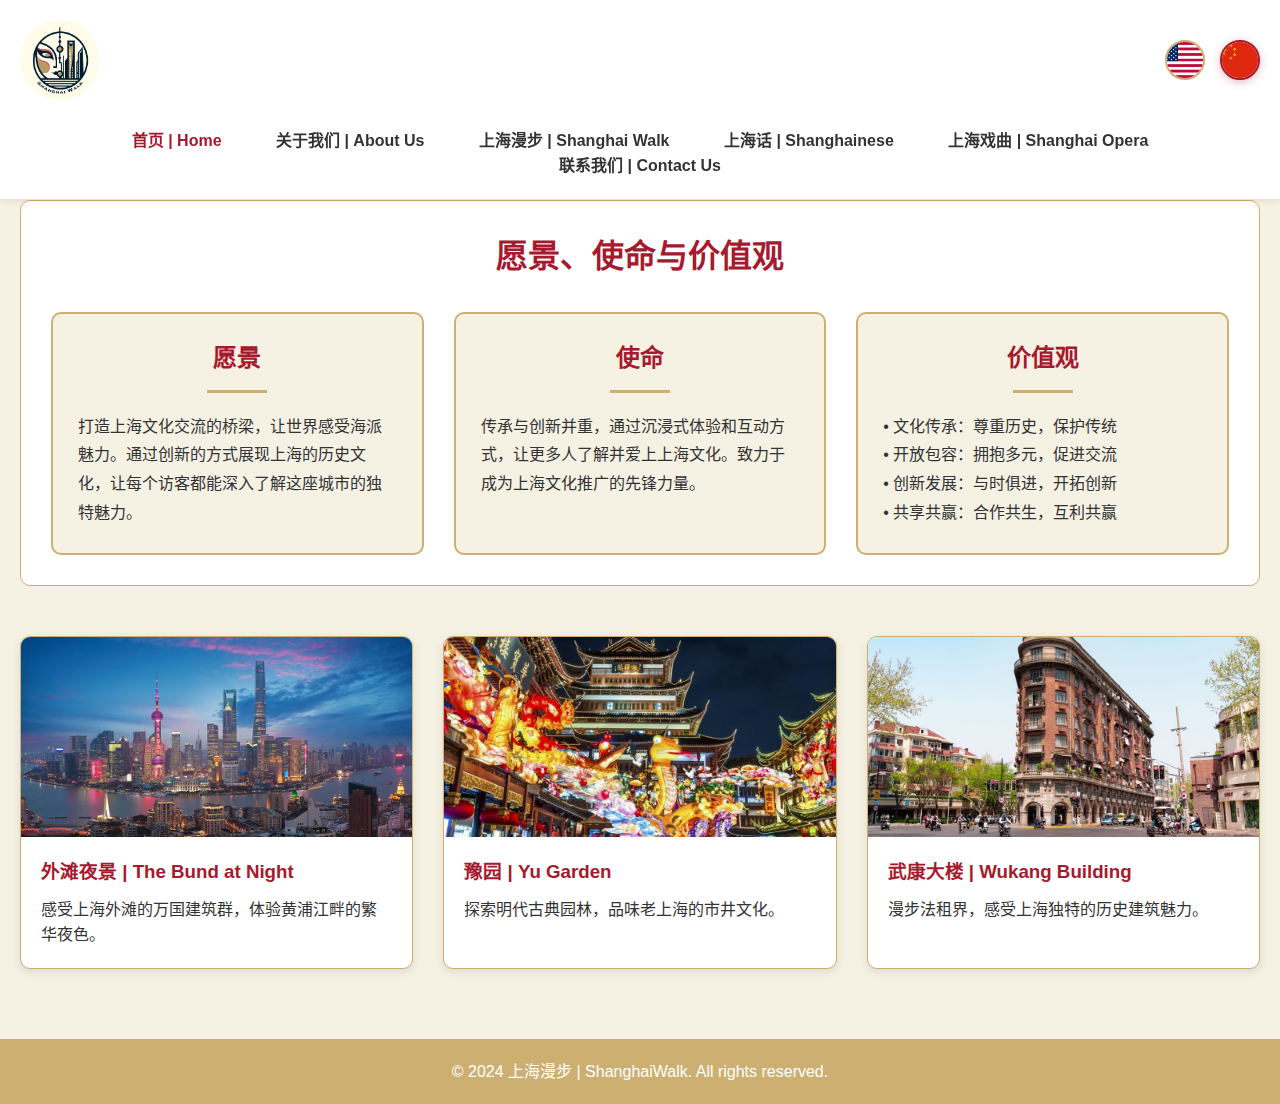
<file: ShanghaiWalk Website/html/index.html>
<!DOCTYPE html>
<html lang="zh-CN">
<head>
    <meta charset="UTF-8">
    <meta name="viewport" content="width=device-width, initial-scale=1.0">
    <title>上海漫步 | ShanghaiWalk</title>
    <link rel="stylesheet" href="../css/style.css">
</head>
<body>
    <header>
        <div class="logo">
            <img src="../images/shanghaiwalk-logo.png" alt="Logo" class="logo-img">
        </div>
        
        <div class="language-toggle">
            <button id="en-btn" class="lang-btn"><img src="../images/US-flag.png" alt="English"></button>
            <button id="zh-btn" class="lang-btn"><img src="../images/China-flag.png" alt="中文"></button>
        </div>

        <nav>
            <ul>
                <li><a href="index.html" class="active">首页 | Home</a></li>
                <li><a href="about.html">关于我们 | About Us</a></li>
                <li><a href="shanghai-walk.html">上海漫步 | Shanghai Walk</a></li>
                <li><a href="shanghainese.html">上海话 | Shanghainese</a></li>
                <li><a href="shanghai-opera.html">上海戏曲 | Shanghai Opera</a></li>
                <li><a href="contact.html">联系我们 | Contact Us</a></li>
            </ul>
        </nav>
    </header>

    <div class="floating-nav">
        <div class="float-left">
            <img src="../images/shanghaiwalk-logo.png" alt="Mini Logo" class="mini-logo">
        </div>
        <div class="float-center">
            <button class="more-actions">
                <span class="zh">更多选项</span>
                <span class="en">More Actions</span>
                <i class="arrow-down"></i>
            </button>
            <div class="dropdown-menu">
                <a href="index.html" class="active"><span class="zh">首页</span><span class="en">Home</span></a>
                <a href="about.html"><span class="zh">关于我们</span><span class="en">About Us</span></a>
                <a href="shanghai-walk.html"><span class="zh">上海漫步</span><span class="en">Shanghai Walk</span></a>
                <a href="shanghainese.html"><span class="zh">上海话</span><span class="en">Shanghainese</span></a>
                <a href="shanghai-opera.html"><span class="zh">上海戏曲</span><span class="en">Shanghai Opera</span></a>
                <a href="contact.html"><span class="zh">联系我们</span><span class="en">Contact Us</span></a>
            </div>
        </div>
        <div class="float-right">
            <div class="float-language-toggle">
                <button id="float-en-btn" class="lang-btn"><img src="../images/US-flag.png" alt="English"></button>
                <button id="float-zh-btn" class="lang-btn"><img src="../images/China-flag.png" alt="中文"></button>
            </div>
        </div>
    </div>

    <main>
        <section class="vision-mission">
            <h2><span class="zh">愿景、使命与价值观</span><span class="en">Vision, Mission & Values</span></h2>
            <div class="values-container">
                <div class="value-box vision">
                    <h3><span class="zh">愿景</span><span class="en">Vision</span></h3>
                    <div class="content">
                        <p class="zh">打造上海文化交流的桥梁，让世界感受海派魅力。通过创新的方式展现上海的历史文化，让每个访客都能深入了解这座城市的独特魅力。</p>
                        <p class="en">Building cultural bridges for Shanghai, connecting its charm with the world. Showcasing Shanghai's history and culture through innovative approaches, enabling every visitor to deeply understand the city's unique appeal.</p>
                    </div>
                </div>

                <div class="value-box mission">
                    <h3><span class="zh">使命</span><span class="en">Mission</span></h3>
                    <div class="content">
                        <p class="zh">传承与创新并重，通过沉浸式体验和互动方式，让更多人了解并爱上上海文化。致力于成为上海文化推广的先锋力量。</p>
                        <p class="en">Balancing tradition with innovation, promoting Shanghai's culture through immersive experiences and interactive approaches. Committed to being a pioneering force in promoting Shanghai's cultural heritage.</p>
                    </div>
                </div>

                <div class="value-box values">
                    <h3><span class="zh">价值观</span><span class="en">Values</span></h3>
                    <div class="content">
                        <p class="zh">• 文化传承：尊重历史，保护传统<br>• 开放包容：拥抱多元，促进交流<br>• 创新发展：与时俱进，开拓创新<br>• 共享共赢：合作共生，互利共赢</p>
                        <p class="en">• Cultural Heritage: Respect history, preserve traditions<br>• Inclusiveness: Embrace diversity, promote exchange<br>• Innovation: Keep pace with times, pioneer new approaches<br>• Shared Success: Collaborate and grow together</p>
                    </div>
                </div>
            </div>
        </section>

        <section class="content-blocks">
            <div class="block">
                <div class="image-container">
                    <img src="../images/the-bund-night.jpg" alt="The Bund at Night" loading="lazy">
                </div>
                <div class="text-content">
                    <h3>外滩夜景 | The Bund at Night</h3>
                    <p class="zh">感受上海外滩的万国建筑群，体验黄浦江畔的繁华夜色。</p>
                    <p class="en">Experience the international architecture of the Bund and the vibrant night view along the Huangpu River.</p>
                </div>
            </div>

            <div class="block">
                <div class="image-container">
                    <img src="../images/yu-garden-night.jpg" alt="Yu Garden" loading="lazy">
                </div>
                <div class="text-content">
                    <h3>豫园 | Yu Garden</h3>
                    <p class="zh">探索明代古典园林，品味老上海的市井文化。</p>
                    <p class="en">Explore the Ming Dynasty classical garden and taste the local culture of old Shanghai.</p>
                </div>
            </div>

            <div class="block">
                <div class="image-container">
                    <img src="../images/wukang-building-morning.jpg" alt="Wukang Building" loading="lazy">
                </div>
                <div class="text-content">
                    <h3>武康大楼 | Wukang Building</h3>
                    <p class="zh">漫步法租界，感受上海独特的历史建筑魅力。</p>
                    <p class="en">Walk through the French Concession and experience Shanghai's unique architectural charm.</p>
                </div>
            </div>
        </section>
    </main>

    <footer>
        <p>&copy; 2024 上海漫步 | ShanghaiWalk. All rights reserved.</p>
    </footer>

    <script src="../js/main.js"></script>
    <script src="../js/timeline.js"></script>
</body>
</html>
</file>
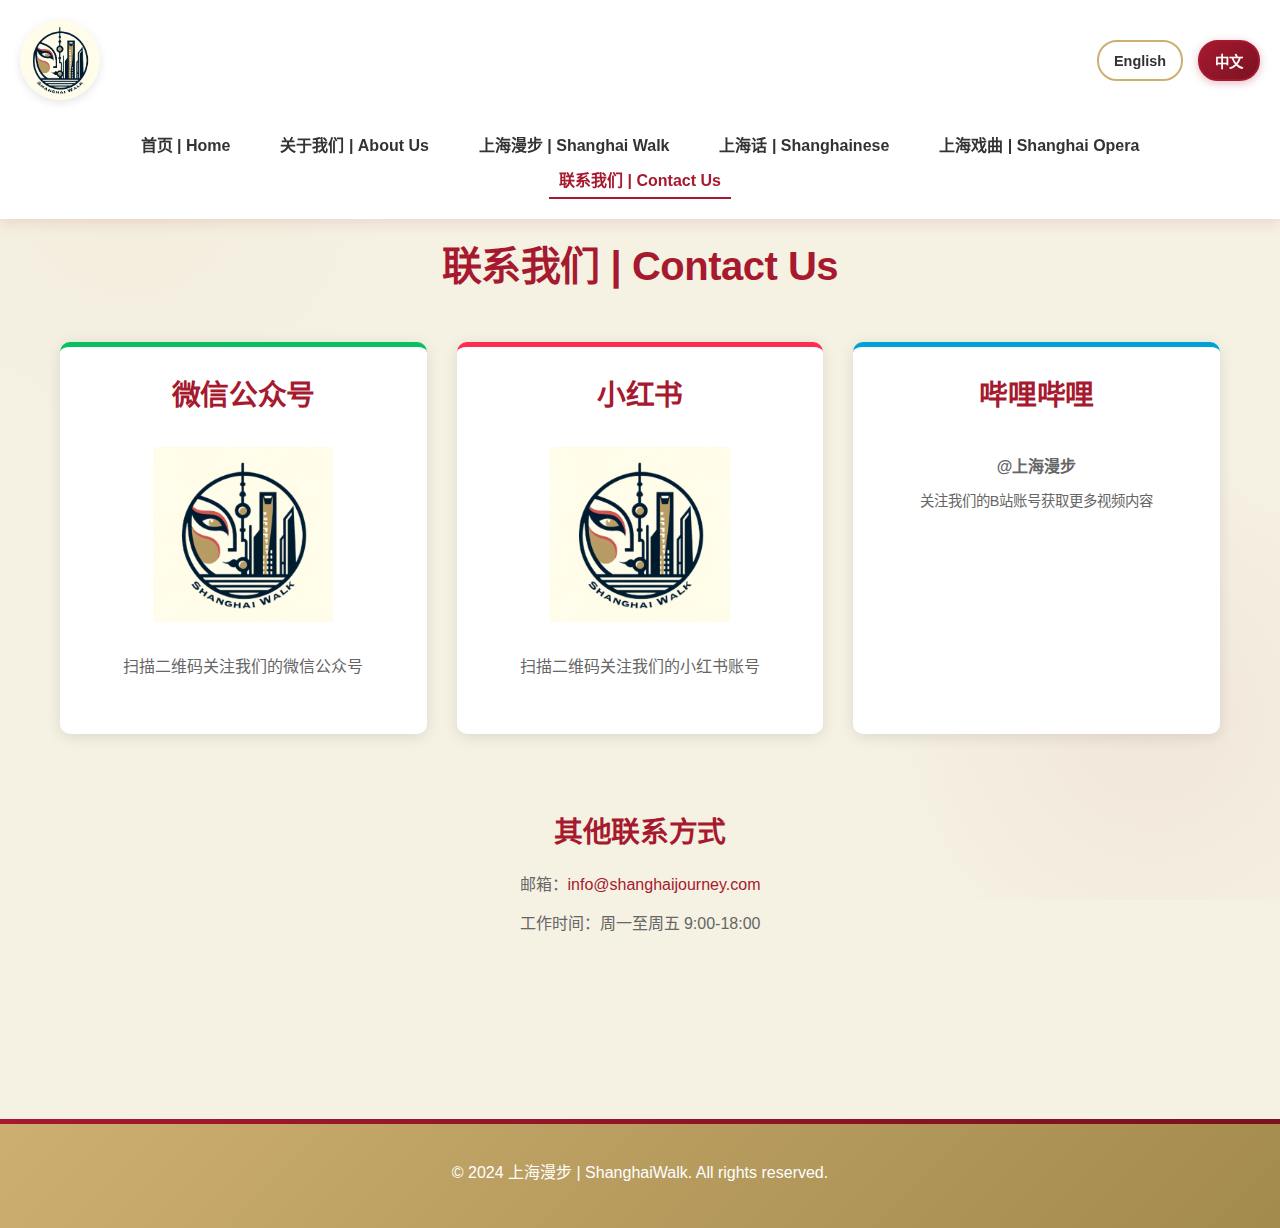
<file: contact.html>
<!DOCTYPE html>
<html lang="zh-CN">
<head>
    <meta charset="UTF-8">
    <meta name="viewport" content="width=device-width, initial-scale=1.0">
    <meta name="description" content="Contact ShanghaiWalk for inquiries about Shanghai cultural tours and experiences">
    <meta name="keywords" content="Shanghai, contact, WeChat, Xiaohongshu, Bilibili, social media">
    <title>联系我们 | Contact Us - 上海漫步</title>
    <link rel="stylesheet" href="base.css">
    <link rel="stylesheet" href="components.css">
    <link rel="stylesheet" href="pages.css">
    <link rel="stylesheet" href="animations.css">
    <!-- Ensure proper rendering and touch zooming -->
    <meta http-equiv="X-UA-Compatible" content="IE=edge">
    <!-- Font Awesome for icons -->
    <link rel="stylesheet" href="https://cdnjs.cloudflare.com/ajax/libs/font-awesome/6.4.0/css/all.min.css">
</head>
<body>
    <!-- Header Section with Navigation -->
    <header role="banner">
        <div class="logo">
            <img src="./images/shanghaiwalk-logo.png" alt="ShanghaiWalk Logo" class="logo-img">
        </div>
        
        <div class="language-toggle" aria-label="Language Selection">
            <button id="en-btn" class="lang-btn" aria-label="Switch to English">English</button>
            <button id="zh-btn" class="lang-btn" aria-label="Switch to Chinese">中文</button>
        </div>

        <nav role="navigation" aria-label="Main Navigation">
            <ul>
                <li><a href="index.html">首页 | Home</a></li>
                <li><a href="about.html">关于我们 | About Us</a></li>
                <li><a href="shanghai-walk.html">上海漫步 | Shanghai Walk</a></li>
                <li><a href="shanghainese.html">上海话 | Shanghainese</a></li>
                <li><a href="shanghai-opera.html">上海戏曲 | Shanghai Opera</a></li>
                <li><a href="contact.html" class="active" aria-current="page">联系我们 | Contact Us</a></li>
            </ul>
        </nav>
    </header>

    <!-- Floating Navigation for Mobile and Scroll -->
    <div class="floating-nav" aria-label="Floating Navigation">
        <div class="float-left">
            <img src="./images/shanghaiwalk-logo.png" alt="Mini Logo" class="mini-logo">
        </div>
        <div class="float-center">
            <button class="more-actions" aria-expanded="false" aria-controls="dropdown-menu">
                <span class="zh">更多选项</span>
                <span class="en">More Actions</span>
                <i class="arrow-down" aria-hidden="true"></i>
            </button>
            <div class="dropdown-menu" id="dropdown-menu">
                <a href="index.html"><span class="zh">首页</span><span class="en">Home</span></a>
                <a href="about.html"><span class="zh">关于我们</span><span class="en">About Us</span></a>
                <a href="shanghai-walk.html"><span class="zh">上海漫步</span><span class="en">Shanghai Walk</span></a>
                <a href="shanghainese.html"><span class="zh">上海话</span><span class="en">Shanghainese</span></a>
                <a href="shanghai-opera.html"><span class="zh">上海戏曲</span><span class="en">Shanghai Opera</span></a>
                <a href="contact.html" class="active" aria-current="page"><span class="zh">联系我们</span><span class="en">Contact Us</span></a>
            </div>
        </div>
        <div class="float-right">
            <div class="float-language-toggle" aria-label="Language Selection">
                <button id="float-en-btn" class="lang-btn" aria-label="Switch to English">English</button>
                <button id="float-zh-btn" class="lang-btn" aria-label="Switch to Chinese">中文</button>
            </div>
        </div>
    </div>

    <!-- Main Content Area -->
    <main role="main">
        <section class="contact-section" aria-labelledby="contact-heading">
            <h1 id="contact-heading">联系我们 | Contact Us</h1>
            
            <!-- Social Media Grid -->
            <div class="social-media-grid">
                <!-- WeChat Card -->
                <article class="social-card wechat">
                    <div class="zh">
                        <h2>微信公众号</h2>
                        <div class="qr-code">
                            <img src="./images/shanghaiwalk-logo.png" alt="微信公众号二维码 - 扫描关注上海漫步" class="qr-image">
                        </div>
                        <p>扫描二维码关注我们的微信公众号</p>
                    </div>
                    <div class="en">
                        <h2>WeChat Official Account</h2>
                        <div class="qr-code">
                            <img src="./images/shanghaiwalk-logo.png" alt="WeChat QR Code - Scan to follow ShanghaiWalk" class="qr-image">
                        </div>
                        <p>Scan the QR code to follow our WeChat official account</p>
                    </div>
                </article>

                <!-- Xiaohongshu Card -->
                <article class="social-card xiaohongshu">
                    <div class="zh">
                        <h2>小红书</h2>
                        <div class="qr-code">
                            <img src="./images/shanghaiwalk-logo.png" alt="小红书二维码 - 扫描关注上海漫步" class="qr-image">
                        </div>
                        <p>扫描二维码关注我们的小红书账号</p>
                    </div>
                    <div class="en">
                        <h2>Xiaohongshu</h2>
                        <div class="qr-code">
                            <img src="./images/shanghaiwalk-logo.png" alt="Xiaohongshu QR Code - Scan to follow ShanghaiWalk" class="qr-image">
                        </div>
                        <p>Scan the QR code to follow us on Xiaohongshu</p>
                    </div>
                </article>

                <!-- Bilibili Card -->
                <article class="social-card bilibili">
                    <div class="zh">
                        <h2>哔哩哔哩</h2>
                        <div class="bilibili-info">
                            <p class="username">@上海漫步</p>
                            <p class="description">关注我们的B站账号获取更多视频内容</p>
                        </div>
                    </div>
                    <div class="en">
                        <h2>Bilibili</h2>
                        <div class="bilibili-info">
                            <p class="username">@ShanghaiWalk</p>
                            <p class="description">Follow us on Bilibili for more video content</p>
                        </div>
                    </div>
                </article>
            </div>

            <!-- Contact Information -->
            <div class="contact-info">
                <div class="zh">
                    <h2>其他联系方式</h2>
                    <p>邮箱：<a href="mailto:info@shanghaijourney.com">info@shanghaijourney.com</a></p>
                    <p>工作时间：周一至周五 9:00-18:00</p>
                </div>
                <div class="en">
                    <h2>Other Contact Information</h2>
                    <p>Email: <a href="mailto:info@shanghaijourney.com">info@shanghaijourney.com</a></p>
                    <p>Working Hours: Monday-Friday 9:00-18:00</p>
                </div>
            </div>
        </section>
    </main>

    <!-- Footer Section -->
    <footer role="contentinfo">
        <p>&copy; 2024 上海漫步 | ShanghaiWalk. All rights reserved.</p>
    </footer>

    <!-- JavaScript Files -->
    <script src="main.js"></script>
    <script src="scroll-effects.js"></script>
</body>
</html>
</file>
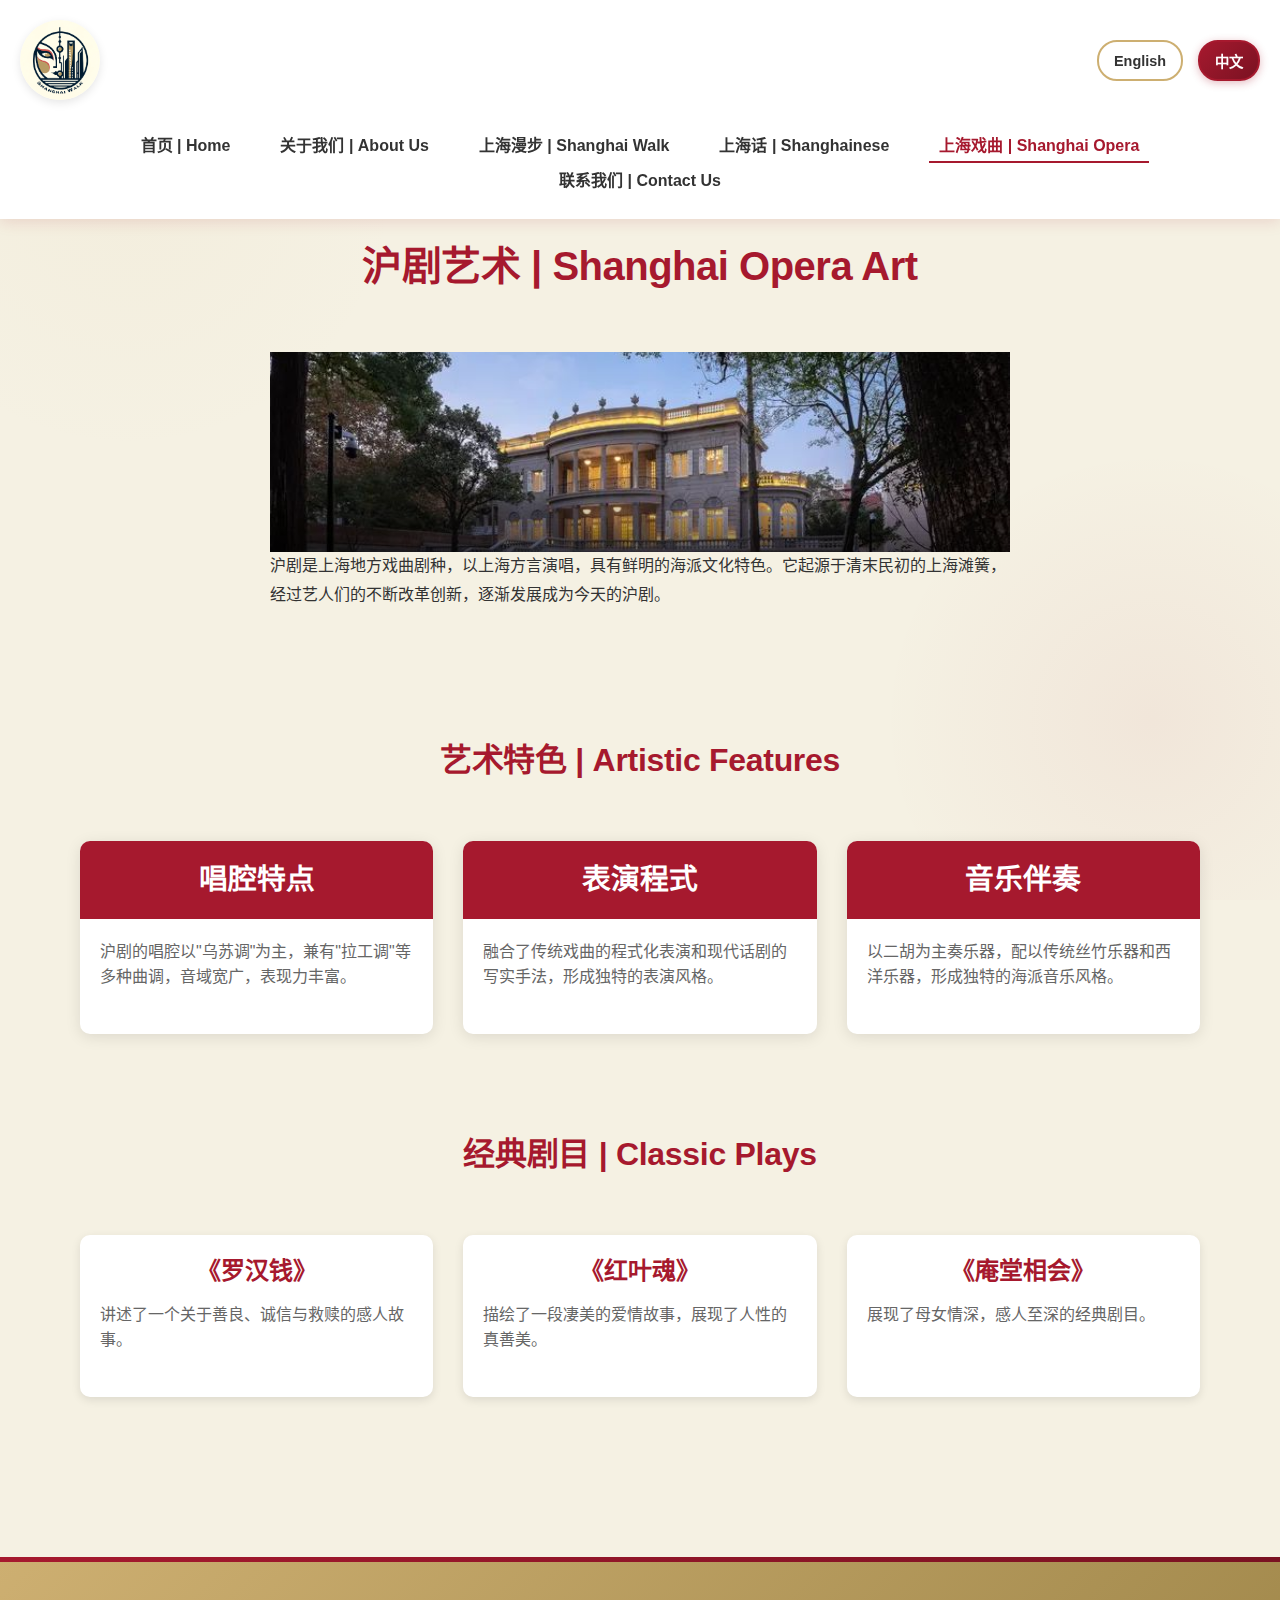
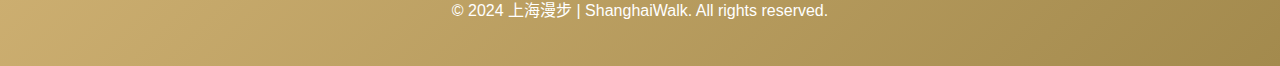
<file: shanghai-opera.html>
<!DOCTYPE html>
<html lang="zh-CN">
<head>
    <meta charset="UTF-8">
    <meta name="viewport" content="width=device-width, initial-scale=1.0">
    <meta name="description" content="Discover Shanghai Opera art, its features, and classic plays">
    <meta name="keywords" content="Shanghai, opera, art, culture, traditional, performance, plays">
    <title>上海戏曲 | Shanghai Opera - 上海漫步</title>
    <link rel="stylesheet" href="base.css">
    <link rel="stylesheet" href="components.css">
    <link rel="stylesheet" href="pages.css">
    <link rel="stylesheet" href="animations.css">
    <!-- Ensure proper rendering and touch zooming -->
    <meta http-equiv="X-UA-Compatible" content="IE=edge">
    <!-- Font Awesome for icons -->
    <link rel="stylesheet" href="https://cdnjs.cloudflare.com/ajax/libs/font-awesome/6.4.0/css/all.min.css">
</head>
<body>
    <!-- Header Section with Navigation -->
    <header role="banner">
        <div class="logo">
            <img src="./images/shanghaiwalk-logo.png" alt="ShanghaiWalk Logo" class="logo-img">
        </div>
        
        <div class="language-toggle" aria-label="Language Selection">
            <button id="en-btn" class="lang-btn" aria-label="Switch to English">English</button>
            <button id="zh-btn" class="lang-btn" aria-label="Switch to Chinese">中文</button>
        </div>

        <nav role="navigation" aria-label="Main Navigation">
            <ul>
                <li><a href="index.html">首页 | Home</a></li>
                <li><a href="about.html">关于我们 | About Us</a></li>
                <li><a href="shanghai-walk.html">上海漫步 | Shanghai Walk</a></li>
                <li><a href="shanghainese.html">上海话 | Shanghainese</a></li>
                <li><a href="shanghai-opera.html" class="active" aria-current="page">上海戏曲 | Shanghai Opera</a></li>
                <li><a href="contact.html">联系我们 | Contact Us</a></li>
            </ul>
        </nav>
    </header>

    <!-- Floating Navigation for Mobile and Scroll -->
    <div class="floating-nav" aria-label="Floating Navigation">
        <div class="float-left">
            <img src="./images/shanghaiwalk-logo.png" alt="Mini Logo" class="mini-logo">
        </div>
        <div class="float-center">
            <button class="more-actions" aria-expanded="false" aria-controls="dropdown-menu">
                <span class="zh">更多选项</span>
                <span class="en">More Actions</span>
                <i class="arrow-down" aria-hidden="true"></i>
            </button>
            <div class="dropdown-menu" id="dropdown-menu">
                <a href="index.html"><span class="zh">首页</span><span class="en">Home</span></a>
                <a href="about.html"><span class="zh">关于我们</span><span class="en">About Us</span></a>
                <a href="shanghai-walk.html"><span class="zh">上海漫步</span><span class="en">Shanghai Walk</span></a>
                <a href="shanghainese.html"><span class="zh">上海话</span><span class="en">Shanghainese</span></a>
                <a href="shanghai-opera.html" class="active" aria-current="page"><span class="zh">上海戏曲</span><span class="en">Shanghai Opera</span></a>
                <a href="contact.html"><span class="zh">联系我们</span><span class="en">Contact Us</span></a>
            </div>
        </div>
        <div class="float-right">
            <div class="float-language-toggle" aria-label="Language Selection">
                <button id="float-en-btn" class="lang-btn" aria-label="Switch to English">English</button>
                <button id="float-zh-btn" class="lang-btn" aria-label="Switch to Chinese">中文</button>
            </div>
        </div>
    </div>

    <!-- Main Content Area -->
    <main role="main">
        <!-- Opera Introduction Section -->
        <section class="opera-intro" aria-labelledby="opera-heading">
            <h1 id="opera-heading">沪剧艺术 | Shanghai Opera Art</h1>
            
            <div class="intro-content">
                <div class="image-container">
                    <img src="./images/shanghai-baigongguan.jpg" alt="Shanghai Opera House - Traditional performance venue" loading="lazy">
                </div>
                <div class="zh">
                    <p>沪剧是上海地方戏曲剧种，以上海方言演唱，具有鲜明的海派文化特色。它起源于清末民初的上海滩簧，经过艺人们的不断改革创新，逐渐发展成为今天的沪剧。</p>
                </div>
                <div class="en">
                    <p>Shanghai Opera is a local opera genre performed in Shanghai dialect, featuring distinctive Haipai cultural characteristics. It originated from Shanghai Tanhuang in the late Qing and early Republican period, and gradually evolved into today's form through continuous innovation by artists.</p>
                </div>
            </div>
        </section>

        <!-- Opera Features Section -->
        <section class="opera-features" aria-labelledby="features-heading">
            <h2 id="features-heading">艺术特色 | Artistic Features</h2>
            
            <div class="features-grid">
                <!-- Singing Style Feature -->
                <article class="feature-card">
                    <div class="zh">
                        <h3>唱腔特点</h3>
                        <p>沪剧的唱腔以"乌苏调"为主，兼有"拉工调"等多种曲调，音域宽广，表现力丰富。</p>
                    </div>
                    <div class="en">
                        <h3>Singing Style</h3>
                        <p>Shanghai Opera's singing is primarily based on "Wusu Tune" and includes various styles like "Lagong Tune", featuring a wide vocal range and rich expressiveness.</p>
                    </div>
                </article>

                <!-- Performance Style Feature -->
                <article class="feature-card">
                    <div class="zh">
                        <h3>表演程式</h3>
                        <p>融合了传统戏曲的程式化表演和现代话剧的写实手法，形成独特的表演风格。</p>
                    </div>
                    <div class="en">
                        <h3>Performance Style</h3>
                        <p>Combines traditional opera's stylized performance with modern drama's realism, creating a unique performance style.</p>
                    </div>
                </article>

                <!-- Musical Accompaniment Feature -->
                <article class="feature-card">
                    <div class="zh">
                        <h3>音乐伴奏</h3>
                        <p>以二胡为主奏乐器，配以传统丝竹乐器和西洋乐器，形成独特的海派音乐风格。</p>
                    </div>
                    <div class="en">
                        <h3>Musical Accompaniment</h3>
                        <p>Features Erhu as the main instrument, combined with traditional Chinese and Western instruments, creating a unique Haipai musical style.</p>
                    </div>
                </article>
            </div>
        </section>

        <!-- Classic Plays Section -->
        <section class="classic-plays" aria-labelledby="plays-heading">
            <h2 id="plays-heading">经典剧目 | Classic Plays</h2>
            
            <div class="plays-list">
                <!-- Luohan Coin Play -->
                <article class="play-item">
                    <div class="zh">
                        <h3>《罗汉钱》</h3>
                        <p>讲述了一个关于善良、诚信与救赎的感人故事。</p>
                    </div>
                    <div class="en">
                        <h3>"Luohan Coin"</h3>
                        <p>A touching story about kindness, honesty, and redemption.</p>
                    </div>
                </article>

                <!-- Soul of Red Leaves Play -->
                <article class="play-item">
                    <div class="zh">
                        <h3>《红叶魂》</h3>
                        <p>描绘了一段凄美的爱情故事，展现了人性的真善美。</p>
                    </div>
                    <div class="en">
                        <h3>"Soul of Red Leaves"</h3>
                        <p>A poignant love story that showcases the beauty of human nature.</p>
                    </div>
                </article>

                <!-- Meeting at the Temple Play -->
                <article class="play-item">
                    <div class="zh">
                        <h3>《庵堂相会》</h3>
                        <p>展现了母女情深，感人至深的经典剧目。</p>
                    </div>
                    <div class="en">
                        <h3>"Meeting at the Temple"</h3>
                        <p>A classic play depicting the deep bond between mother and daughter.</p>
                    </div>
                </article>
            </div>
        </section>
    </main>

    <!-- Footer Section -->
    <footer role="contentinfo">
        <p>&copy; 2024 上海漫步 | ShanghaiWalk. All rights reserved.</p>
    </footer>

    <!-- JavaScript Files -->
    <script src="main.js"></script>
    <script src="scroll-effects.js"></script>
</body>
</html>
</file>
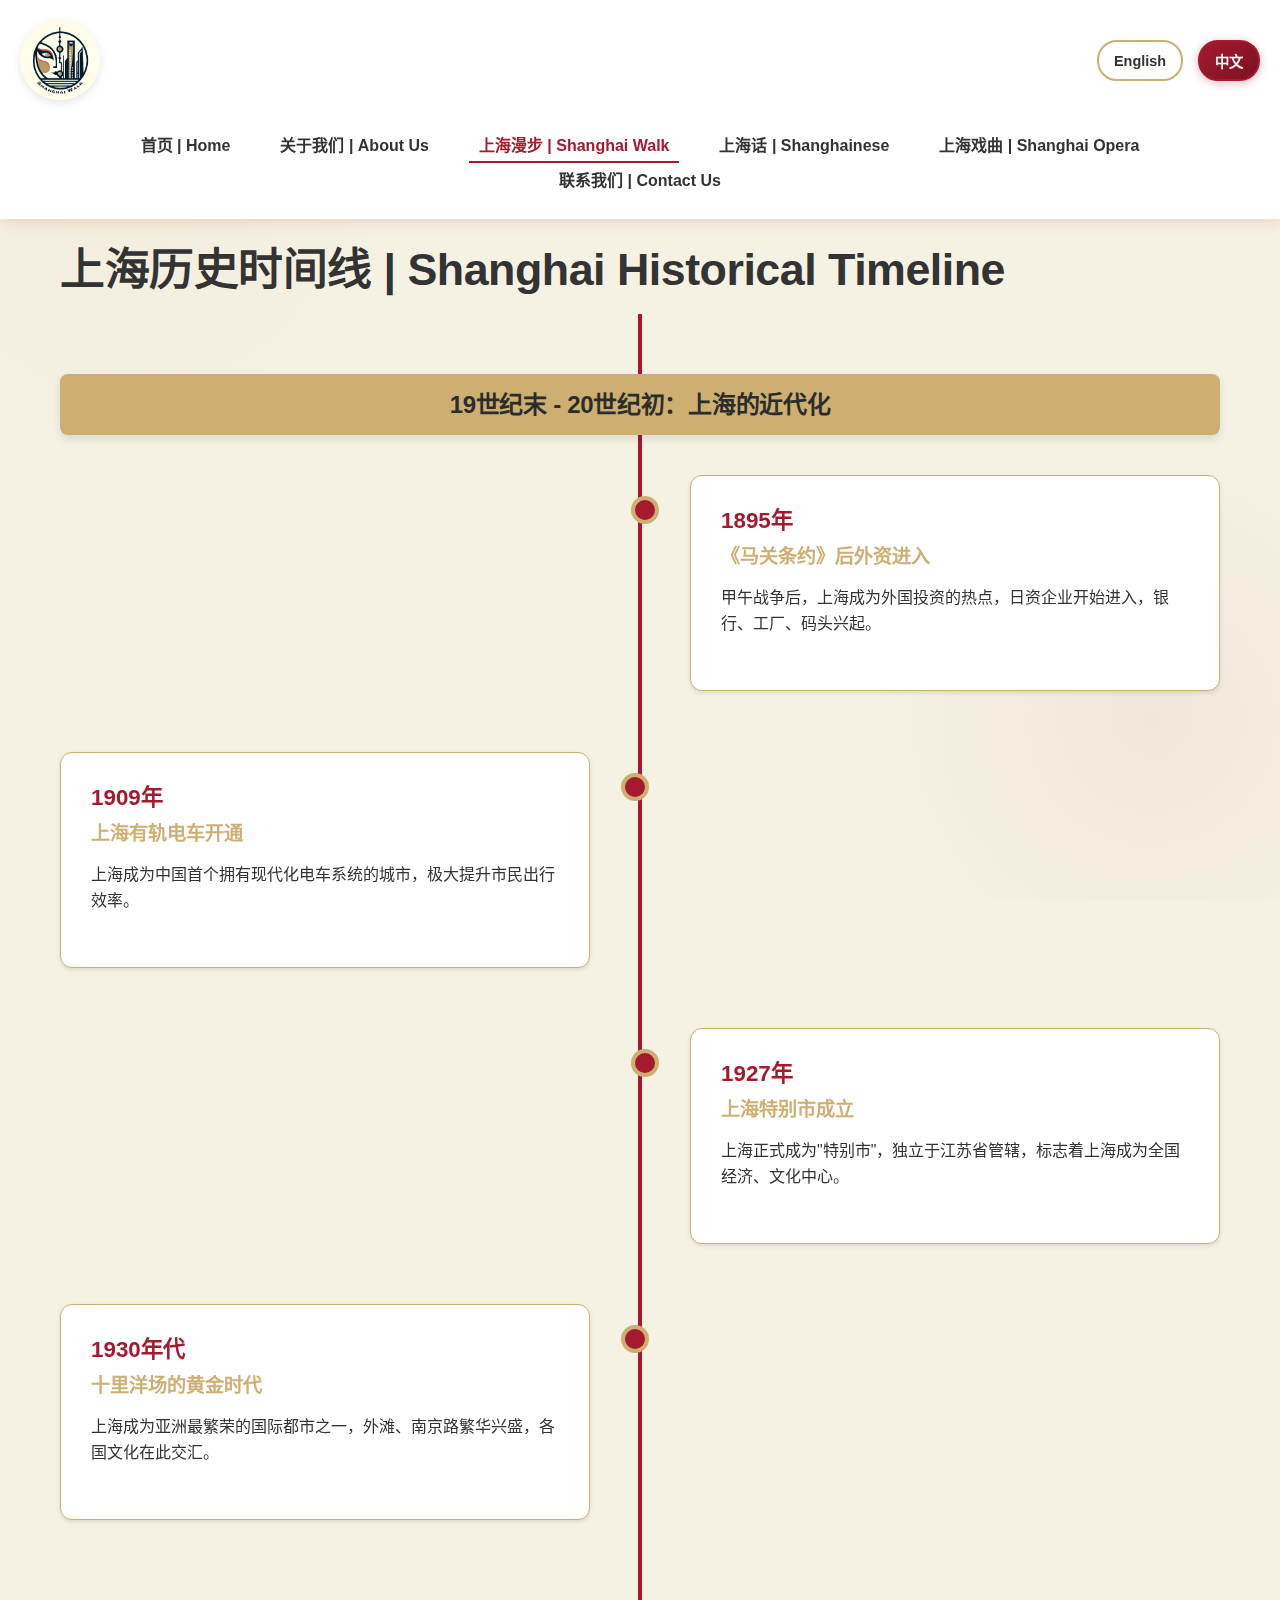
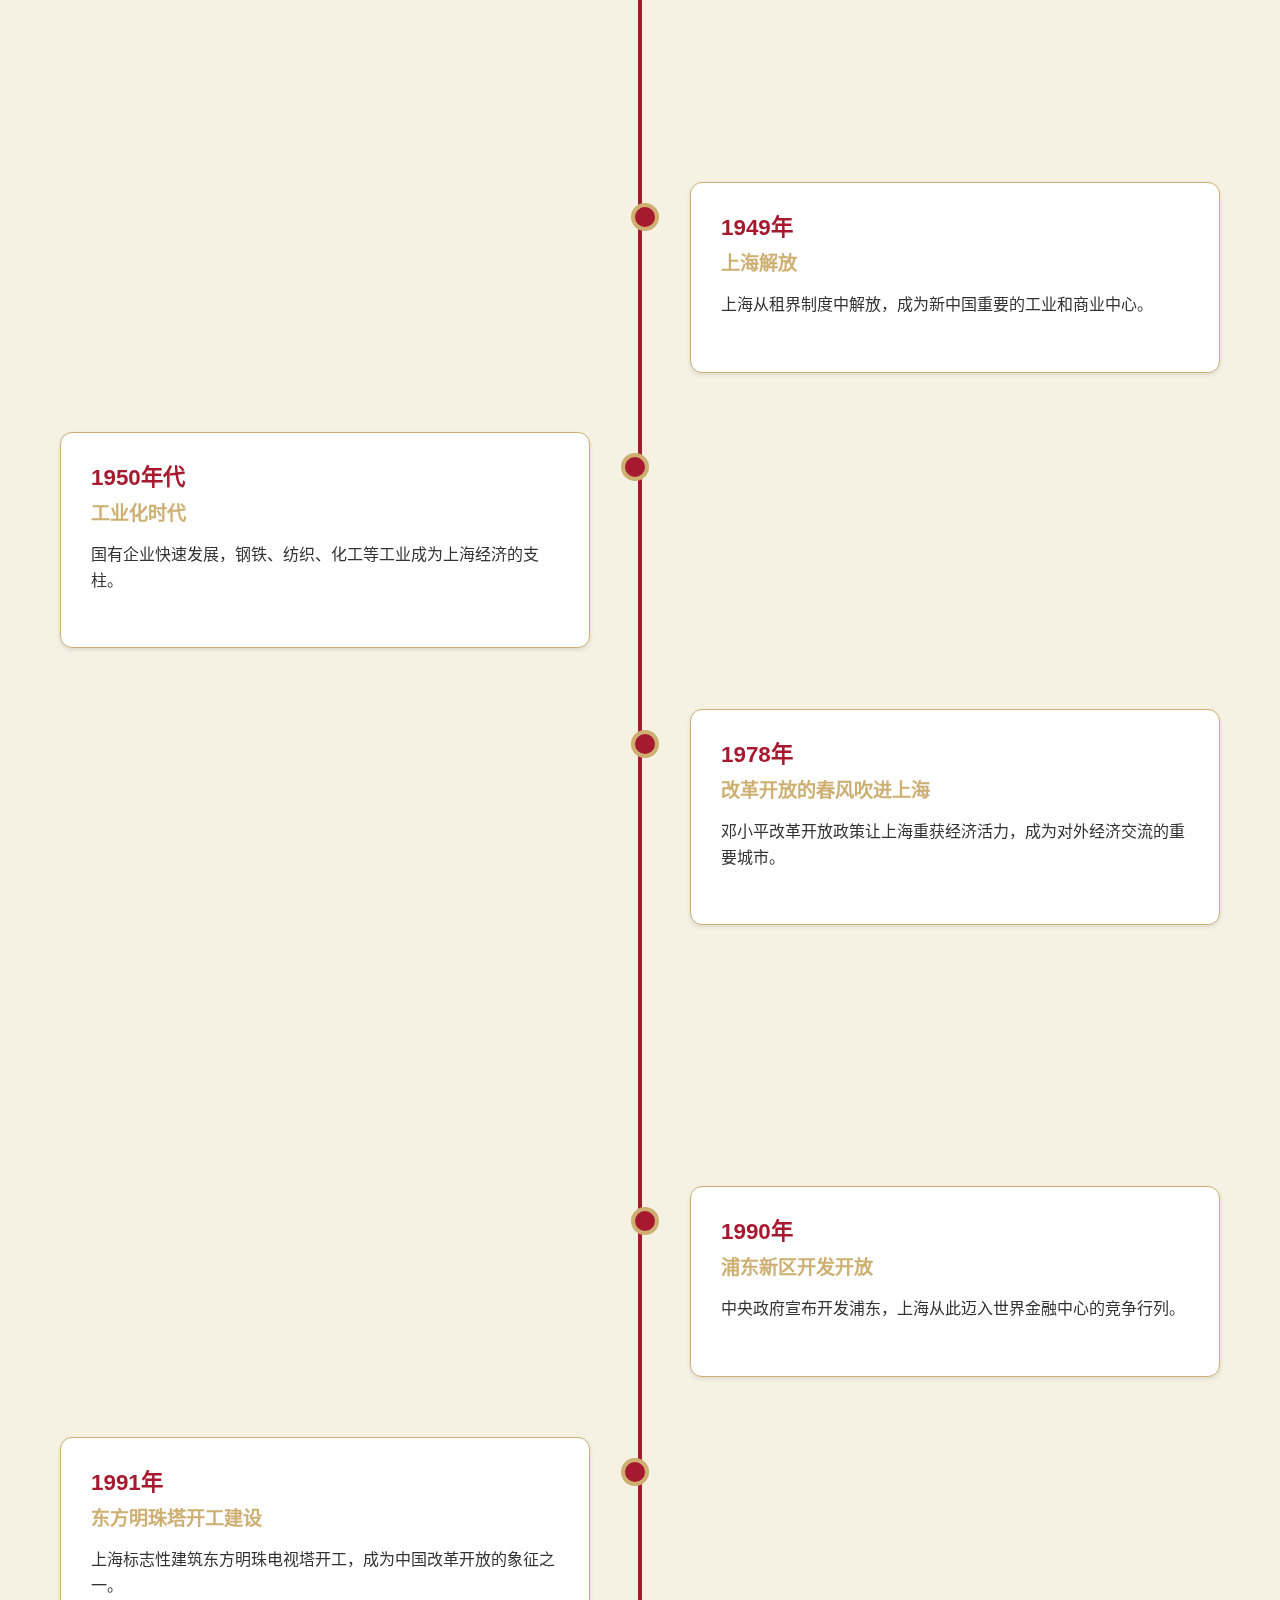
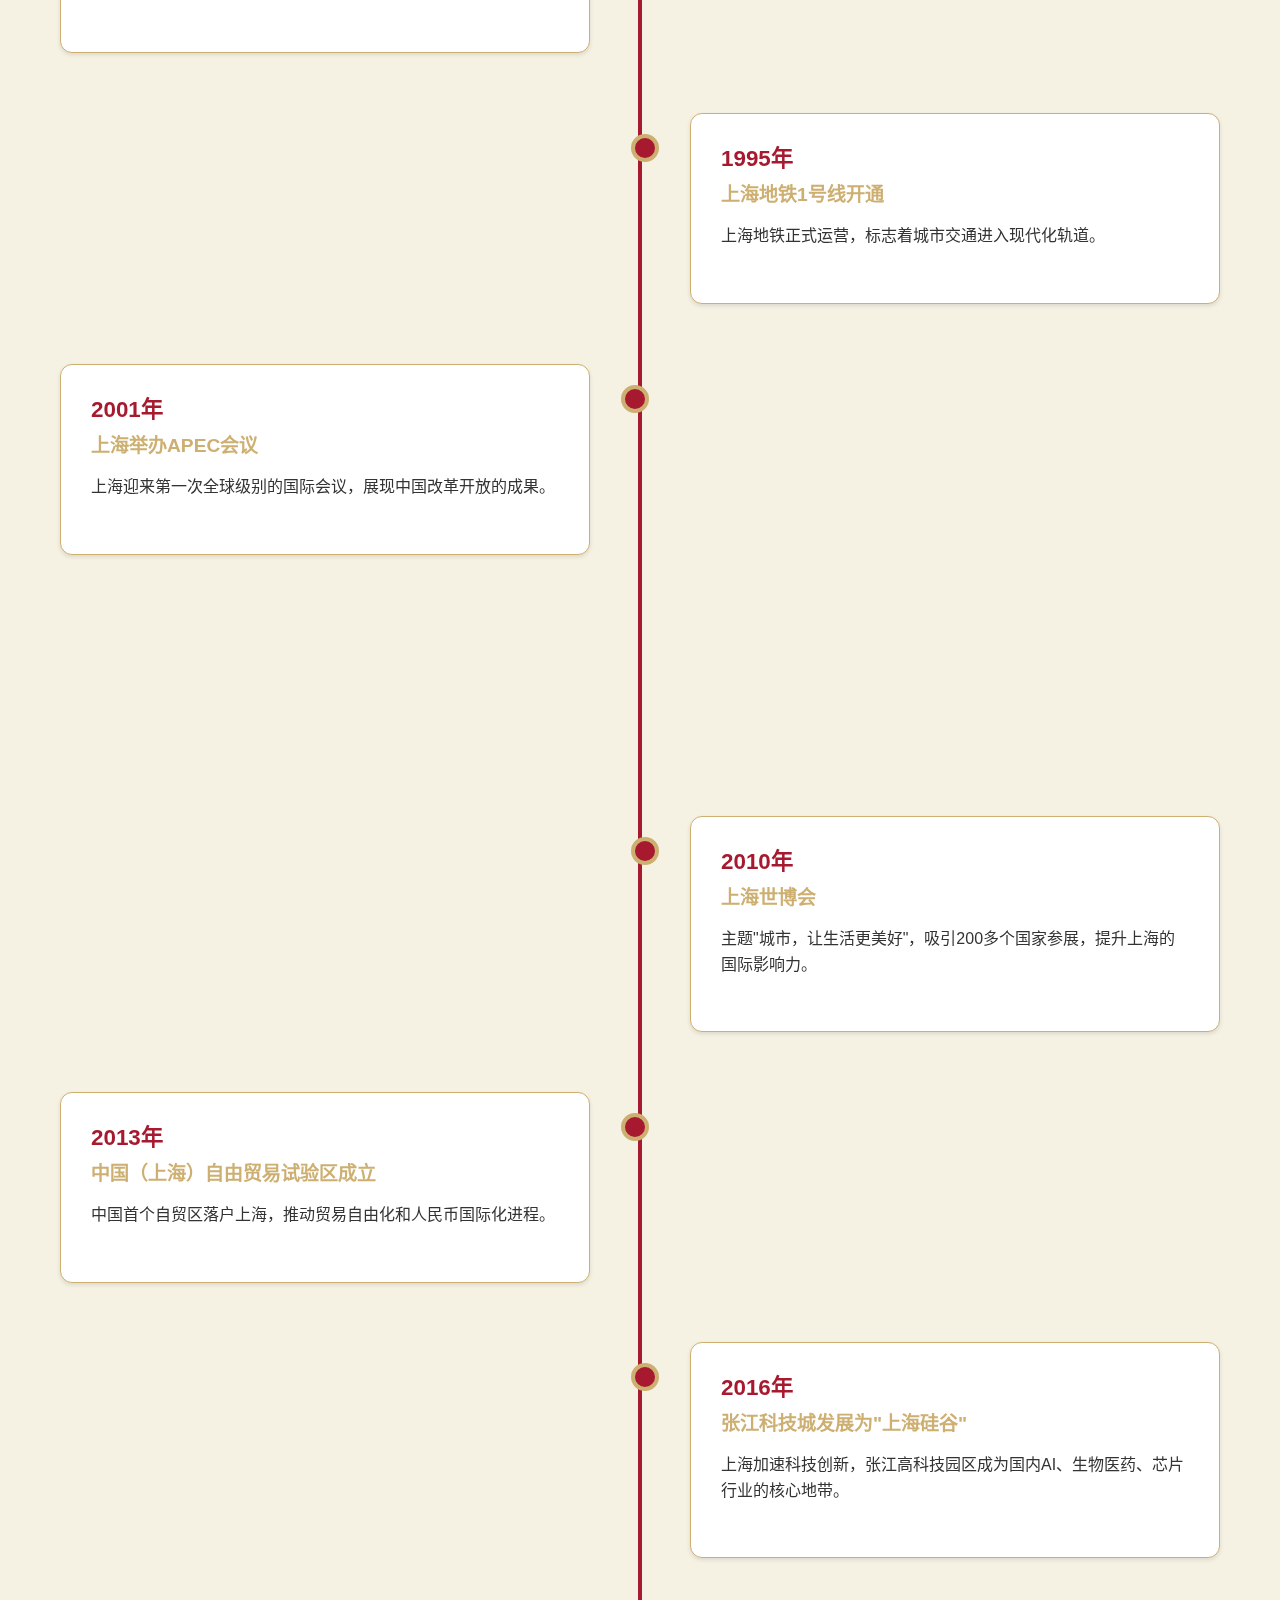
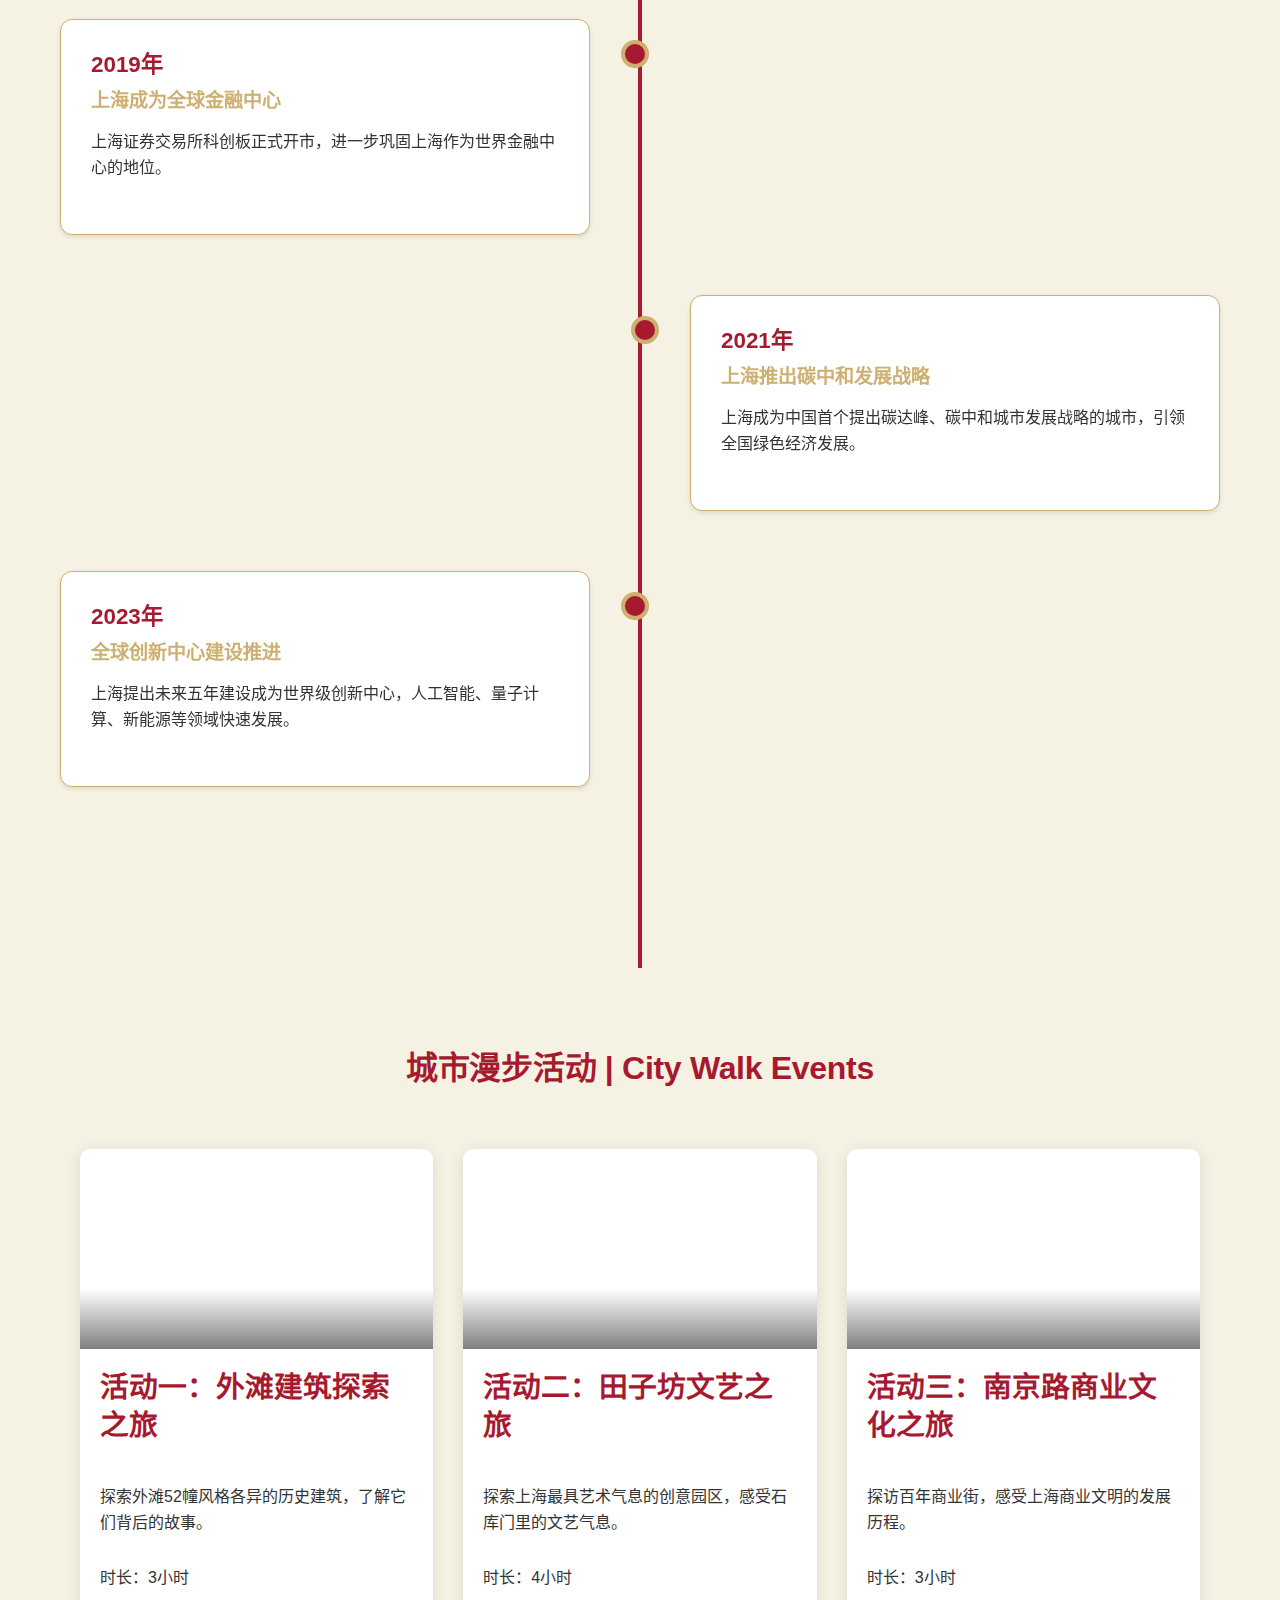
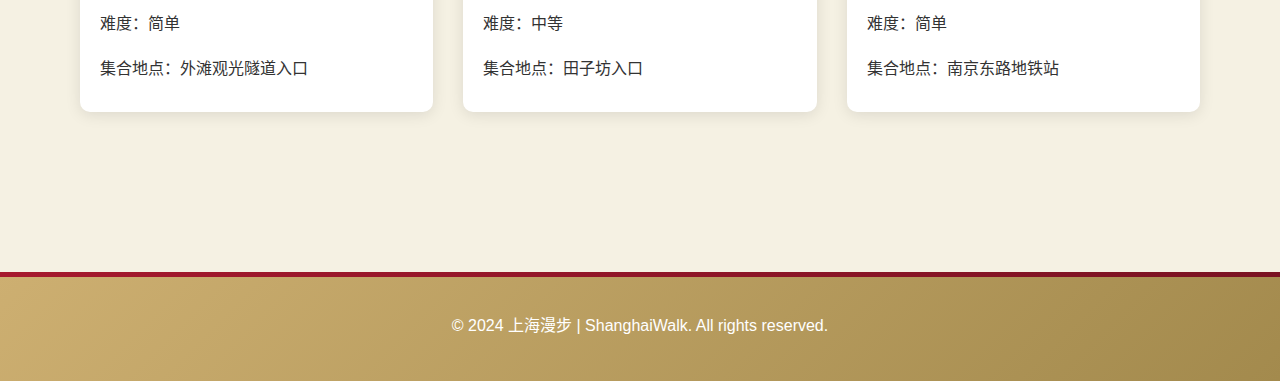
<file: shanghai-walk.html>
<!DOCTYPE html>
<html lang="zh-CN">
<head>
    <meta charset="UTF-8">
    <meta name="viewport" content="width=device-width, initial-scale=1.0">
    <meta name="description" content="Explore Shanghai's historical timeline and city walk events">
    <meta name="keywords" content="Shanghai, history, timeline, city walks, events, tours">
    <title>上海漫步 | Shanghai Walk - 上海漫步</title>
    <link rel="stylesheet" href="base.css">
    <link rel="stylesheet" href="components.css">
    <link rel="stylesheet" href="pages.css">
    <link rel="stylesheet" href="animations.css">
    <!-- Ensure proper rendering and touch zooming -->
    <meta http-equiv="X-UA-Compatible" content="IE=edge">
    <!-- Font Awesome for icons -->
    <link rel="stylesheet" href="https://cdnjs.cloudflare.com/ajax/libs/font-awesome/6.4.0/css/all.min.css">
</head>
<body>
    <!-- Header Section with Navigation -->
    <header role="banner">
        <div class="logo">
            <img src="./images/shanghaiwalk-logo.png" alt="ShanghaiWalk Logo" class="logo-img">
        </div>
        
        <div class="language-toggle" aria-label="Language Selection">
            <button id="en-btn" class="lang-btn" aria-label="Switch to English">English</button>
            <button id="zh-btn" class="lang-btn" aria-label="Switch to Chinese">中文</button>
        </div>

        <nav role="navigation" aria-label="Main Navigation">
            <ul>
                <li><a href="index.html">首页 | Home</a></li>
                <li><a href="about.html">关于我们 | About Us</a></li>
                <li><a href="shanghai-walk.html" class="active" aria-current="page">上海漫步 | Shanghai Walk</a></li>
                <li><a href="shanghainese.html">上海话 | Shanghainese</a></li>
                <li><a href="shanghai-opera.html">上海戏曲 | Shanghai Opera</a></li>
                <li><a href="contact.html">联系我们 | Contact Us</a></li>
            </ul>
        </nav>
    </header>

    <!-- Floating Navigation for Mobile and Scroll -->
    <div class="floating-nav" aria-label="Floating Navigation">
        <div class="float-left">
            <img src="./images/shanghaiwalk-logo.png" alt="Mini Logo" class="mini-logo">
        </div>
        <div class="float-center">
            <button class="more-actions" aria-expanded="false" aria-controls="dropdown-menu">
                <span class="zh">更多选项</span>
                <span class="en">More Actions</span>
                <i class="arrow-down" aria-hidden="true"></i>
            </button>
            <div class="dropdown-menu" id="dropdown-menu">
                <a href="index.html"><span class="zh">首页</span><span class="en">Home</span></a>
                <a href="about.html"><span class="zh">关于我们</span><span class="en">About Us</span></a>
                <a href="shanghai-walk.html" class="active" aria-current="page"><span class="zh">上海漫步</span><span class="en">Shanghai Walk</span></a>
                <a href="shanghainese.html"><span class="zh">上海话</span><span class="en">Shanghainese</span></a>
                <a href="shanghai-opera.html"><span class="zh">上海戏曲</span><span class="en">Shanghai Opera</span></a>
                <a href="contact.html"><span class="zh">联系我们</span><span class="en">Contact Us</span></a>
            </div>
        </div>
        <div class="float-right">
            <div class="float-language-toggle" aria-label="Language Selection">
                <button id="float-en-btn" class="lang-btn" aria-label="Switch to English">English</button>
                <button id="float-zh-btn" class="lang-btn" aria-label="Switch to Chinese">中文</button>
            </div>
        </div>
    </div>

    <!-- Main Content Area -->
    <main role="main">
        <!-- Timeline Section -->
        <section class="timeline-section" aria-labelledby="timeline-heading">
            <h1 id="timeline-heading">上海历史时间线 | Shanghai Historical Timeline</h1>
            
            <div class="timeline" role="list">
                <!-- Late 19th - Early 20th Century Era -->
                <div class="timeline-era">
                    <h2 class="era-title">
                        <span class="zh">19世纪末 - 20世纪初：上海的近代化</span>
                        <span class="en">Late 19th - Early 20th Century: Shanghai's Modernization</span>
                    </h2>

                    <!-- 1895 Timeline Item -->
                    <div class="timeline-item" role="listitem">
                        <div class="timeline-content zh">
                            <h3>1895年</h3>
                            <h4>《马关条约》后外资进入</h4>
                            <p>甲午战争后，上海成为外国投资的热点，日资企业开始进入，银行、工厂、码头兴起。</p>
                        </div>
                        <div class="timeline-content en">
                            <h3>1895</h3>
                            <h4>Foreign Investment After Treaty of Shimonoseki</h4>
                            <p>After the First Sino-Japanese War, Shanghai became a hotspot for foreign investment, with Japanese enterprises, banks, factories, and docks emerging.</p>
                        </div>
                        <div class="timeline-image"></div>
                    </div>

                    <!-- 1909 Timeline Item -->
                    <div class="timeline-item" role="listitem">
                        <div class="timeline-content zh">
                            <h3>1909年</h3>
                            <h4>上海有轨电车开通</h4>
                            <p>上海成为中国首个拥有现代化电车系统的城市，极大提升市民出行效率。</p>
                        </div>
                        <div class="timeline-content en">
                            <h3>1909</h3>
                            <h4>Shanghai Tram System Opens</h4>
                            <p>Shanghai became the first Chinese city with a modern tram system, greatly improving public transportation.</p>
                        </div>
                        <div class="timeline-image"></div>
                    </div>

                    <!-- 1927 Timeline Item -->
                    <div class="timeline-item" role="listitem">
                        <div class="timeline-content zh">
                            <h3>1927年</h3>
                            <h4>上海特别市成立</h4>
                            <p>上海正式成为"特别市"，独立于江苏省管辖，标志着上海成为全国经济、文化中心。</p>
                        </div>
                        <div class="timeline-content en">
                            <h3>1927</h3>
                            <h4>Establishment of Shanghai Special City</h4>
                            <p>Shanghai officially became a "Special City" independent from Jiangsu Province, marking its status as a national economic and cultural center.</p>
                        </div>
                        <div class="timeline-image"></div>
                    </div>

                    <!-- 1930s Timeline Item -->
                    <div class="timeline-item" role="listitem">
                        <div class="timeline-content zh">
                            <h3>1930年代</h3>
                            <h4>十里洋场的黄金时代</h4>
                            <p>上海成为亚洲最繁荣的国际都市之一，外滩、南京路繁华兴盛，各国文化在此交汇。</p>
                        </div>
                        <div class="timeline-content en">
                            <h3>1930s</h3>
                            <h4>The Golden Age of Shanghai</h4>
                            <p>Shanghai became one of Asia's most prosperous international cities, with the Bund and Nanjing Road flourishing as cultural melting pots.</p>
                        </div>
                        <div class="timeline-image"></div>
                    </div>
                </div>

                <!-- Mid-20th Century Era -->
                <div class="timeline-era">
                    <h2 class="era-title">
                        <span class="zh">20世纪中期 - 社会变革与新中国</span>
                        <span class="en">Mid-20th Century - Social Change and New China</span>
                    </h2>

                    <!-- 1949 Timeline Item -->
                    <div class="timeline-item" role="listitem">
                        <div class="timeline-content zh">
                            <h3>1949年</h3>
                            <h4>上海解放</h4>
                            <p>上海从租界制度中解放，成为新中国重要的工业和商业中心。</p>
                        </div>
                        <div class="timeline-content en">
                            <h3>1949</h3>
                            <h4>Liberation of Shanghai</h4>
                            <p>Shanghai was liberated from the concession system, becoming an important industrial and commercial center of New China.</p>
                        </div>
                        <div class="timeline-image"></div>
                    </div>

                    <!-- 1950s Timeline Item -->
                    <div class="timeline-item" role="listitem">
                        <div class="timeline-content zh">
                            <h3>1950年代</h3>
                            <h4>工业化时代</h4>
                            <p>国有企业快速发展，钢铁、纺织、化工等工业成为上海经济的支柱。</p>
                        </div>
                        <div class="timeline-content en">
                            <h3>1950s</h3>
                            <h4>Era of Industrialization</h4>
                            <p>State-owned enterprises rapidly developed, with steel, textile, and chemical industries becoming pillars of Shanghai's economy.</p>
                        </div>
                        <div class="timeline-image"></div>
                    </div>

                    <!-- 1978 Timeline Item -->
                    <div class="timeline-item" role="listitem">
                        <div class="timeline-content zh">
                            <h3>1978年</h3>
                            <h4>改革开放的春风吹进上海</h4>
                            <p>邓小平改革开放政策让上海重获经济活力，成为对外经济交流的重要城市。</p>
                        </div>
                        <div class="timeline-content en">
                            <h3>1978</h3>
                            <h4>Reform and Opening Up Reaches Shanghai</h4>
                            <p>Deng Xiaoping's Reform and Opening Up policy revitalized Shanghai's economy, making it a key city for international economic exchange.</p>
                        </div>
                        <div class="timeline-image"></div>
                    </div>
                </div>

                <!-- 1990s Era -->
                <div class="timeline-era">
                    <h2 class="era-title">
                        <span class="zh">1990年代 - 上海经济腾飞</span>
                        <span class="en">1990s - Shanghai's Economic Take-off</span>
                    </h2>

                    <!-- 1990 Timeline Item -->
                    <div class="timeline-item" role="listitem">
                        <div class="timeline-content zh">
                            <h3>1990年</h3>
                            <h4>浦东新区开发开放</h4>
                            <p>中央政府宣布开发浦东，上海从此迈入世界金融中心的竞争行列。</p>
                        </div>
                        <div class="timeline-content en">
                            <h3>1990</h3>
                            <h4>Development of Pudong New Area</h4>
                            <p>The central government announced the development of Pudong, marking Shanghai's entry into the competition of world financial centers.</p>
                        </div>
                        <div class="timeline-image"></div>
                    </div>

                    <!-- 1991 Timeline Item -->
                    <div class="timeline-item" role="listitem">
                        <div class="timeline-content zh">
                            <h3>1991年</h3>
                            <h4>东方明珠塔开工建设</h3>
                            <p>上海标志性建筑东方明珠电视塔开工，成为中国改革开放的象征之一。</p>
                        </div>
                        <div class="timeline-content en">
                            <h3>1991</h3>
                            <h4>Construction of Oriental Pearl Tower</h4>
                            <p>Construction began on Shanghai's iconic Oriental Pearl TV Tower, becoming a symbol of China's reform and opening up.</p>
                        </div>
                        <div class="timeline-image"></div>
                    </div>

                    <!-- 1995 Timeline Item -->
                    <div class="timeline-item" role="listitem">
                        <div class="timeline-content zh">
                            <h3>1995年</h3>
                            <h4>上海地铁1号线开通</h4>
                            <p>上海地铁正式运营，标志着城市交通进入现代化轨道。</p>
                        </div>
                        <div class="timeline-content en">
                            <h3>1995</h3>
                            <h4>Opening of Shanghai Metro Line 1</h4>
                            <p>Shanghai Metro began operations, marking the city's entry into modern rail transit.</p>
                        </div>
                        <div class="timeline-image"></div>
                    </div>

                    <!-- 2001 Timeline Item -->
                    <div class="timeline-item" role="listitem">
                        <div class="timeline-content zh">
                            <h3>2001年</h3>
                            <h4>上海举办APEC会议</h4>
                            <p>上海迎来第一次全球级别的国际会议，展现中国改革开放的成果。</p>
                        </div>
                        <div class="timeline-content en">
                            <h3>2001</h3>
                            <h4>Shanghai Hosts APEC Meeting</h4>
                            <p>Shanghai hosted its first global-level international conference, showcasing China's reform and opening up achievements.</p>
                        </div>
                        <div class="timeline-image"></div>
                    </div>
                </div>

                <!-- 21st Century Era -->
                <div class="timeline-era">
                    <h2 class="era-title">
                        <span class="zh">21世纪 - 全球化大都市</span>
                        <span class="en">21st Century - Global Metropolis</span>
                    </h2>

                    <!-- 2010 Timeline Item -->
                    <div class="timeline-item" role="listitem">
                        <div class="timeline-content zh">
                            <h3>2010年</h3>
                            <h4>上海世博会</h4>
                            <p>主题"城市，让生活更美好"，吸引200多个国家参展，提升上海的国际影响力。</p>
                        </div>
                        <div class="timeline-content en">
                            <h3>2010</h3>
                            <h4>Shanghai World Expo</h4>
                            <p>With the theme "Better City, Better Life," attracted over 200 participating countries, enhancing Shanghai's international influence.</p>
                        </div>
                        <div class="timeline-image"></div>
                    </div>

                    <!-- 2013 Timeline Item -->
                    <div class="timeline-item" role="listitem">
                        <div class="timeline-content zh">
                            <h3>2013年</h3>
                            <h4>中国（上海）自由贸易试验区成立</h4>
                            <p>中国首个自贸区落户上海，推动贸易自由化和人民币国际化进程。</p>
                        </div>
                        <div class="timeline-content en">
                            <h3>2013</h3>
                            <h4>Establishment of Shanghai Free Trade Zone</h4>
                            <p>China's first free trade zone was established in Shanghai, promoting trade liberalization and RMB internationalization.</p>
                        </div>
                        <div class="timeline-image"></div>
                    </div>

                    <!-- 2016 Timeline Item -->
                    <div class="timeline-item" role="listitem">
                        <div class="timeline-content zh">
                            <h3>2016年</h3>
                            <h4>张江科技城发展为"上海硅谷"</h4>
                            <p>上海加速科技创新，张江高科技园区成为国内AI、生物医药、芯片行业的核心地带。</p>
                        </div>
                        <div class="timeline-content en">
                            <h3>2016</h3>
                            <h4>Zhangjiang Hi-Tech Park Becomes "Shanghai's Silicon Valley"</h4>
                            <p>Shanghai accelerated technological innovation, with Zhangjiang becoming a core area for AI, biomedical, and semiconductor industries.</p>
                        </div>
                        <div class="timeline-image"></div>
                    </div>

                    <!-- 2019 Timeline Item -->
                    <div class="timeline-item" role="listitem">
                        <div class="timeline-content zh">
                            <h3>2019年</h3>
                            <h4>上海成为全球金融中心</h4>
                            <p>上海证券交易所科创板正式开市，进一步巩固上海作为世界金融中心的地位。</p>
                        </div>
                        <div class="timeline-content en">
                            <h3>2019</h3>
                            <h4>Shanghai as Global Financial Center</h4>
                            <p>The STAR Market launched on Shanghai Stock Exchange, further strengthening Shanghai's position as a global financial center.</p>
                        </div>
                        <div class="timeline-image"></div>
                    </div>

                    <!-- 2021 Timeline Item -->
                    <div class="timeline-item" role="listitem">
                        <div class="timeline-content zh">
                            <h3>2021年</h3>
                            <h4>上海推出碳中和发展战略</h4>
                            <p>上海成为中国首个提出碳达峰、碳中和城市发展战略的城市，引领全国绿色经济发展。</p>
                        </div>
                        <div class="timeline-content en">
                            <h3>2021</h3>
                            <h4>Shanghai's Carbon Neutrality Strategy</h4>
                            <p>Shanghai became China's first city to propose carbon peak and neutrality development strategies, leading national green economic development.</p>
                        </div>
                        <div class="timeline-image"></div>
                    </div>

                    <!-- 2023 Timeline Item -->
                    <div class="timeline-item" role="listitem">
                        <div class="timeline-content zh">
                            <h3>2023年</h3>
                            <h4>全球创新中心建设推进</h4>
                            <p>上海提出未来五年建设成为世界级创新中心，人工智能、量子计算、新能源等领域快速发展。</p>
                        </div>
                        <div class="timeline-content en">
                            <h3>2023</h3>
                            <h4>Global Innovation Center Development</h4>
                            <p>Shanghai proposed a five-year plan to become a world-class innovation center, with rapid development in AI, quantum computing, and new energy.</p>
                        </div>
                        <div class="timeline-image"></div>
                    </div>
                </div>
            </div>
        </section>

        <!-- City Walks Section -->
        <section class="city-walks" aria-labelledby="city-walks-heading">
            <h2 id="city-walks-heading">城市漫步活动 | City Walk Events</h2>
            
            <div class="events-list">
                <!-- The Bund Event -->
                <article class="event-item">
                    <div class="image-container">
                        <img src="./images/the-bund-night.jpg" alt="The Bund - Historic waterfront area of Shanghai at night" loading="lazy">
                    </div>
                    <div class="zh">
                        <h3>活动一：外滩建筑探索之旅</h3>
                        <p>探索外滩52幢风格各异的历史建筑，了解它们背后的故事。</p>
                        <ul class="event-details">
                            <li>时长：3小时</li>
                            <li>难度：简单</li>
                            <li>集合地点：外滩观光隧道入口</li>
                        </ul>
                    </div>
                    <div class="en">
                        <h3>Event 1: The Bund Architectural Discovery</h3>
                        <p>Explore 52 historic buildings along the Bund and learn their stories.</p>
                        <ul class="event-details">
                            <li>Duration: 3 hours</li>
                            <li>Difficulty: Easy</li>
                            <li>Meeting Point: Bund Sightseeing Tunnel Entrance</li>
                        </ul>
                    </div>
                </article>

                <!-- Tianzifang Event -->
                <article class="event-item">
                    <div class="image-container">
                        <img src="./images/tianzifang.jpg" alt="Tianzifang - Creative arts and crafts enclave in Shanghai" loading="lazy">
                    </div>
                    <div class="zh">
                        <h3>活动二：田子坊文艺之旅</h3>
                        <p>探索上海最具艺术气息的创意园区，感受石库门里的文艺气息。</p>
                        <ul class="event-details">
                            <li>时长：4小时</li>
                            <li>难度：中等</li>
                            <li>集合地点：田子坊入口</li>
                        </ul>
                    </div>
                    <div class="en">
                        <h3>Event 2: Tianzifang Art Journey</h3>
                        <p>Explore Shanghai's most artistic creative park and experience the artistic atmosphere in Shikumen.</p>
                        <ul class="event-details">
                            <li>Duration: 4 hours</li>
                            <li>Difficulty: Medium</li>
                            <li>Meeting Point: Tianzifang Entrance</li>
                        </ul>
                    </div>
                </article>

                <!-- Nanjing Road Event -->
                <article class="event-item">
                    <div class="image-container">
                        <img src="./images/nanjing-road.jpg" alt="Nanjing Road - Famous shopping street in Shanghai" loading="lazy">
                    </div>
                    <div class="zh">
                        <h3>活动三：南京路商业文化之旅</h3>
                        <p>探访百年商业街，感受上海商业文明的发展历程。</p>
                        <ul class="event-details">
                            <li>时长：3小时</li>
                            <li>难度：简单</li>
                            <li>集合地点：南京东路地铁站</li>
                        </ul>
                    </div>
                    <div class="en">
                        <h3>Event 3: Nanjing Road Commercial Culture Tour</h3>
                        <p>Visit the century-old commercial street and experience Shanghai's commercial development.</p>
                        <ul class="event-details">
                            <li>Duration: 3 hours</li>
                            <li>Difficulty: Easy</li>
                            <li>Meeting Point: Nanjing East Road Metro Station</li>
                        </ul>
                    </div>
                </article>
            </div>
        </section>
    </main>

    <!-- Footer Section -->
    <footer role="contentinfo">
        <p>&copy; 2024 上海漫步 | ShanghaiWalk. All rights reserved.</p>
    </footer>

    <!-- JavaScript Files -->
    <script src="main.js"></script>
    <script src="scroll-effects.js"></script>
    <script src="timeline.js"></script>
    <script src="timeline-animation.js"></script>
    
    <!-- Note: Using images from the "images/timeline picture" folder with naming format: YYYY-timeline.jpg -->
</body>
</html>
</file>
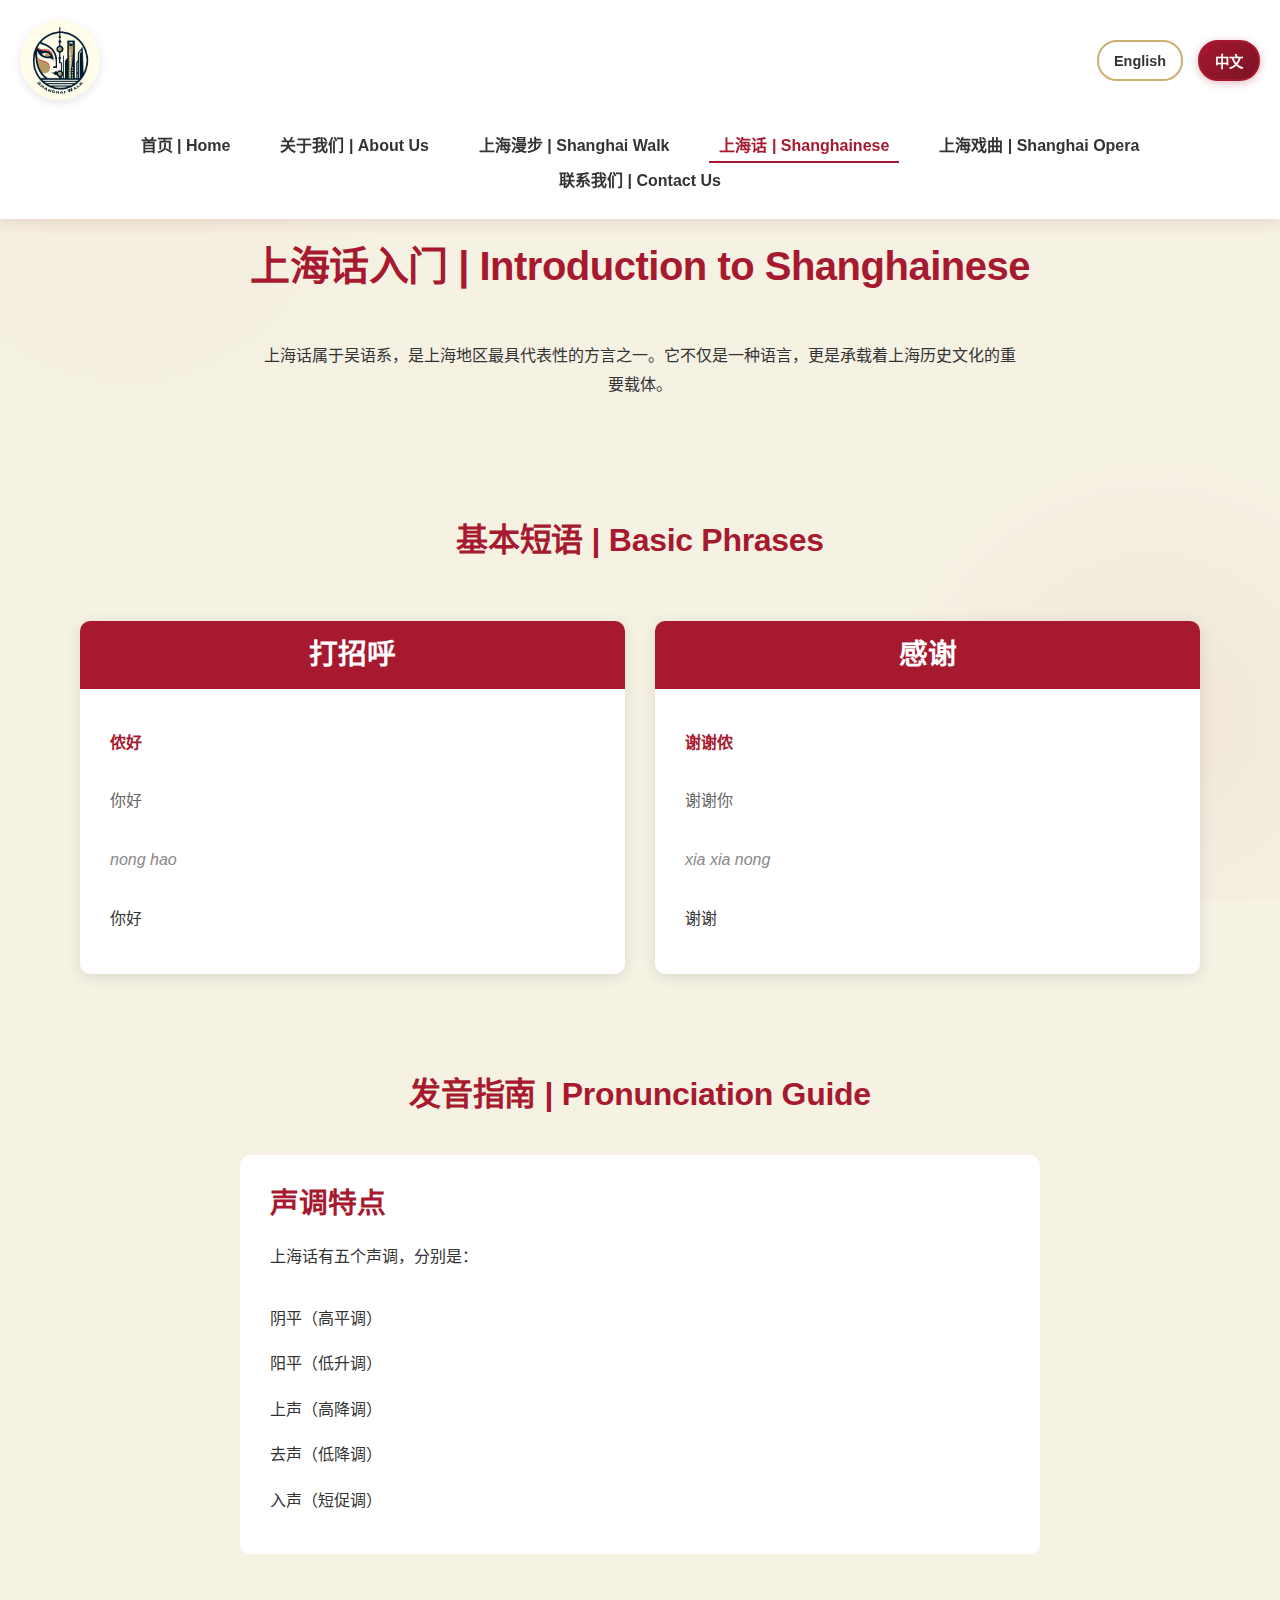
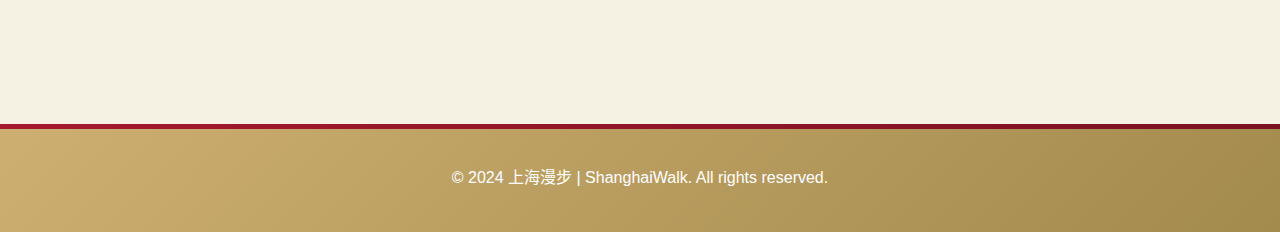
<file: shanghainese.html>
<!DOCTYPE html>
<html lang="zh-CN">
<head>
    <meta charset="UTF-8">
    <meta name="viewport" content="width=device-width, initial-scale=1.0">
    <meta name="description" content="Learn about Shanghainese dialect, basic phrases, and pronunciation guide">
    <meta name="keywords" content="Shanghai, Shanghainese, dialect, language, pronunciation, phrases">
    <title>上海话 | Shanghainese - 上海漫步</title>
    <link rel="stylesheet" href="base.css">
    <link rel="stylesheet" href="components.css">
    <link rel="stylesheet" href="pages.css">
    <link rel="stylesheet" href="animations.css">
    <!-- Ensure proper rendering and touch zooming -->
    <meta http-equiv="X-UA-Compatible" content="IE=edge">
    <!-- Font Awesome for icons -->
    <link rel="stylesheet" href="https://cdnjs.cloudflare.com/ajax/libs/font-awesome/6.4.0/css/all.min.css">
</head>
<body>
    <!-- Header Section with Navigation -->
    <header role="banner">
        <div class="logo">
            <img src="./images/shanghaiwalk-logo.png" alt="ShanghaiWalk Logo" class="logo-img">
        </div>
        
        <div class="language-toggle" aria-label="Language Selection">
            <button id="en-btn" class="lang-btn" aria-label="Switch to English">English</button>
            <button id="zh-btn" class="lang-btn" aria-label="Switch to Chinese">中文</button>
        </div>

        <nav role="navigation" aria-label="Main Navigation">
            <ul>
                <li><a href="index.html">首页 | Home</a></li>
                <li><a href="about.html">关于我们 | About Us</a></li>
                <li><a href="shanghai-walk.html">上海漫步 | Shanghai Walk</a></li>
                <li><a href="shanghainese.html" class="active" aria-current="page">上海话 | Shanghainese</a></li>
                <li><a href="shanghai-opera.html">上海戏曲 | Shanghai Opera</a></li>
                <li><a href="contact.html">联系我们 | Contact Us</a></li>
            </ul>
        </nav>
    </header>

    <!-- Floating Navigation for Mobile and Scroll -->
    <div class="floating-nav" aria-label="Floating Navigation">
        <div class="float-left">
            <img src="./images/shanghaiwalk-logo.png" alt="Mini Logo" class="mini-logo">
        </div>
        <div class="float-center">
            <button class="more-actions" aria-expanded="false" aria-controls="dropdown-menu">
                <span class="zh">更多选项</span>
                <span class="en">More Actions</span>
                <i class="arrow-down" aria-hidden="true"></i>
            </button>
            <div class="dropdown-menu" id="dropdown-menu">
                <a href="index.html"><span class="zh">首页</span><span class="en">Home</span></a>
                <a href="about.html"><span class="zh">关于我们</span><span class="en">About Us</span></a>
                <a href="shanghai-walk.html"><span class="zh">上海漫步</span><span class="en">Shanghai Walk</span></a>
                <a href="shanghainese.html" class="active" aria-current="page"><span class="zh">上海话</span><span class="en">Shanghainese</span></a>
                <a href="shanghai-opera.html"><span class="zh">上海戏曲</span><span class="en">Shanghai Opera</span></a>
                <a href="contact.html"><span class="zh">联系我们</span><span class="en">Contact Us</span></a>
            </div>
        </div>
        <div class="float-right">
            <div class="float-language-toggle" aria-label="Language Selection">
                <button id="float-en-btn" class="lang-btn" aria-label="Switch to English">English</button>
                <button id="float-zh-btn" class="lang-btn" aria-label="Switch to Chinese">中文</button>
            </div>
        </div>
    </div>

    <!-- Main Content Area -->
    <main role="main">
        <!-- Dialect Introduction Section -->
        <section class="dialect-intro" aria-labelledby="dialect-heading">
            <h1 id="dialect-heading">上海话入门 | Introduction to Shanghainese</h1>
            
            <div class="intro-content">
                <div class="zh">
                    <p>上海话属于吴语系，是上海地区最具代表性的方言之一。它不仅是一种语言，更是承载着上海历史文化的重要载体。</p>
                </div>
                <div class="en">
                    <p>Shanghainese belongs to the Wu language family and is one of the most representative dialects in Shanghai. It's not just a language, but also an important carrier of Shanghai's history and culture.</p>
                </div>
            </div>
        </section>

        <!-- Basic Phrases Section -->
        <section class="basic-phrases" aria-labelledby="phrases-heading">
            <h2 id="phrases-heading">基本短语 | Basic Phrases</h2>
            
            <div class="phrases-grid">
                <!-- Greeting Phrase Card -->
                <article class="phrase-card">
                    <div class="zh">
                        <h3>打招呼</h3>
                        <div class="phrase-item">
                            <p class="shanghainese">侬好</p>
                            <p class="mandarin">你好</p>
                            <p class="pinyin">nong hao</p>
                            <p class="meaning">你好</p>
                        </div>
                    </div>
                    <div class="en">
                        <h3>Greetings</h3>
                        <div class="phrase-item">
                            <p class="shanghainese">Nong Hao</p>
                            <p class="mandarin">Hello</p>
                            <p class="pinyin">nong hao</p>
                            <p class="meaning">Hello</p>
                        </div>
                    </div>
                </article>

                <!-- Thanks Phrase Card -->
                <article class="phrase-card">
                    <div class="zh">
                        <h3>感谢</h3>
                        <div class="phrase-item">
                            <p class="shanghainese">谢谢侬</p>
                            <p class="mandarin">谢谢你</p>
                            <p class="pinyin">xia xia nong</p>
                            <p class="meaning">谢谢</p>
                        </div>
                    </div>
                    <div class="en">
                        <h3>Thanks</h3>
                        <div class="phrase-item">
                            <p class="shanghainese">Xia Xia Nong</p>
                            <p class="mandarin">Thank you</p>
                            <p class="pinyin">xia xia nong</p>
                            <p class="meaning">Thank you</p>
                        </div>
                    </div>
                </article>
            </div>
        </section>

        <!-- Pronunciation Guide Section -->
        <section class="pronunciation-guide" aria-labelledby="pronunciation-heading">
            <h2 id="pronunciation-heading">发音指南 | Pronunciation Guide</h2>
            
            <div class="pronunciation-content">
                <div class="zh">
                    <div class="guide-item">
                        <h3>声调特点</h3>
                        <p>上海话有五个声调，分别是：</p>
                        <ul>
                            <li>阴平（高平调）</li>
                            <li>阳平（低升调）</li>
                            <li>上声（高降调）</li>
                            <li>去声（低降调）</li>
                            <li>入声（短促调）</li>
                        </ul>
                    </div>
                </div>
                <div class="en">
                    <div class="guide-item">
                        <h3>Tonal Features</h3>
                        <p>Shanghainese has five tones:</p>
                        <ul>
                            <li>Yin Ping (High Level)</li>
                            <li>Yang Ping (Low Rising)</li>
                            <li>Shang Sheng (High Falling)</li>
                            <li>Qu Sheng (Low Falling)</li>
                            <li>Ru Sheng (Short)</li>
                        </ul>
                    </div>
                </div>
            </div>
        </section>
    </main>

    <!-- Footer Section -->
    <footer role="contentinfo">
        <p>&copy; 2024 上海漫步 | ShanghaiWalk. All rights reserved.</p>
    </footer>

    <!-- JavaScript Files -->
    <script src="main.js"></script>
    <script src="scroll-effects.js"></script>
</body>
</html>
</file>
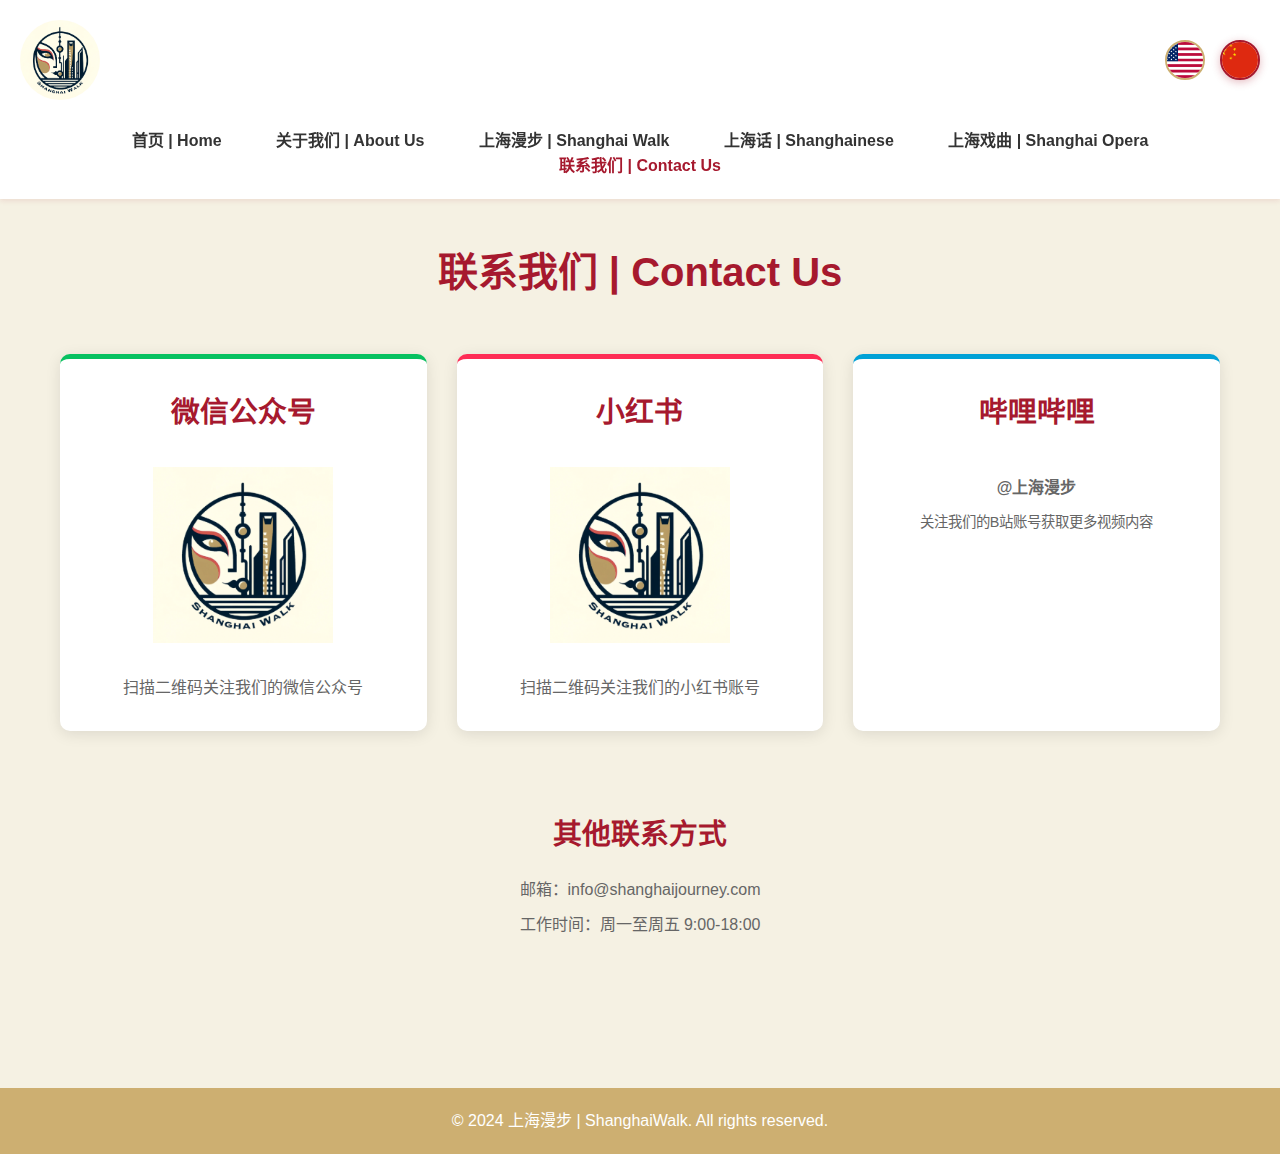
<file: ShanghaiWalk Website/html/contact.html>
<!DOCTYPE html>
<html lang="zh-CN">
<head>
    <meta charset="UTF-8">
    <meta name="viewport" content="width=device-width, initial-scale=1.0">
    <title>联系我们 | Contact Us - 上海漫步</title>
    <link rel="stylesheet" href="../css/style.css">
</head>
<body>
    <header>
        <div class="logo">
            <img src="../images/shanghaiwalk-logo.png" alt="Logo" class="logo-img">
        </div>
        
        <div class="language-toggle">
            <button id="en-btn" class="lang-btn"><img src="../images/US-flag.png" alt="English"></button>
            <button id="zh-btn" class="lang-btn"><img src="../images/China-flag.png" alt="中文"></button>
        </div>

        <nav>
            <ul>
                <li><a href="index.html">首页 | Home</a></li>
                <li><a href="about.html">关于我们 | About Us</a></li>
                <li><a href="shanghai-walk.html">上海漫步 | Shanghai Walk</a></li>
                <li><a href="shanghainese.html">上海话 | Shanghainese</a></li>
                <li><a href="shanghai-opera.html">上海戏曲 | Shanghai Opera</a></li>
                <li><a href="contact.html" class="active">联系我们 | Contact Us</a></li>
            </ul>
        </nav>
    </header>

    <div class="floating-nav">
        <div class="float-left">
            <img src="../images/shanghaiwalk-logo.png" alt="Mini Logo" class="mini-logo">
        </div>
        <div class="float-center">
            <button class="more-actions">
                <span class="zh">更多选项</span>
                <span class="en">More Actions</span>
                <i class="arrow-down"></i>
            </button>
            <div class="dropdown-menu">
                <a href="index.html"><span class="zh">首页</span><span class="en">Home</span></a>
                <a href="about.html"><span class="zh">关于我们</span><span class="en">About Us</span></a>
                <a href="shanghai-walk.html"><span class="zh">上海漫步</span><span class="en">Shanghai Walk</span></a>
                <a href="shanghainese.html"><span class="zh">上海话</span><span class="en">Shanghainese</span></a>
                <a href="shanghai-opera.html"><span class="zh">上海戏曲</span><span class="en">Shanghai Opera</span></a>
                <a href="contact.html" class="active"><span class="zh">联系我们</span><span class="en">Contact Us</span></a>
            </div>
        </div>
        <div class="float-right">
            <div class="float-language-toggle">
                <button id="float-en-btn" class="lang-btn"><img src="../images/US-flag.png" alt="English"></button>
                <button id="float-zh-btn" class="lang-btn"><img src="../images/China-flag.png" alt="中文"></button>
            </div>
        </div>
    </div>

    <main>
        <section class="contact-section">
            <h1>联系我们 | Contact Us</h1>
            
            <div class="social-media-grid">
                <div class="social-card wechat">
                    <div class="zh">
                        <h2>微信公众号</h2>
                        <div class="qr-code">
                            <img src="../images/shanghaiwalk-logo.png" alt="微信公众号二维码" class="qr-image">
                        </div>
                        <p>扫描二维码关注我们的微信公众号</p>
                    </div>
                    <div class="en">
                        <h2>WeChat Official Account</h2>
                        <div class="qr-code">
                            <img src="../images/shanghaiwalk-logo.png" alt="WeChat QR Code" class="qr-image">
                        </div>
                        <p>Scan the QR code to follow our WeChat official account</p>
                    </div>
                </div>

                <div class="social-card xiaohongshu">
                    <div class="zh">
                        <h2>小红书</h2>
                        <div class="qr-code">
                            <img src="../images/shanghaiwalk-logo.png" alt="小红书二维码" class="qr-image">
                        </div>
                        <p>扫描二维码关注我们的小红书账号</p>
                    </div>
                    <div class="en">
                        <h2>Xiaohongshu</h2>
                        <div class="qr-code">
                            <img src="../images/shanghaiwalk-logo.png" alt="Xiaohongshu QR Code" class="qr-image">
                        </div>
                        <p>Scan the QR code to follow us on Xiaohongshu</p>
                    </div>
                </div>

                <div class="social-card bilibili">
                    <div class="zh">
                        <h2>哔哩哔哩</h2>
                        <div class="bilibili-info">
                            <p class="username">@上海漫步</p>
                            <p class="description">关注我们的B站账号获取更多视频内容</p>
                        </div>
                    </div>
                    <div class="en">
                        <h2>Bilibili</h2>
                        <div class="bilibili-info">
                            <p class="username">@ShanghaiWalk</p>
                            <p class="description">Follow us on Bilibili for more video content</p>
                        </div>
                    </div>
                </div>
            </div>

            <div class="contact-info">
                <div class="zh">
                    <h2>其他联系方式</h2>
                    <p>邮箱：info@shanghaijourney.com</p>
                    <p>工作时间：周一至周五 9:00-18:00</p>
                </div>
                <div class="en">
                    <h2>Other Contact Information</h2>
                    <p>Email: info@shanghaijourney.com</p>
                    <p>Working Hours: Monday-Friday 9:00-18:00</p>
                </div>
            </div>
        </section>
    </main>

    <footer>
        <p>&copy; 2024 上海漫步 | ShanghaiWalk. All rights reserved.</p>
    </footer>

    <script src="../js/main.js"></script>
</body>
</html>
</file>
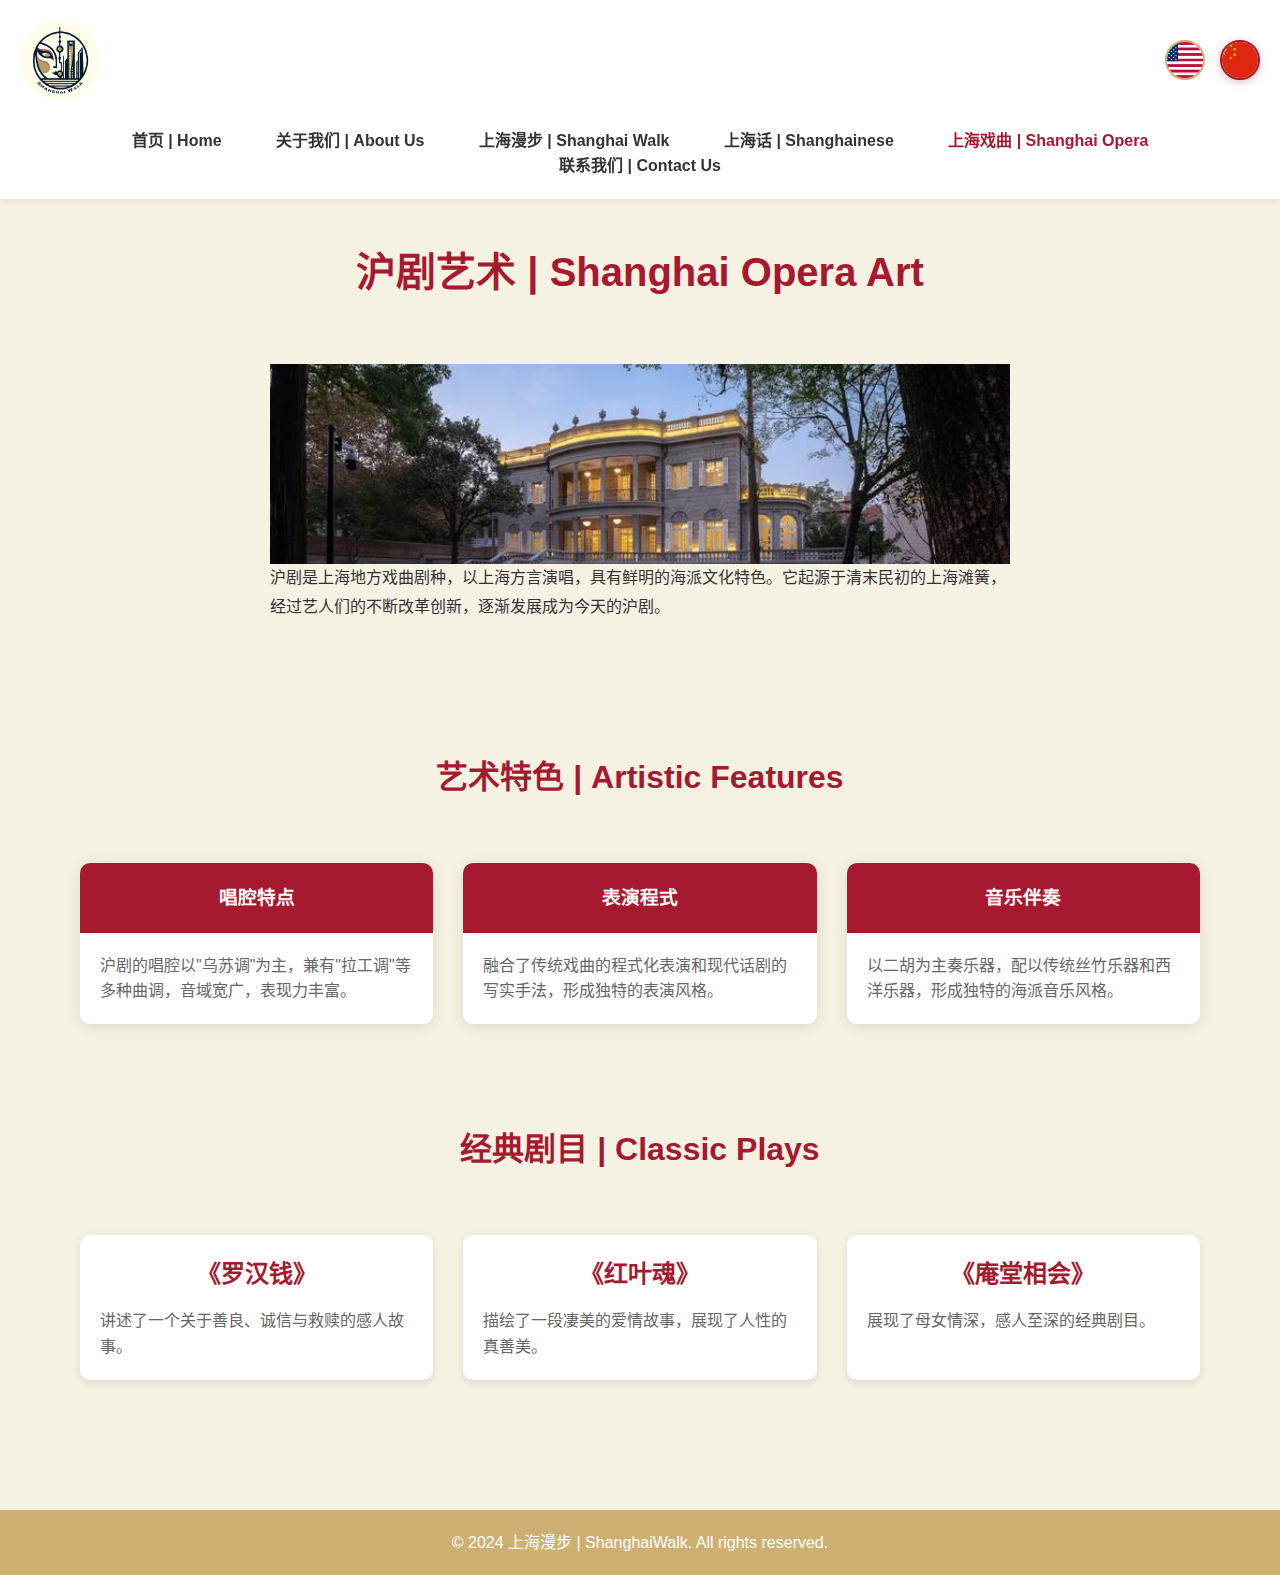
<file: ShanghaiWalk Website/html/shanghai-opera.html>
<!DOCTYPE html>
<html lang="zh-CN">
<head>
    <meta charset="UTF-8">
    <meta name="viewport" content="width=device-width, initial-scale=1.0">
    <title>上海戏曲 | Shanghai Opera - 上海漫步</title>
    <link rel="stylesheet" href="../css/style.css">
</head>
<body>
    <header>
        <div class="logo">
            <img src="../images/shanghaiwalk-logo.png" alt="Logo" class="logo-img">
        </div>
        
        <div class="language-toggle">
            <button id="en-btn" class="lang-btn"><img src="../images/US-flag.png" alt="English"></button>
            <button id="zh-btn" class="lang-btn"><img src="../images/China-flag.png" alt="中文"></button>
        </div>

        <nav>
            <ul>
                <li><a href="index.html">首页 | Home</a></li>
                <li><a href="about.html">关于我们 | About Us</a></li>
                <li><a href="shanghai-walk.html">上海漫步 | Shanghai Walk</a></li>
                <li><a href="shanghainese.html">上海话 | Shanghainese</a></li>
                <li><a href="shanghai-opera.html" class="active">上海戏曲 | Shanghai Opera</a></li>
                <li><a href="contact.html">联系我们 | Contact Us</a></li>
            </ul>
        </nav>
    </header>

    <div class="floating-nav">
        <div class="float-left">
            <img src="../images/shanghaiwalk-logo.png" alt="Mini Logo" class="mini-logo">
        </div>
        <div class="float-center">
            <button class="more-actions">
                <span class="zh">更多选项</span>
                <span class="en">More Actions</span>
                <i class="arrow-down"></i>
            </button>
            <div class="dropdown-menu">
                <a href="index.html"><span class="zh">首页</span><span class="en">Home</span></a>
                <a href="about.html"><span class="zh">关于我们</span><span class="en">About Us</span></a>
                <a href="shanghai-walk.html"><span class="zh">上海漫步</span><span class="en">Shanghai Walk</span></a>
                <a href="shanghainese.html"><span class="zh">上海话</span><span class="en">Shanghainese</span></a>
                <a href="shanghai-opera.html" class="active"><span class="zh">上海戏曲</span><span class="en">Shanghai Opera</span></a>
                <a href="contact.html"><span class="zh">联系我们</span><span class="en">Contact Us</span></a>
            </div>
        </div>
        <div class="float-right">
            <div class="float-language-toggle">
                <button id="float-en-btn" class="lang-btn"><img src="../images/US-flag.png" alt="English"></button>
                <button id="float-zh-btn" class="lang-btn"><img src="../images/China-flag.png" alt="中文"></button>
            </div>
        </div>
    </div>

    <main>
        <section class="opera-intro">
            <h1>沪剧艺术 | Shanghai Opera Art</h1>
            
            <div class="intro-content">
                <div class="image-container">
                    <img src="../images/shanghai-baigongguan.jpg" alt="Shanghai Opera House" loading="lazy">
                </div>
                <div class="zh">
                    <p>沪剧是上海地方戏曲剧种，以上海方言演唱，具有鲜明的海派文化特色。它起源于清末民初的上海滩簧，经过艺人们的不断改革创新，逐渐发展成为今天的沪剧。</p>
                </div>
                <div class="en">
                    <p>Shanghai Opera is a local opera genre performed in Shanghai dialect, featuring distinctive Haipai cultural characteristics. It originated from Shanghai Tanhuang in the late Qing and early Republican period, and gradually evolved into today's form through continuous innovation by artists.</p>
                </div>
            </div>
        </section>

        <section class="opera-features">
            <h2>艺术特色 | Artistic Features</h2>
            
            <div class="features-grid">
                <div class="feature-card">
                    <div class="zh">
                        <h3>唱腔特点</h3>
                        <p>沪剧的唱腔以"乌苏调"为主，兼有"拉工调"等多种曲调，音域宽广，表现力丰富。</p>
                    </div>
                    <div class="en">
                        <h3>Singing Style</h3>
                        <p>Shanghai Opera's singing is primarily based on "Wusu Tune" and includes various styles like "Lagong Tune", featuring a wide vocal range and rich expressiveness.</p>
                    </div>
                </div>

                <div class="feature-card">
                    <div class="zh">
                        <h3>表演程式</h3>
                        <p>融合了传统戏曲的程式化表演和现代话剧的写实手法，形成独特的表演风格。</p>
                    </div>
                    <div class="en">
                        <h3>Performance Style</h3>
                        <p>Combines traditional opera's stylized performance with modern drama's realism, creating a unique performance style.</p>
                    </div>
                </div>

                <div class="feature-card">
                    <div class="zh">
                        <h3>音乐伴奏</h3>
                        <p>以二胡为主奏乐器，配以传统丝竹乐器和西洋乐器，形成独特的海派音乐风格。</p>
                    </div>
                    <div class="en">
                        <h3>Musical Accompaniment</h3>
                        <p>Features Erhu as the main instrument, combined with traditional Chinese and Western instruments, creating a unique Haipai musical style.</p>
                    </div>
                </div>
            </div>
        </section>

        <section class="classic-plays">
            <h2>经典剧目 | Classic Plays</h2>
            
            <div class="plays-list">
                <div class="play-item">
                    <div class="zh">
                        <h3>《罗汉钱》</h3>
                        <p>讲述了一个关于善良、诚信与救赎的感人故事。</p>
                    </div>
                    <div class="en">
                        <h3>"Luohan Coin"</h3>
                        <p>A touching story about kindness, honesty, and redemption.</p>
                    </div>
                </div>

                <div class="play-item">
                    <div class="zh">
                        <h3>《红叶魂》</h3>
                        <p>描绘了一段凄美的爱情故事，展现了人性的真善美。</p>
                    </div>
                    <div class="en">
                        <h3>"Soul of Red Leaves"</h3>
                        <p>A poignant love story that showcases the beauty of human nature.</p>
                    </div>
                </div>

                <div class="play-item">
                    <div class="zh">
                        <h3>《庵堂相会》</h3>
                        <p>展现了母女情深，感人至深的经典剧目。</p>
                    </div>
                    <div class="en">
                        <h3>"Meeting at the Temple"</h3>
                        <p>A classic play depicting the deep bond between mother and daughter.</p>
                    </div>
                </div>
            </div>
        </section>
    </main>

    <footer>
        <p>&copy; 2024 上海漫步 | ShanghaiWalk. All rights reserved.</p>
    </footer>

    <script src="../js/main.js"></script>
</body>
</html>
</file>
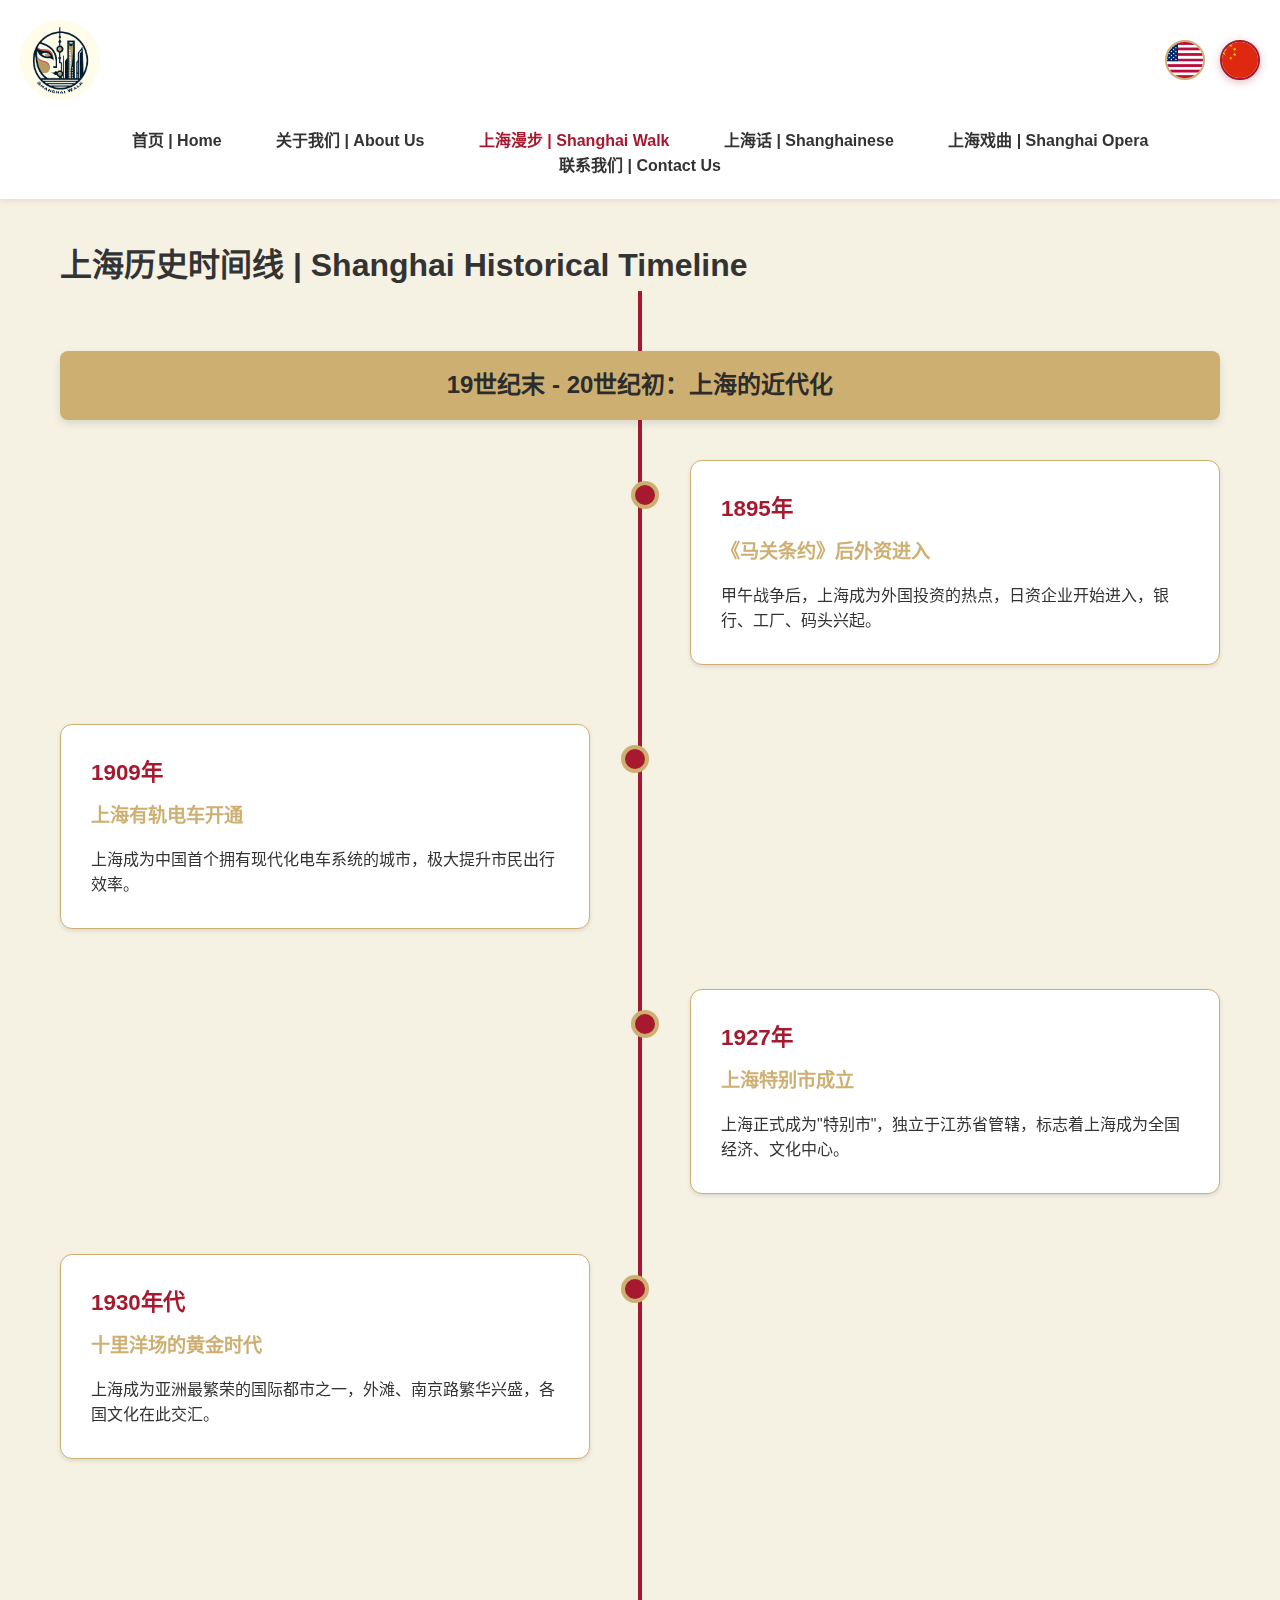
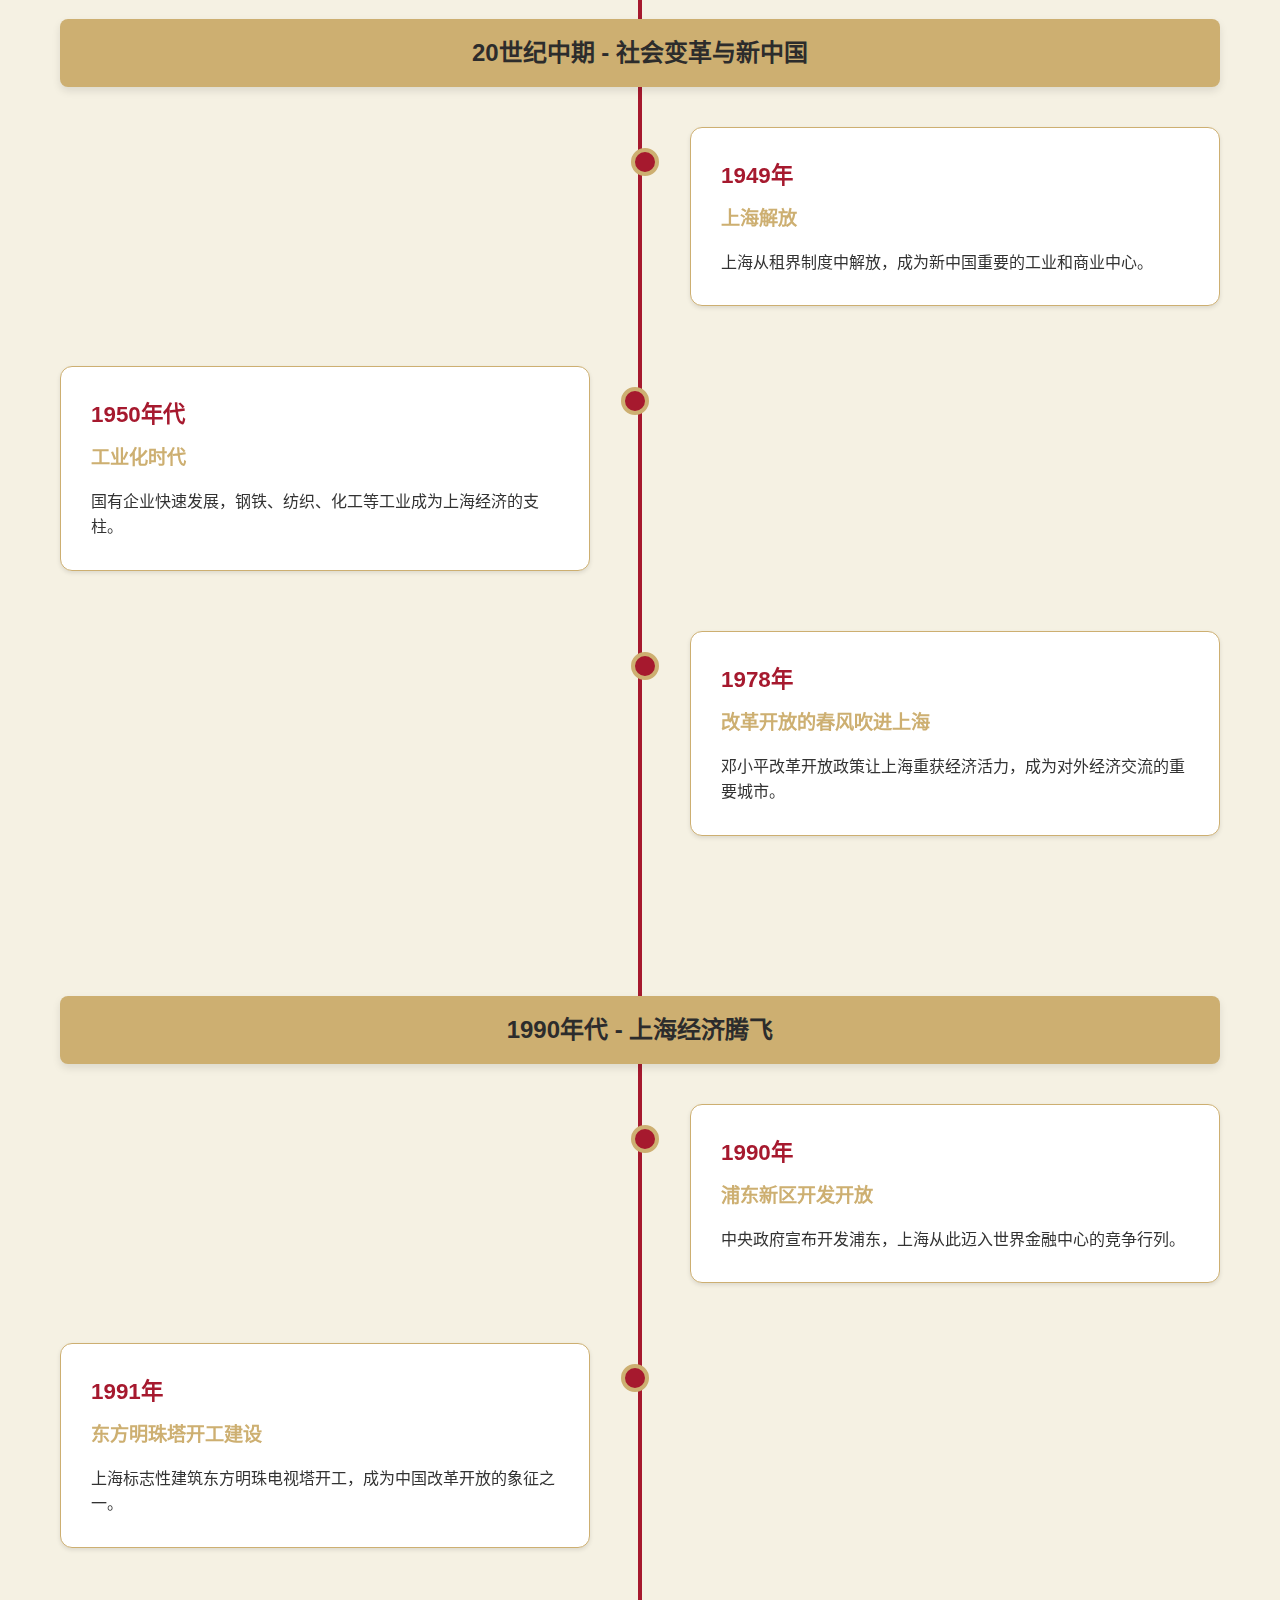
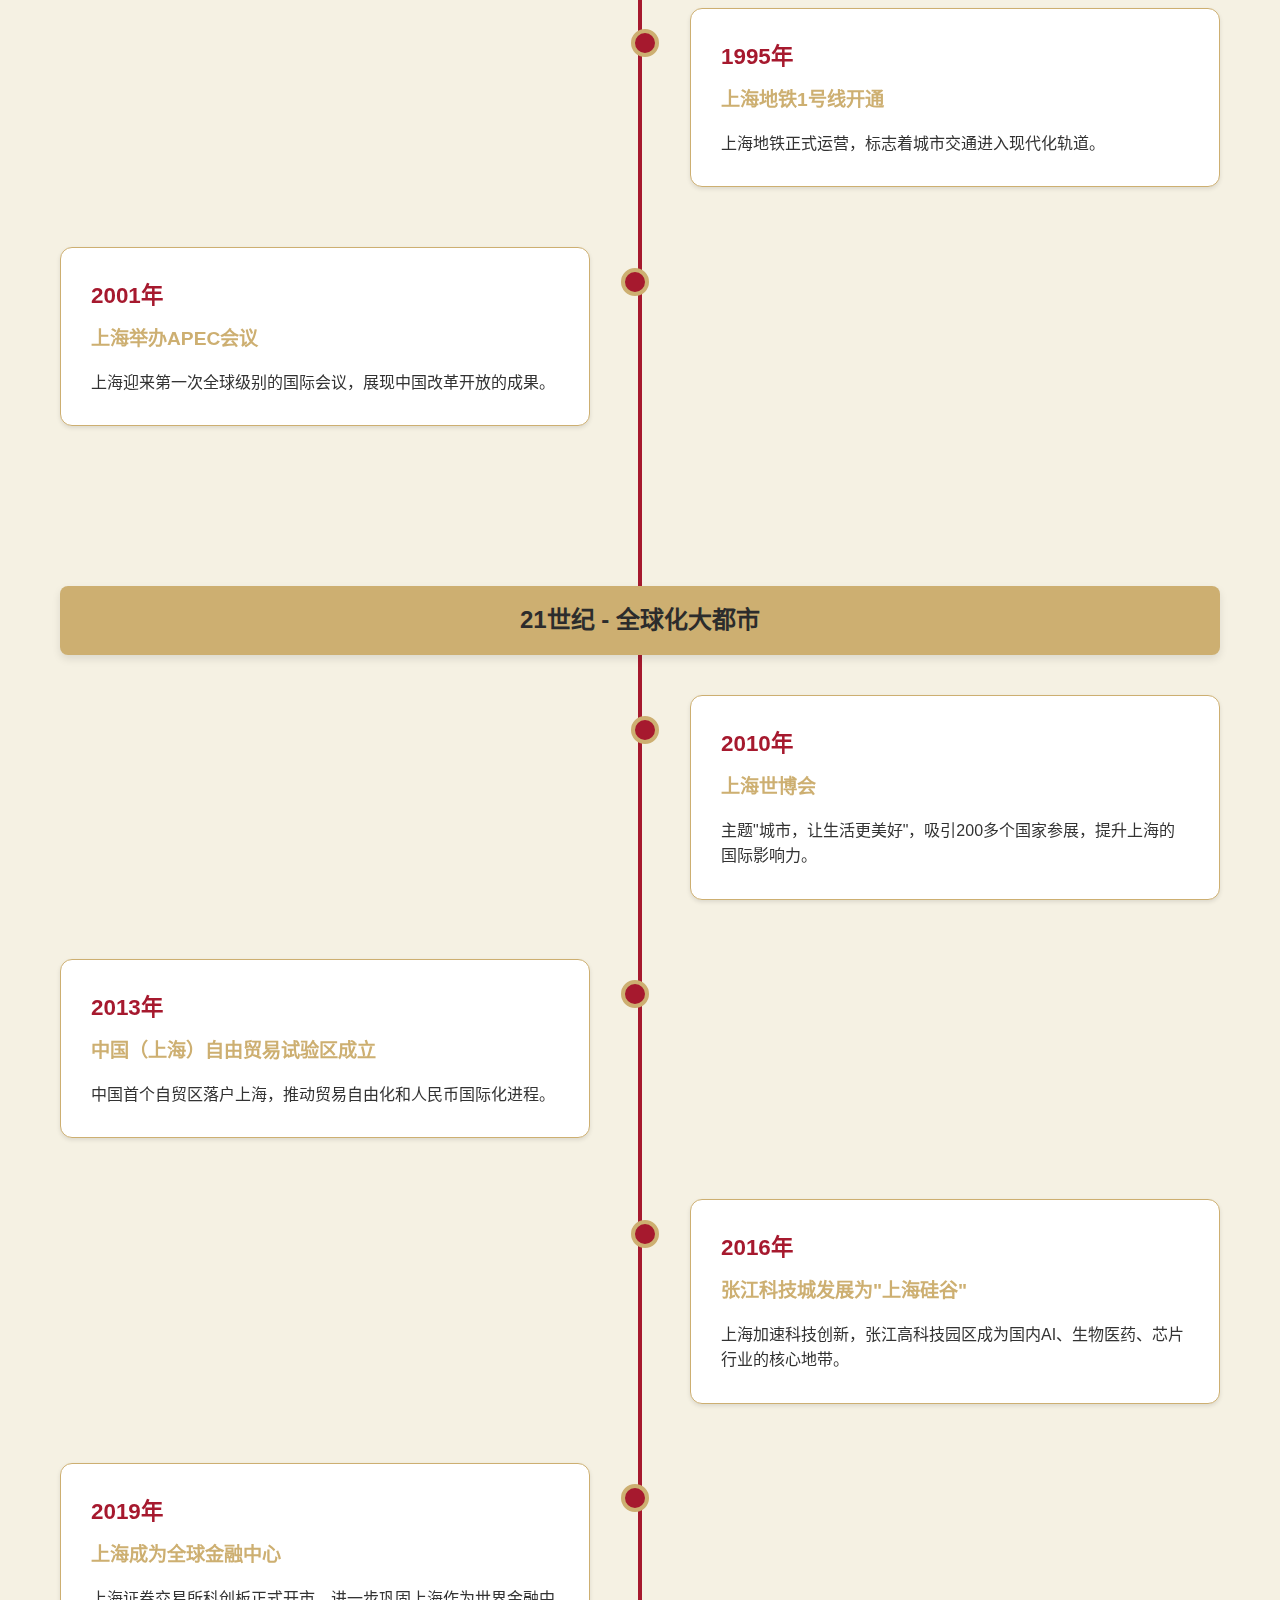
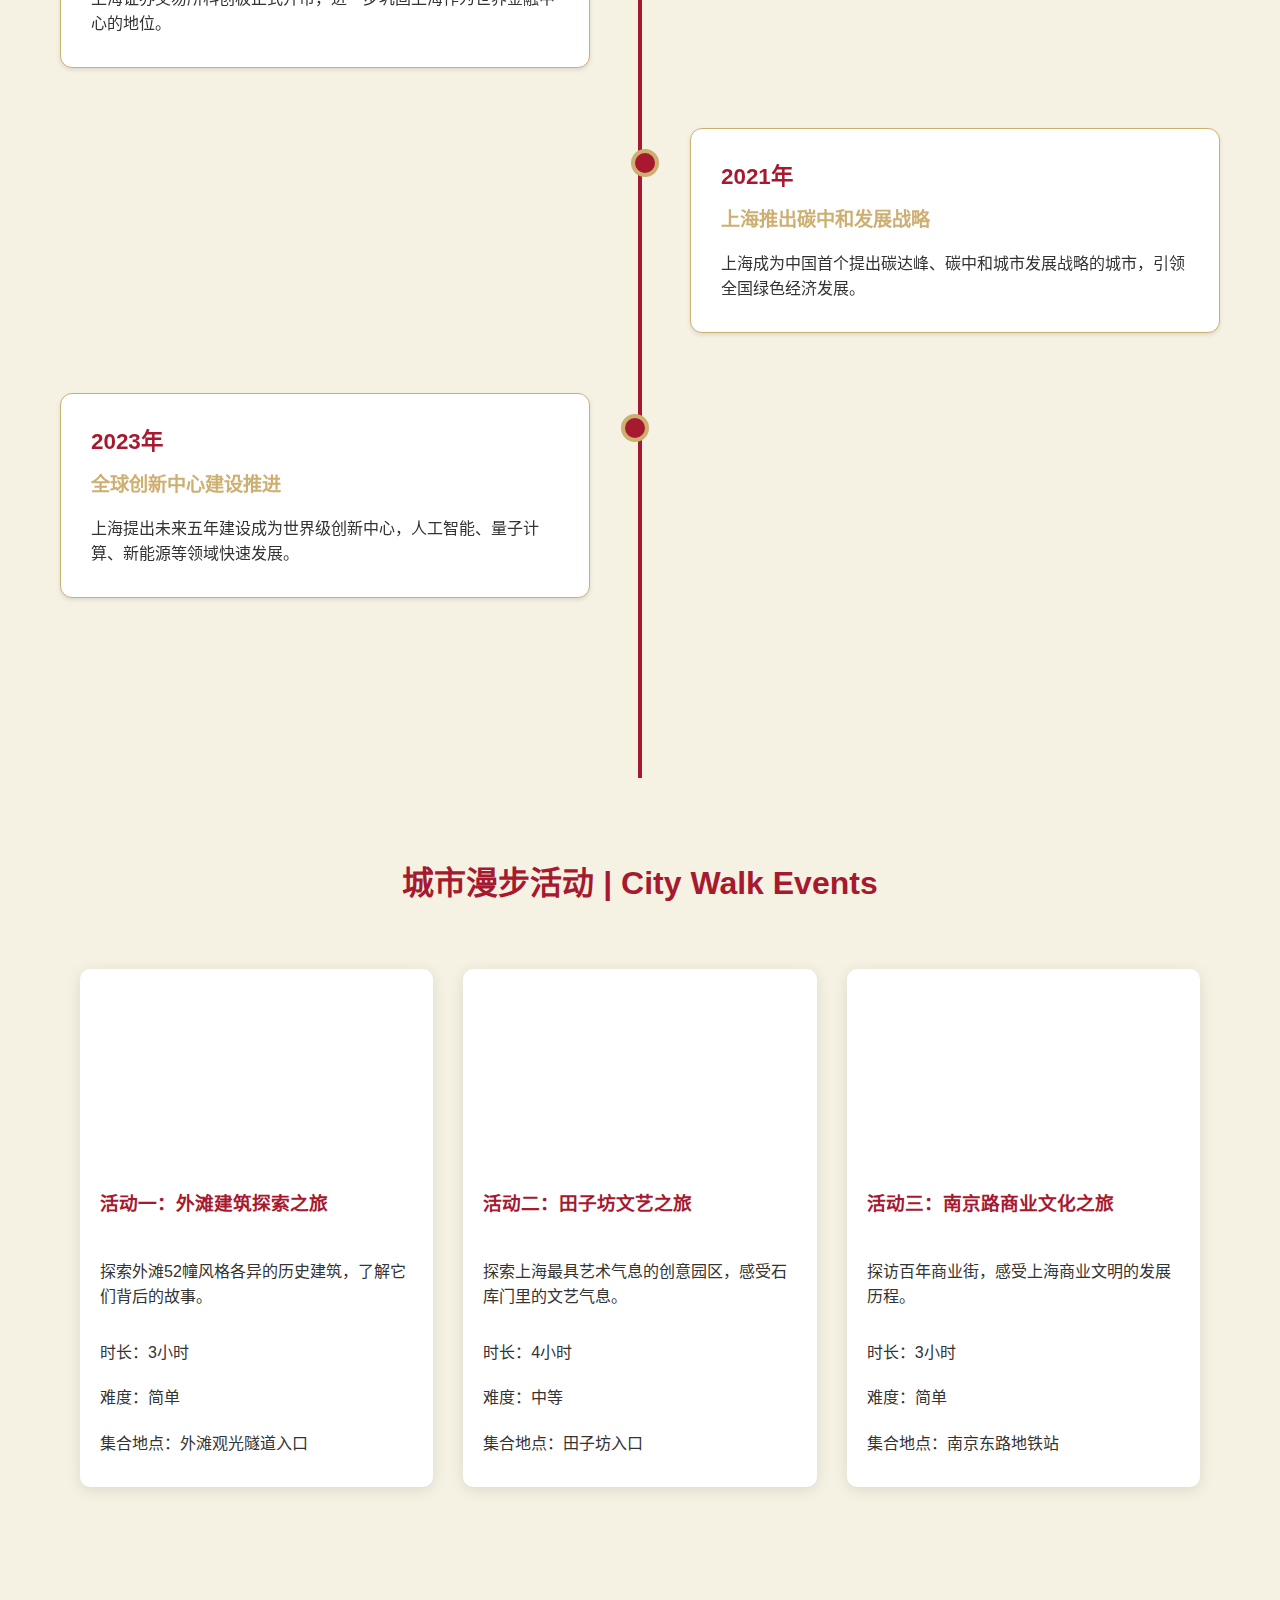
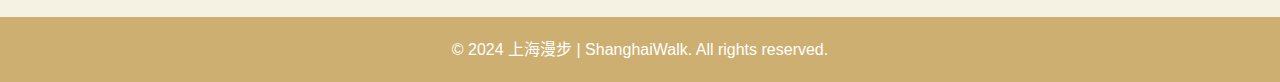
<file: ShanghaiWalk Website/html/shanghai-walk.html>
<!DOCTYPE html>
<html lang="zh-CN">
<head>
    <meta charset="UTF-8">
    <meta name="viewport" content="width=device-width, initial-scale=1.0">
    <title>上海漫步 | Shanghai Walk - 上海漫步</title>
    <link rel="stylesheet" href="../css/style.css">
</head>
<body>
    <header>
        <div class="logo">
            <img src="../images/shanghaiwalk-logo.png" alt="Logo" class="logo-img">
        </div>
        
        <div class="language-toggle">
            <button id="en-btn" class="lang-btn"><img src="../images/US-flag.png" alt="English"></button>
            <button id="zh-btn" class="lang-btn"><img src="../images/China-flag.png" alt="中文"></button>
        </div>

        <nav>
            <ul>
                <li><a href="index.html">首页 | Home</a></li>
                <li><a href="about.html">关于我们 | About Us</a></li>
                <li><a href="shanghai-walk.html" class="active">上海漫步 | Shanghai Walk</a></li>
                <li><a href="shanghainese.html">上海话 | Shanghainese</a></li>
                <li><a href="shanghai-opera.html">上海戏曲 | Shanghai Opera</a></li>
                <li><a href="contact.html">联系我们 | Contact Us</a></li>
            </ul>
        </nav>
    </header>

    <div class="floating-nav">
        <div class="float-left">
            <img src="../images/shanghaiwalk-logo.png" alt="Mini Logo" class="mini-logo">
        </div>
        <div class="float-center">
            <button class="more-actions">
                <span class="zh">更多选项</span>
                <span class="en">More Actions</span>
                <i class="arrow-down"></i>
            </button>
            <div class="dropdown-menu">
                <a href="index.html"><span class="zh">首页</span><span class="en">Home</span></a>
                <a href="about.html"><span class="zh">关于我们</span><span class="en">About Us</span></a>
                <a href="shanghai-walk.html" class="active"><span class="zh">上海漫步</span><span class="en">Shanghai Walk</span></a>
                <a href="shanghainese.html"><span class="zh">上海话</span><span class="en">Shanghainese</span></a>
                <a href="shanghai-opera.html"><span class="zh">上海戏曲</span><span class="en">Shanghai Opera</span></a>
                <a href="contact.html"><span class="zh">联系我们</span><span class="en">Contact Us</span></a>
            </div>
        </div>
        <div class="float-right">
            <div class="float-language-toggle">
                <button id="float-en-btn" class="lang-btn"><img src="../images/US-flag.png" alt="English"></button>
                <button id="float-zh-btn" class="lang-btn"><img src="../images/China-flag.png" alt="中文"></button>
            </div>
        </div>
    </div>

    <main>
        <section class="timeline-section">
            <h1>上海历史时间线 | Shanghai Historical Timeline</h1>
            
            <div class="timeline">
                <div class="timeline-era">
                    <h2 class="era-title">
                        <span class="zh">19世纪末 - 20世纪初：上海的近代化</span>
                        <span class="en">Late 19th - Early 20th Century: Shanghai's Modernization</span>
                    </h2>

                    <div class="timeline-item">
                        <div class="timeline-content zh">
                            <h3>1895年</h3>
                            <h4>《马关条约》后外资进入</h4>
                            <p>甲午战争后，上海成为外国投资的热点，日资企业开始进入，银行、工厂、码头兴起。</p>
                        </div>
                        <div class="timeline-content en">
                            <h3>1895</h3>
                            <h4>Foreign Investment After Treaty of Shimonoseki</h4>
                            <p>After the First Sino-Japanese War, Shanghai became a hotspot for foreign investment, with Japanese enterprises, banks, factories, and docks emerging.</p>
                        </div>
                    </div>

                    <div class="timeline-item">
                        <div class="timeline-content zh">
                            <h3>1909年</h3>
                            <h4>上海有轨电车开通</h4>
                            <p>上海成为中国首个拥有现代化电车系统的城市，极大提升市民出行效率。</p>
                        </div>
                        <div class="timeline-content en">
                            <h3>1909</h3>
                            <h4>Shanghai Tram System Opens</h4>
                            <p>Shanghai became the first Chinese city with a modern tram system, greatly improving public transportation.</p>
                        </div>
                    </div>

                    <div class="timeline-item">
                        <div class="timeline-content zh">
                            <h3>1927年</h3>
                            <h4>上海特别市成立</h4>
                            <p>上海正式成为"特别市"，独立于江苏省管辖，标志着上海成为全国经济、文化中心。</p>
                        </div>
                        <div class="timeline-content en">
                            <h3>1927</h3>
                            <h4>Establishment of Shanghai Special City</h4>
                            <p>Shanghai officially became a "Special City" independent from Jiangsu Province, marking its status as a national economic and cultural center.</p>
                        </div>
                    </div>

                    <div class="timeline-item">
                        <div class="timeline-content zh">
                            <h3>1930年代</h3>
                            <h4>十里洋场的黄金时代</h4>
                            <p>上海成为亚洲最繁荣的国际都市之一，外滩、南京路繁华兴盛，各国文化在此交汇。</p>
                        </div>
                        <div class="timeline-content en">
                            <h3>1930s</h3>
                            <h4>The Golden Age of Shanghai</h4>
                            <p>Shanghai became one of Asia's most prosperous international cities, with the Bund and Nanjing Road flourishing as cultural melting pots.</p>
                        </div>
                    </div>
                </div>

                <div class="timeline-era">
                    <h2 class="era-title">
                        <span class="zh">20世纪中期 - 社会变革与新中国</span>
                        <span class="en">Mid-20th Century - Social Change and New China</span>
                    </h2>

                    <div class="timeline-item">
                        <div class="timeline-content zh">
                            <h3>1949年</h3>
                            <h4>上海解放</h4>
                            <p>上海从租界制度中解放，成为新中国重要的工业和商业中心。</p>
                        </div>
                        <div class="timeline-content en">
                            <h3>1949</h3>
                            <h4>Liberation of Shanghai</h4>
                            <p>Shanghai was liberated from the concession system, becoming an important industrial and commercial center of New China.</p>
                        </div>
                    </div>

                    <div class="timeline-item">
                        <div class="timeline-content zh">
                            <h3>1950年代</h3>
                            <h4>工业化时代</h4>
                            <p>国有企业快速发展，钢铁、纺织、化工等工业成为上海经济的支柱。</p>
                        </div>
                        <div class="timeline-content en">
                            <h3>1950s</h3>
                            <h4>Era of Industrialization</h4>
                            <p>State-owned enterprises rapidly developed, with steel, textile, and chemical industries becoming pillars of Shanghai's economy.</p>
                        </div>
                    </div>

                    <div class="timeline-item">
                        <div class="timeline-content zh">
                            <h3>1978年</h3>
                            <h4>改革开放的春风吹进上海</h4>
                            <p>邓小平改革开放政策让上海重获经济活力，成为对外经济交流的重要城市。</p>
                        </div>
                        <div class="timeline-content en">
                            <h3>1978</h3>
                            <h4>Reform and Opening Up Reaches Shanghai</h4>
                            <p>Deng Xiaoping's Reform and Opening Up policy revitalized Shanghai's economy, making it a key city for international economic exchange.</p>
                        </div>
                    </div>
                </div>

                <div class="timeline-era">
                    <h2 class="era-title">
                        <span class="zh">1990年代 - 上海经济腾飞</span>
                        <span class="en">1990s - Shanghai's Economic Take-off</span>
                    </h2>

                    <div class="timeline-item">
                        <div class="timeline-content zh">
                            <h3>1990年</h3>
                            <h4>浦东新区开发开放</h4>
                            <p>中央政府宣布开发浦东，上海从此迈入世界金融中心的竞争行列。</p>
                        </div>
                        <div class="timeline-content en">
                            <h3>1990</h3>
                            <h4>Development of Pudong New Area</h4>
                            <p>The central government announced the development of Pudong, marking Shanghai's entry into the competition of world financial centers.</p>
                        </div>
                    </div>

                    <div class="timeline-item">
                        <div class="timeline-content zh">
                            <h3>1991年</h3>
                            <h4>东方明珠塔开工建设</h3>
                            <p>上海标志性建筑东方明珠电视塔开工，成为中国改革开放的象征之一。</p>
                        </div>
                        <div class="timeline-content en">
                            <h3>1991</h3>
                            <h4>Construction of Oriental Pearl Tower</h4>
                            <p>Construction began on Shanghai's iconic Oriental Pearl TV Tower, becoming a symbol of China's reform and opening up.</p>
                        </div>
                    </div>

                    <div class="timeline-item">
                        <div class="timeline-content zh">
                            <h3>1995年</h3>
                            <h4>上海地铁1号线开通</h4>
                            <p>上海地铁正式运营，标志着城市交通进入现代化轨道。</p>
                        </div>
                        <div class="timeline-content en">
                            <h3>1995</h3>
                            <h4>Opening of Shanghai Metro Line 1</h4>
                            <p>Shanghai Metro began operations, marking the city's entry into modern rail transit.</p>
                        </div>
                    </div>

                    <div class="timeline-item">
                        <div class="timeline-content zh">
                            <h3>2001年</h3>
                            <h4>上海举办APEC会议</h4>
                            <p>上海迎来第一次全球级别的国际会议，展现中国改革开放的成果。</p>
                        </div>
                        <div class="timeline-content en">
                            <h3>2001</h3>
                            <h4>Shanghai Hosts APEC Meeting</h4>
                            <p>Shanghai hosted its first global-level international conference, showcasing China's reform and opening up achievements.</p>
                        </div>
                    </div>
                </div>

                <div class="timeline-era">
                    <h2 class="era-title">
                        <span class="zh">21世纪 - 全球化大都市</span>
                        <span class="en">21st Century - Global Metropolis</span>
                    </h2>

                    <div class="timeline-item">
                        <div class="timeline-content zh">
                            <h3>2010年</h3>
                            <h4>上海世博会</h4>
                            <p>主题"城市，让生活更美好"，吸引200多个国家参展，提升上海的国际影响力。</p>
                        </div>
                        <div class="timeline-content en">
                            <h3>2010</h3>
                            <h4>Shanghai World Expo</h4>
                            <p>With the theme "Better City, Better Life," attracted over 200 participating countries, enhancing Shanghai's international influence.</p>
                        </div>
                    </div>

                    <div class="timeline-item">
                        <div class="timeline-content zh">
                            <h3>2013年</h3>
                            <h4>中国（上海）自由贸易试验区成立</h4>
                            <p>中国首个自贸区落户上海，推动贸易自由化和人民币国际化进程。</p>
                        </div>
                        <div class="timeline-content en">
                            <h3>2013</h3>
                            <h4>Establishment of Shanghai Free Trade Zone</h4>
                            <p>China's first free trade zone was established in Shanghai, promoting trade liberalization and RMB internationalization.</p>
                        </div>
                    </div>

                    <div class="timeline-item">
                        <div class="timeline-content zh">
                            <h3>2016年</h3>
                            <h4>张江科技城发展为"上海硅谷"</h4>
                            <p>上海加速科技创新，张江高科技园区成为国内AI、生物医药、芯片行业的核心地带。</p>
                        </div>
                        <div class="timeline-content en">
                            <h3>2016</h3>
                            <h4>Zhangjiang Hi-Tech Park Becomes "Shanghai's Silicon Valley"</h4>
                            <p>Shanghai accelerated technological innovation, with Zhangjiang becoming a core area for AI, biomedical, and semiconductor industries.</p>
                        </div>
                    </div>

                    <div class="timeline-item">
                        <div class="timeline-content zh">
                            <h3>2019年</h3>
                            <h4>上海成为全球金融中心</h4>
                            <p>上海证券交易所科创板正式开市，进一步巩固上海作为世界金融中心的地位。</p>
                        </div>
                        <div class="timeline-content en">
                            <h3>2019</h3>
                            <h4>Shanghai as Global Financial Center</h4>
                            <p>The STAR Market launched on Shanghai Stock Exchange, further strengthening Shanghai's position as a global financial center.</p>
                        </div>
                    </div>

                    <div class="timeline-item">
                        <div class="timeline-content zh">
                            <h3>2021年</h3>
                            <h4>上海推出碳中和发展战略</h4>
                            <p>上海成为中国首个提出碳达峰、碳中和城市发展战略的城市，引领全国绿色经济发展。</p>
                        </div>
                        <div class="timeline-content en">
                            <h3>2021</h3>
                            <h4>Shanghai's Carbon Neutrality Strategy</h4>
                            <p>Shanghai became China's first city to propose carbon peak and neutrality development strategies, leading national green economic development.</p>
                        </div>
                    </div>

                    <div class="timeline-item">
                        <div class="timeline-content zh">
                            <h3>2023年</h3>
                            <h4>全球创新中心建设推进</h4>
                            <p>上海提出未来五年建设成为世界级创新中心，人工智能、量子计算、新能源等领域快速发展。</p>
                        </div>
                        <div class="timeline-content en">
                            <h3>2023</h3>
                            <h4>Global Innovation Center Development</h4>
                            <p>Shanghai proposed a five-year plan to become a world-class innovation center, with rapid development in AI, quantum computing, and new energy.</p>
                        </div>
                    </div>
                </div>
            </div>
        </section>

        <section class="city-walks">
            <h2>城市漫步活动 | City Walk Events</h2>
            
            <div class="events-list">
                <div class="event-item">
                    <div class="image-container">
                        <img src="../images/the-bund-night.jpg" alt="The Bund" loading="lazy">
                    </div>
                    <div class="zh">
                        <h3>活动一：外滩建筑探索之旅</h3>
                        <p>探索外滩52幢风格各异的历史建筑，了解它们背后的故事。</p>
                        <ul class="event-details">
                            <li>时长：3小时</li>
                            <li>难度：简单</li>
                            <li>集合地点：外滩观光隧道入口</li>
                        </ul>
                    </div>
                    <div class="en">
                        <h3>Event 1: The Bund Architectural Discovery</h3>
                        <p>Explore 52 historic buildings along the Bund and learn their stories.</p>
                        <ul class="event-details">
                            <li>Duration: 3 hours</li>
                            <li>Difficulty: Easy</li>
                            <li>Meeting Point: Bund Sightseeing Tunnel Entrance</li>
                        </ul>
                    </div>
                </div>

                <div class="event-item">
                    <div class="image-container">
                        <img src="../images/tianzifang.jpg" alt="Tianzifang" loading="lazy">
                    </div>
                    <div class="zh">
                        <h3>活动二：田子坊文艺之旅</h3>
                        <p>探索上海最具艺术气息的创意园区，感受石库门里的文艺气息。</p>
                        <ul class="event-details">
                            <li>时长：4小时</li>
                            <li>难度：中等</li>
                            <li>集合地点：田子坊入口</li>
                        </ul>
                    </div>
                    <div class="en">
                        <h3>Event 2: Tianzifang Art Journey</h3>
                        <p>Explore Shanghai's most artistic creative park and experience the artistic atmosphere in Shikumen.</p>
                        <ul class="event-details">
                            <li>Duration: 4 hours</li>
                            <li>Difficulty: Medium</li>
                            <li>Meeting Point: Tianzifang Entrance</li>
                        </ul>
                    </div>
                </div>

                <div class="event-item">
                    <div class="image-container">
                        <img src="../images/nanjing-road.jpg" alt="Nanjing Road" loading="lazy">
                    </div>
                    <div class="zh">
                        <h3>活动三：南京路商业文化之旅</h3>
                        <p>探访百年商业街，感受上海商业文明的发展历程。</p>
                        <ul class="event-details">
                            <li>时长：3小时</li>
                            <li>难度：简单</li>
                            <li>集合地点：南京东路地铁站</li>
                        </ul>
                    </div>
                    <div class="en">
                        <h3>Event 3: Nanjing Road Commercial Culture Tour</h3>
                        <p>Visit the century-old commercial street and experience Shanghai's commercial development.</p>
                        <ul class="event-details">
                            <li>Duration: 3 hours</li>
                            <li>Difficulty: Easy</li>
                            <li>Meeting Point: Nanjing East Road Metro Station</li>
                        </ul>
                    </div>
                </div>
            </div>
        </section>
    </main>

    <footer>
        <p>&copy; 2024 上海漫步 | ShanghaiWalk. All rights reserved.</p>
    </footer>

    <script src="../js/main.js"></script>
    <script src="../js/timeline.js"></script>
</body>
</html>
</file>
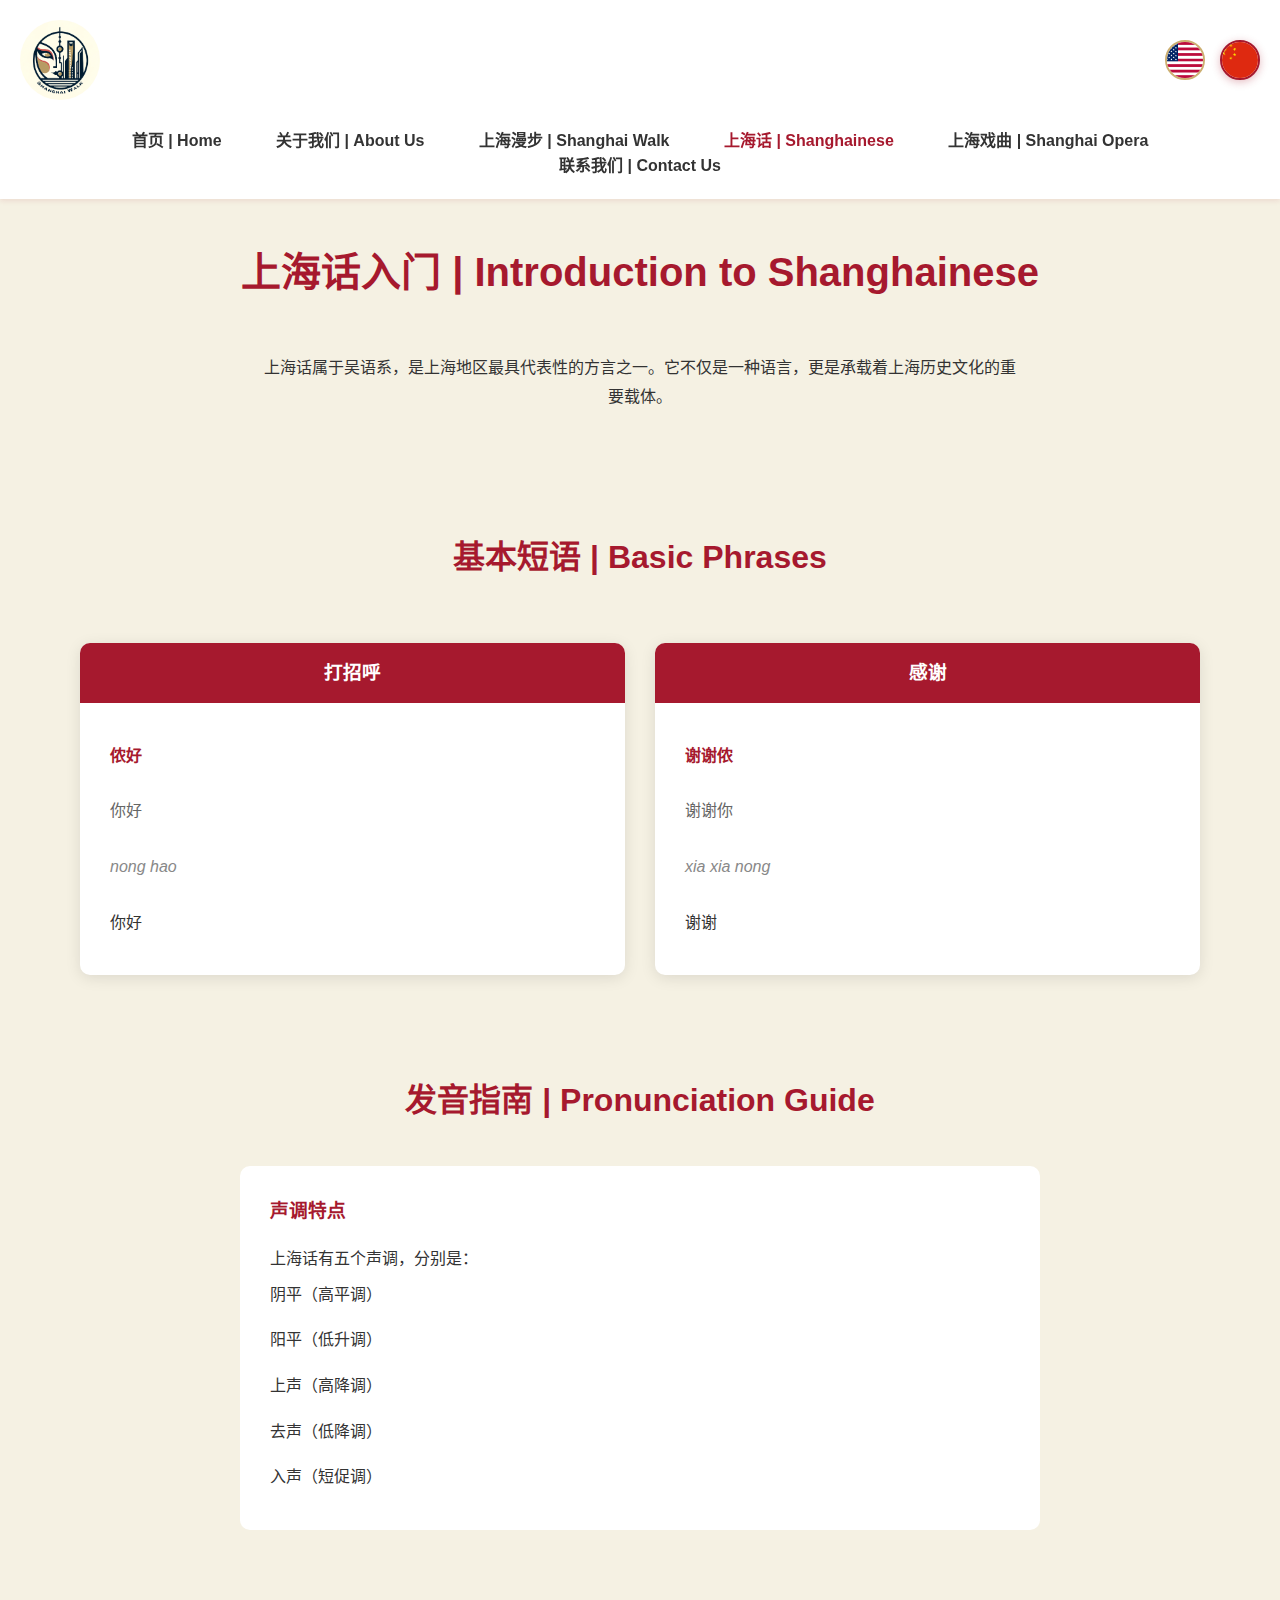
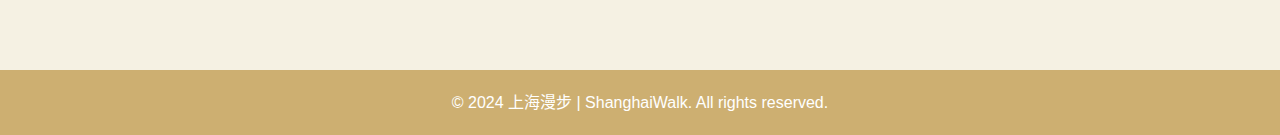
<file: ShanghaiWalk Website/html/shanghainese.html>
<!DOCTYPE html>
<html lang="zh-CN">
<head>
    <meta charset="UTF-8">
    <meta name="viewport" content="width=device-width, initial-scale=1.0">
    <title>上海话 | Shanghainese - 上海漫步</title>
    <link rel="stylesheet" href="../css/style.css">
</head>
<body>
    <header>
        <div class="logo">
            <img src="../images/shanghaiwalk-logo.png" alt="Logo" class="logo-img">
        </div>
        
        <div class="language-toggle">
            <button id="en-btn" class="lang-btn"><img src="../images/US-flag.png" alt="English"></button>
            <button id="zh-btn" class="lang-btn"><img src="../images/China-flag.png" alt="中文"></button>
        </div>

        <nav>
            <ul>
                <li><a href="index.html">首页 | Home</a></li>
                <li><a href="about.html">关于我们 | About Us</a></li>
                <li><a href="shanghai-walk.html">上海漫步 | Shanghai Walk</a></li>
                <li><a href="shanghainese.html" class="active">上海话 | Shanghainese</a></li>
                <li><a href="shanghai-opera.html">上海戏曲 | Shanghai Opera</a></li>
                <li><a href="contact.html">联系我们 | Contact Us</a></li>
            </ul>
        </nav>
    </header>

    <div class="floating-nav">
        <div class="float-left">
            <img src="../images/shanghaiwalk-logo.png" alt="Mini Logo" class="mini-logo">
        </div>
        <div class="float-center">
            <button class="more-actions">
                <span class="zh">更多选项</span>
                <span class="en">More Actions</span>
                <i class="arrow-down"></i>
            </button>
            <div class="dropdown-menu">
                <a href="index.html"><span class="zh">首页</span><span class="en">Home</span></a>
                <a href="about.html"><span class="zh">关于我们</span><span class="en">About Us</span></a>
                <a href="shanghai-walk.html"><span class="zh">上海漫步</span><span class="en">Shanghai Walk</span></a>
                <a href="shanghainese.html" class="active"><span class="zh">上海话</span><span class="en">Shanghainese</span></a>
                <a href="shanghai-opera.html"><span class="zh">上海戏曲</span><span class="en">Shanghai Opera</span></a>
                <a href="contact.html"><span class="zh">联系我们</span><span class="en">Contact Us</span></a>
            </div>
        </div>
        <div class="float-right">
            <div class="float-language-toggle">
                <button id="float-en-btn" class="lang-btn"><img src="../images/US-flag.png" alt="English"></button>
                <button id="float-zh-btn" class="lang-btn"><img src="../images/China-flag.png" alt="中文"></button>
            </div>
        </div>
    </div>

    <main>
        <section class="dialect-intro">
            <h1>上海话入门 | Introduction to Shanghainese</h1>
            
            <div class="intro-content">
                <div class="zh">
                    <p>上海话属于吴语系，是上海地区最具代表性的方言之一。它不仅是一种语言，更是承载着上海历史文化的重要载体。</p>
                </div>
                <div class="en">
                    <p>Shanghainese belongs to the Wu language family and is one of the most representative dialects in Shanghai. It's not just a language, but also an important carrier of Shanghai's history and culture.</p>
                </div>
            </div>
        </section>

        <section class="basic-phrases">
            <h2>基本短语 | Basic Phrases</h2>
            
            <div class="phrases-grid">
                <div class="phrase-card">
                    <div class="zh">
                        <h3>打招呼</h3>
                        <div class="phrase-item">
                            <p class="shanghainese">侬好</p>
                            <p class="mandarin">你好</p>
                            <p class="pinyin">nong hao</p>
                            <p class="meaning">你好</p>
                        </div>
                    </div>
                    <div class="en">
                        <h3>Greetings</h3>
                        <div class="phrase-item">
                            <p class="shanghainese">Nong Hao</p>
                            <p class="mandarin">Hello</p>
                            <p class="pinyin">nong hao</p>
                            <p class="meaning">Hello</p>
                        </div>
                    </div>
                </div>

                <div class="phrase-card">
                    <div class="zh">
                        <h3>感谢</h3>
                        <div class="phrase-item">
                            <p class="shanghainese">谢谢侬</p>
                            <p class="mandarin">谢谢你</p>
                            <p class="pinyin">xia xia nong</p>
                            <p class="meaning">谢谢</p>
                        </div>
                    </div>
                    <div class="en">
                        <h3>Thanks</h3>
                        <div class="phrase-item">
                            <p class="shanghainese">Xia Xia Nong</p>
                            <p class="mandarin">Thank you</p>
                            <p class="pinyin">xia xia nong</p>
                            <p class="meaning">Thank you</p>
                        </div>
                    </div>
                </div>
            </div>
        </section>

        <section class="pronunciation-guide">
            <h2>发音指南 | Pronunciation Guide</h2>
            
            <div class="pronunciation-content">
                <div class="zh">
                    <div class="guide-item">
                        <h3>声调特点</h3>
                        <p>上海话有五个声调，分别是：</p>
                        <ul>
                            <li>阴平（高平调）</li>
                            <li>阳平（低升调）</li>
                            <li>上声（高降调）</li>
                            <li>去声（低降调）</li>
                            <li>入声（短促调）</li>
                        </ul>
                    </div>
                </div>
                <div class="en">
                    <div class="guide-item">
                        <h3>Tonal Features</h3>
                        <p>Shanghainese has five tones:</p>
                        <ul>
                            <li>Yin Ping (High Level)</li>
                            <li>Yang Ping (Low Rising)</li>
                            <li>Shang Sheng (High Falling)</li>
                            <li>Qu Sheng (Low Falling)</li>
                            <li>Ru Sheng (Short)</li>
                        </ul>
                    </div>
                </div>
            </div>
        </section>
    </main>

    <footer>
        <p>&copy; 2024 上海漫步 | ShanghaiWalk. All rights reserved.</p>
    </footer>

    <script src="../js/main.js"></script>
</body>
</html>
</file>
<file: ShanghaiWalk Website/css/style.css>
/* 全局样式 */
:root {
    --primary-color: #A6192E;  /* 上海传统红 */
    --secondary-color: #CDAF71; /* 古典金 */
    --accent-color: #F5F1E3;   /* 柔和米白 */
    --text-color: #333;
    --light-bg: #F5F1E3;
    --dark-bg: #2C2C2C;
    --spacing: 20px;
}

* {
    margin: 0;
    padding: 0;
    box-sizing: border-box;
}

body {
    font-family: 'Microsoft YaHei', '微软雅黑', Arial, sans-serif;
    line-height: 1.6;
    color: var(--text-color);
    background-color: var(--accent-color);
}

/* 头部样式 */
header {
    background: white;
    padding: var(--spacing);
    box-shadow: 0 2px 5px rgba(166, 25, 46, 0.1);
    position: fixed;
    width: 100%;
    top: 0;
    z-index: 1000;
}

.logo {
    float: left;
}

.logo-img {
    width: 80px;
    height: 80px;
    border-radius: 50%;
}

.language-toggle {
    float: right;
    margin-top: var(--spacing);
    display: flex;
    gap: 15px;
}

.lang-btn {
    width: 40px;
    height: 40px;
    padding: 0;
    border: 2px solid var(--secondary-color);
    background: white;
    border-radius: 50%;
    cursor: pointer;
    transition: all 0.3s ease;
    overflow: hidden;
    display: flex;
    align-items: center;
    justify-content: center;
}

.lang-btn img {
    width: 100%;
    height: 100%;
    object-fit: cover;
}

.lang-btn:hover {
    transform: scale(1.1);
    box-shadow: 0 2px 8px rgba(205, 175, 113, 0.3);
}

.lang-btn.active {
    border-color: var(--primary-color);
    box-shadow: 0 2px 8px rgba(166, 25, 46, 0.3);
}

/* 导航栏样式 */
nav {
    text-align: center;
    clear: both;
    padding-top: 20px;
}

nav ul {
    list-style: none;
    padding: 0;
}

nav ul li {
    display: inline-block;
    margin: 0 15px;
}

nav ul li a {
    text-decoration: none;
    color: var(--text-color);
    font-weight: bold;
    padding: 5px 10px;
    transition: color 0.3s ease;
}

nav ul li a:hover,
nav ul li a.active {
    color: var(--primary-color);
}

/* 主要内容区域 */
main {
    margin-top: 180px;
    padding: var(--spacing);
}

/* 愿景使命区域 */
.vision-mission {
    text-align: center;
    margin-bottom: 50px;
    padding: 30px;
    background: white;
    border: 1px solid var(--secondary-color);
    border-radius: 10px;
}

.vision-mission h2 {
    color: var(--primary-color);
    margin-bottom: 30px;
    font-size: 2em;
}

.values-container {
    display: flex;
    gap: 30px;
    justify-content: space-between;
    flex-wrap: wrap;
}

.value-box {
    flex: 1;
    min-width: 300px;
    background: var(--accent-color);
    border: 2px solid var(--secondary-color);
    border-radius: 10px;
    padding: 25px;
    transition: transform 0.3s ease, box-shadow 0.3s ease;
}

.value-box:hover {
    transform: translateY(-5px);
    box-shadow: 0 5px 15px rgba(205, 175, 113, 0.2);
}

.value-box h3 {
    color: var(--primary-color);
    margin-bottom: 20px;
    font-size: 1.5em;
    position: relative;
    padding-bottom: 15px;
}

.value-box h3::after {
    content: '';
    position: absolute;
    bottom: 0;
    left: 50%;
    transform: translateX(-50%);
    width: 60px;
    height: 3px;
    background: var(--secondary-color);
}

.value-box .content {
    text-align: left;
    line-height: 1.8;
}

.value-box .content p {
    margin-bottom: 0;
    color: var(--text-color);
}

/* 内容块样式 */
.content-blocks {
    display: flex;
    flex-wrap: wrap;
    justify-content: space-between;
    gap: 30px;
}

.block {
    flex: 1;
    min-width: 300px;
    background: white;
    border: 1px solid var(--secondary-color);
    border-radius: 10px;
    overflow: hidden;
    box-shadow: 0 3px 10px rgba(0,0,0,0.1);
    transition: transform 0.3s ease;
}

.block:hover {
    box-shadow: 0 5px 15px rgba(205, 175, 113, 0.2);
}

.image-container {
    height: 200px;
    overflow: hidden;
}

.image-container img {
    width: 100%;
    height: 100%;
    object-fit: cover;
}

.text-content {
    padding: 20px;
}

.text-content h3 {
    color: var(--primary-color);
    margin-bottom: 10px;
}

/* 页脚样式 */
footer {
    text-align: center;
    padding: 20px;
    background: var(--dark-bg);
    color: var(--accent-color);
    background: var(--secondary-color);
    color: white;
    margin-top: 50px;
}

/* 响应式设计 */
@media (max-width: 768px) {
    .values-container {
        flex-direction: column;
    }
    
    .value-box {
        margin-bottom: 20px;
    }
    
    .vision-mission h2 {
        font-size: 1.8em;
    }
    
    .content-blocks {
        flex-direction: column;
    }
    
    nav ul li {
        display: block;
        margin: 10px 0;
    }
    
    .language-toggle {
        float: none;
        text-align: center;
        margin-bottom: 20px;
    }
    
    .logo {
        float: none;
        text-align: center;
        margin-bottom: 20px;
    }
    
    main {
        margin-top: 300px;
    }
}

/* 语言切换相关样式 */
.en {
    display: none;
}

body.english .en {
    display: block;
}

body.english .zh {
    display: none;
}

/* 对于内联元素（如span）的特殊处理 */
span.en {
    display: none;
}

body.english span.en {
    display: inline;
}

body.english span.zh {
    display: none;
}

span.zh {
    display: inline;
}

/* 导航标签的双语显示 */
nav ul li a span.zh,
nav ul li a span.en {
    display: inline;
}

body.english nav ul li a span.zh,
body.english nav ul li a span.en {
    display: inline;
}

/* 导航标签中的分隔符 */
nav ul li a span.zh::after {
    content: " | ";
    color: var(--text-color);
}

/* 标题中的语言切换 */
h1 span, h2 span, h3 span {
    display: none;
}

body.english h1 span.en,
body.english h2 span.en,
body.english h3 span.en {
    display: inline;
}

.zh h1 span.zh,
.zh h2 span.zh,
.zh h3 span.zh {
    display: inline;
}

/* 关于我们页面样式 */
.about-intro {
    max-width: 1200px;
    margin: 0 auto;
    padding: 40px 20px;
}

.about-intro h1 {
    text-align: center;
    color: var(--primary-color);
    margin-bottom: 40px;
    font-size: 2.5em;
}

.about-content {
    background: var(--light-gray);
    padding: 30px;
    border-radius: 10px;
    margin-bottom: 40px;
}

.about-content h2 {
    color: var(--primary-color);
    margin-bottom: 20px;
    font-size: 1.8em;
}

.about-content p {
    margin-bottom: 20px;
    line-height: 1.8;
}

.about-content ul {
    list-style-position: inside;
    margin-left: 20px;
    margin-bottom: 20px;
}

.about-content li {
    margin-bottom: 10px;
    line-height: 1.6;
}

.cultural-significance {
    max-width: 1200px;
    margin: 0 auto;
    padding: 40px 20px;
    background: white;
}

.cultural-significance h2 {
    text-align: center;
    color: var(--primary-color);
    margin-bottom: 30px;
    font-size: 2em;
}

.significance-content {
    display: grid;
    grid-template-columns: 1fr 1fr;
    gap: 40px;
    padding: 20px;
}

.significance-content ul {
    list-style-type: none;
    padding: 0;
}

.significance-content li {
    padding: 15px;
    margin-bottom: 10px;
    background: var(--light-gray);
    border-radius: 5px;
    transition: transform 0.3s ease;
}

.significance-content li:hover {
    transform: translateX(10px);
    background: #e8e8e8;
}

@media (max-width: 768px) {
    .significance-content {
        grid-template-columns: 1fr;
    }
    
    .about-intro h1 {
        font-size: 2em;
    }
    
    .about-content h2 {
        font-size: 1.5em;
    }
}

/* 上海漫步页面样式 */
.timeline-section {
    padding: 40px 20px;
    max-width: 1200px;
    margin: 0 auto;
}

.timeline {
    position: relative;
    padding: 20px 0;
    margin: 0 auto;
    width: 100%;
    max-width: 1200px;
}

.timeline::before {
    content: '';
    position: absolute;
    width: 4px;
    background: var(--primary-color);
    top: 0;
    bottom: 0;
    left: 50%;
    margin-left: -2px;
}

.timeline-era {
    margin-bottom: 100px;
    position: relative;
    clear: both;
}

.timeline-era::after {
    content: '';
    display: table;
    clear: both;
}

.era-title {
    text-align: center;
    margin: 40px 0;
    padding: 15px;
    background-color: var(--secondary-color);
    color: var(--dark-bg);
    border-radius: 8px;
    position: relative;
    opacity: 0;
    transform: translateY(20px);
    transition: all 0.5s ease;
    visibility: hidden;
    width: 100%;
    display: block;
    font-size: 1.5rem;
    font-weight: bold;
    box-shadow: 0 4px 8px rgba(0, 0, 0, 0.1);
}

.era-title.animate {
    opacity: 1;
    transform: translateY(0);
    visibility: visible;
}

.timeline-item {
    background: white;
    padding: 30px;
    border-radius: 12px;
    margin-bottom: 60px;
    box-shadow: 0 2px 4px rgba(0, 0, 0, 0.1);
    position: relative;
    width: calc(50% - 50px);
    border: 1px solid var(--secondary-color);
    opacity: 1;
    transform: translateY(0);
    transition: all 0.5s cubic-bezier(0.4, 0, 0.2, 1);
    clear: both;
    z-index: 1;
    transform-origin: center center;
    will-change: transform, width, box-shadow;
    cursor: pointer;
}

.timeline-item:nth-child(odd) {
    float: left;
    clear: both;
    transform-origin: center center;
}

.timeline-item:nth-child(even) {
    float: right;
    clear: both;
    transform-origin: center center;
}

.timeline-item.active {
    width: 90%;
    max-width: 1000px;
    margin-left: auto;
    margin-right: auto;
    float: none;
    transform: scale(1.01);
    box-shadow: 0 15px 35px rgba(166, 25, 46, 0.25);
    z-index: 100;
    display: flex;
    flex-direction: row;
    gap: 30px;
    align-items: center;
}

.timeline-item:nth-child(even).active {
    flex-direction: row-reverse;
}

.timeline-content {
    flex: 1;
    transition: all 8s cubic-bezier(0.1, 0.7, 0.1, 1);
}

.timeline-image {
    position: relative;
    width: 0;
    height: 300px;
    flex: 0;
    background: var(--accent-color);
    border: 2px solid var(--secondary-color);
    border-radius: 12px;
    opacity: 0;
    transition: all 0.5s cubic-bezier(0.4, 0, 0.2, 1);
    overflow: hidden;
    display: none;
}

.timeline-item.active .timeline-image {
    width: 400px;
    flex: 0 0 400px;
    opacity: 1;
    display: block;
}

.timeline-item::before {
    content: '';
    position: absolute;
    width: 20px;
    height: 20px;
    background: var(--primary-color);
    border: 4px solid var(--secondary-color);
    border-radius: 50%;
    top: 20px;
}

.timeline-item:nth-child(odd)::before {
    right: -60px;
}

.timeline-item:nth-child(even)::before {
    left: -60px;
}

@media (max-width: 768px) {
    .timeline-item {
        width: calc(100% - 60px);
        float: right;
        margin-left: 60px;
    }

    .timeline-item.active {
        width: calc(100% - 60px);
        margin-left: 60px;
        flex-direction: column !important;
    }

    .timeline-item.active .timeline-image {
        width: 100%;
        flex: none;
        height: 200px;
        margin-top: 20px;
    }

    .timeline-item::before {
        left: -45px !important;
    }
}

/* 修改图片占位样式 */
.timeline-image:empty::before {
    content: '时代图片';
    position: absolute;
    top: 50%;
    left: 50%;
    transform: translate(-50%, -50%);
    color: var(--primary-color);
    font-size: 1.1em;
    text-align: center;
    width: 100%;
    font-weight: bold;
}

.timeline-content h3 {
    color: var(--primary-color);
    margin-bottom: 10px;
    font-size: 1.4em;
}

.timeline-content h4 {
    color: var(--secondary-color);
    margin-bottom: 15px;
    font-size: 1.2em;
}

.timeline-content p {
    color: var(--text-color);
    line-height: 1.6;
}

/* 响应式调整 */
@media (max-width: 768px) {
    .timeline::before {
        left: 30px;
    }

    .era-title {
        width: calc(100% - 60px);
        margin-left: 60px;
        font-size: 1.6em;
        text-align: left;
    }

    .timeline-item {
        width: calc(100% - 60px);
        float: right;
        margin-left: 60px;
    }

    .timeline-item::before {
        left: -45px !important;
    }

    .timeline-image {
        height: 200px;
    }
}

/* 城市漫步活动样式 */
.city-walks {
    max-width: 1200px;
    margin: 0 auto;
    padding: 40px 20px;
}

.city-walks h2 {
    text-align: center;
    color: var(--primary-color);
    margin-bottom: 40px;
    font-size: 2em;
}

.events-list {
    display: grid;
    grid-template-columns: repeat(auto-fit, minmax(300px, 1fr));
    gap: 30px;
    padding: 20px;
}

.event-item {
    background: white;
    border-radius: 10px;
    box-shadow: 0 3px 15px rgba(0,0,0,0.1);
    overflow: hidden;
    transition: transform 0.3s ease;
}

.event-item:hover {
    transform: translateY(-5px);
}

.event-item h3 {
    color: var(--primary-color);
    padding: 20px;
    margin: 0;
    background: var(--light-gray);
}

.event-item p {
    padding: 20px;
    margin: 0;
    line-height: 1.6;
}

.event-details {
    list-style: none;
    padding: 0 20px 20px;
    margin: 0;
}

.event-details li {
    padding: 10px 0;
    border-bottom: 1px solid var(--light-gray);
}

.event-details li:last-child {
    border-bottom: none;
}

@media (max-width: 768px) {
    .timeline::before {
        left: 30px;
    }
    
    .timeline-item::before {
        left: 30px;
    }
    
    .timeline-content {
        width: calc(100% - 60px);
        margin-left: 60px !important;
    }
    
    .timeline-section h1,
    .city-walks h2 {
        font-size: 1.8em;
    }
}

/* 上海话页面样式 */
.dialect-intro {
    max-width: 1200px;
    margin: 0 auto;
    padding: 40px 20px;
    text-align: center;
}

.dialect-intro h1 {
    color: var(--primary-color);
    margin-bottom: 30px;
    font-size: 2.5em;
}

.intro-content {
    max-width: 800px;
    margin: 0 auto;
    padding: 20px;
    background: var(--light-gray);
    border-radius: 10px;
}

.intro-content p {
    line-height: 1.8;
    margin-bottom: 20px;
}

/* 基本短语部分 */
.basic-phrases {
    max-width: 1200px;
    margin: 0 auto;
    padding: 40px 20px;
}

.basic-phrases h2 {
    text-align: center;
    color: var(--primary-color);
    margin-bottom: 40px;
    font-size: 2em;
}

.phrases-grid {
    display: grid;
    grid-template-columns: repeat(auto-fit, minmax(300px, 1fr));
    gap: 30px;
    padding: 20px;
}

.phrase-card {
    background: white;
    border-radius: 10px;
    box-shadow: 0 3px 15px rgba(0,0,0,0.1);
    overflow: hidden;
    transition: transform 0.3s ease;
}

.phrase-card:hover {
    transform: translateY(-5px);
}

.phrase-card h3 {
    background: var(--primary-color);
    color: white;
    padding: 15px;
    margin: 0;
    text-align: center;
}

.phrase-item {
    padding: 20px;
}

.phrase-item p {
    margin: 10px 0;
    padding: 10px;
    border-radius: 5px;
}

.shanghainese {
    font-weight: bold;
    color: var(--primary-color);
    background: var(--light-gray);
}

.mandarin {
    color: #666;
}

.pinyin {
    font-style: italic;
    color: #888;
}

.meaning {
    border-top: 1px solid var(--light-gray);
    padding-top: 10px;
}

/* 发音指南部分 */
.pronunciation-guide {
    max-width: 1200px;
    margin: 0 auto;
    padding: 40px 20px;
    background: var(--light-gray);
    border-radius: 10px;
}

.pronunciation-guide h2 {
    text-align: center;
    color: var(--primary-color);
    margin-bottom: 40px;
    font-size: 2em;
}

.pronunciation-content {
    max-width: 800px;
    margin: 0 auto;
}

.guide-item {
    background: white;
    padding: 30px;
    border-radius: 10px;
    margin-bottom: 30px;
}

.guide-item h3 {
    color: var(--primary-color);
    margin-bottom: 20px;
}

.guide-item ul {
    list-style-type: none;
    padding: 0;
}

.guide-item li {
    padding: 10px 0;
    border-bottom: 1px solid var(--light-gray);
}

.guide-item li:last-child {
    border-bottom: none;
}

@media (max-width: 768px) {
    .dialect-intro h1,
    .basic-phrases h2,
    .pronunciation-guide h2 {
        font-size: 1.8em;
    }
    
    .phrases-grid {
        grid-template-columns: 1fr;
    }
    
    .pronunciation-guide {
        margin: 20px;
    }
}

/* 联系我们页面样式 */
.contact-section {
    max-width: 1200px;
    margin: 0 auto;
    padding: 40px 20px;
}

.contact-section h1 {
    text-align: center;
    color: var(--primary-color);
    margin-bottom: 50px;
    font-size: 2.5em;
}

.social-media-grid {
    display: grid;
    grid-template-columns: repeat(auto-fit, minmax(300px, 1fr));
    gap: 30px;
    margin-bottom: 50px;
}

.social-card {
    background: white;
    border-radius: 10px;
    box-shadow: 0 3px 15px rgba(0,0,0,0.1);
    overflow: hidden;
    transition: transform 0.3s ease;
    padding: 30px;
    text-align: center;
}

.social-card:hover {
    transform: translateY(-5px);
}

.social-card h2 {
    color: var(--primary-color);
    margin-bottom: 20px;
    font-size: 1.8em;
}

.qr-code {
    width: 200px;
    height: 200px;
    margin: 0 auto 20px;
    padding: 10px;
    background: white;
    border: 1px solid var(--light-gray);
    border-radius: 10px;
}

.qr-image {
    width: 100%;
    height: 100%;
    object-fit: contain;
}

.social-card p {
    color: #666;
    line-height: 1.6;
}

/* 社交媒体卡片特定样式 */
.social-card.wechat {
    border-top: 5px solid #07C160;
}

.social-card.xiaohongshu {
    border-top: 5px solid #FE2C55;
}

.social-card.bilibili {
    border-top: 5px solid #00A1D6;
}

.bilibili-info {
    padding: 20px;
    background: var(--light-gray);
    border-radius: 10px;
    margin-top: 20px;
}

.username {
    font-weight: bold;
    color: var(--primary-color);
    margin-bottom: 10px;
}

.description {
    font-size: 0.9em;
}

/* 其他联系信息样式 */
.contact-info {
    max-width: 800px;
    margin: 0 auto;
    padding: 30px;
    background: var(--light-gray);
    border-radius: 10px;
    text-align: center;
}

.contact-info h2 {
    color: var(--primary-color);
    margin-bottom: 20px;
    font-size: 1.8em;
}

.contact-info p {
    margin: 10px 0;
    color: #666;
}

@media (max-width: 768px) {
    .contact-section h1 {
        font-size: 2em;
    }
    
    .social-card h2 {
        font-size: 1.5em;
    }
    
    .qr-code {
        width: 150px;
        height: 150px;
    }
    
    .contact-info {
        margin: 20px;
    }
}

/* 上海戏曲页面样式 */
.opera-intro {
    max-width: 1200px;
    margin: 0 auto;
    padding: 40px 20px;
    text-align: center;
}

.opera-intro h1 {
    color: var(--primary-color);
    margin-bottom: 30px;
    font-size: 2.5em;
}

.opera-intro .intro-content {
    max-width: 800px;
    margin: 0 auto;
    padding: 30px;
    background: var(--light-gray);
    border-radius: 10px;
    text-align: left;
}

.opera-intro p {
    line-height: 1.8;
    margin-bottom: 20px;
}

/* 艺术特色部分 */
.opera-features {
    max-width: 1200px;
    margin: 0 auto;
    padding: 40px 20px;
}

.opera-features h2 {
    text-align: center;
    color: var(--primary-color);
    margin-bottom: 40px;
    font-size: 2em;
}

.features-grid {
    display: grid;
    grid-template-columns: repeat(auto-fit, minmax(300px, 1fr));
    gap: 30px;
    padding: 20px;
}

.feature-card {
    background: white;
    border-radius: 10px;
    box-shadow: 0 3px 15px rgba(0,0,0,0.1);
    overflow: hidden;
    transition: transform 0.3s ease;
}

.feature-card:hover {
    transform: translateY(-5px);
}

.feature-card h3 {
    background: var(--primary-color);
    color: white;
    padding: 20px;
    margin: 0;
    text-align: center;
}

.feature-card p {
    padding: 20px;
    line-height: 1.6;
    color: #666;
}

/* 经典剧目部分 */
.classic-plays {
    max-width: 1200px;
    margin: 0 auto;
    padding: 40px 20px;
    background: var(--light-gray);
    border-radius: 10px;
}

.classic-plays h2 {
    text-align: center;
    color: var(--primary-color);
    margin-bottom: 40px;
    font-size: 2em;
}

.plays-list {
    display: grid;
    grid-template-columns: repeat(auto-fit, minmax(300px, 1fr));
    gap: 30px;
    padding: 20px;
}

.play-item {
    background: white;
    border-radius: 10px;
    padding: 20px;
    box-shadow: 0 3px 10px rgba(0,0,0,0.1);
    transition: transform 0.3s ease;
}

.play-item:hover {
    transform: translateY(-5px);
}

.play-item h3 {
    color: var(--primary-color);
    margin-bottom: 15px;
    font-size: 1.5em;
    text-align: center;
}

.play-item p {
    color: #666;
    line-height: 1.6;
}

@media (max-width: 768px) {
    .opera-intro h1,
    .opera-features h2,
    .classic-plays h2 {
        font-size: 1.8em;
    }
    
    .feature-card h3,
    .play-item h3 {
        font-size: 1.3em;
    }
    
    .features-grid,
    .plays-list {
        grid-template-columns: 1fr;
    }
    
    .classic-plays {
        margin: 20px;
    }
}

/* 团队成员展示区域样式 */
.team-section {
    max-width: 1200px;
    margin: 40px auto;
    padding: 40px 20px;
}

.team-section h2 {
    text-align: center;
    color: var(--primary-color);
    margin-bottom: 40px;
    font-size: 2em;
}

.team-grid {
    display: flex;
    flex-direction: column;
    gap: 30px;
    padding: 20px;
}

.team-member {
    background: white;
    border: 1px solid var(--secondary-color);
    border-radius: 10px;
    overflow: hidden;
    transition: transform 0.3s ease;
    display: flex;
    flex-direction: row;
    padding: 30px;
    gap: 30px;
}

.team-member:hover {
    transform: translateY(-5px);
    box-shadow: 0 5px 15px rgba(205, 175, 113, 0.2);
}

.member-left {
    flex: 0 0 250px;
    display: flex;
    flex-direction: column;
    align-items: center;
    border-right: 2px solid var(--accent-color);
    padding-right: 30px;
}

.member-photo {
    width: 180px;
    height: 180px;
    border-radius: 50%;
    overflow: hidden;
    margin-bottom: 20px;
    border: 3px solid var(--secondary-color);
}

.member-img {
    width: 100%;
    height: 100%;
    object-fit: cover;
}

.member-info {
    flex: 1;
    text-align: left;
    padding: 0;
}

.member-info h3 {
    color: var(--primary-color);
    margin-bottom: 10px;
    font-size: 1.5em;
    text-align: center;
}

.member-info .role {
    color: var(--secondary-color);
    font-weight: bold;
    margin-bottom: 15px;
    text-align: center;
}

.member-info .quote {
    font-style: italic;
    color: var(--text-color);
    line-height: 1.8;
    padding: 20px;
    background: var(--accent-color);
    border-radius: 8px;
    margin-top: 15px;
}

@media (max-width: 768px) {
    .team-member {
        flex-direction: column;
        padding: 20px;
    }
    
    .member-left {
        border-right: none;
        border-bottom: 2px solid var(--accent-color);
        padding-right: 0;
        padding-bottom: 20px;
        margin-bottom: 20px;
    }
    
    .member-photo {
        width: 150px;
        height: 150px;
    }
    
    .member-info h3 {
        font-size: 1.3em;
    }
    
    .team-section h2 {
        font-size: 1.8em;
    }
}

/* 浮动导航栏样式 */
.floating-nav {
    position: fixed;
    top: -100px; /* 初始隐藏 */
    left: 50%;
    transform: translateX(-50%);
    width: 90%;
    max-width: 1200px;
    background: white;
    border-radius: 50px;
    padding: 10px 20px;
    display: flex;
    justify-content: space-between;
    align-items: center;
    box-shadow: 0 3px 15px rgba(0,0,0,0.1);
    z-index: 2000;
    transition: top 0.3s ease;
}

.floating-nav.visible {
    top: 20px;
}

.mini-logo {
    width: 40px;
    height: 40px;
    border-radius: 50%;
}

.more-actions {
    background: var(--primary-color);
    color: white;
    border: none;
    padding: 10px 20px;
    border-radius: 25px;
    cursor: pointer;
    display: flex;
    align-items: center;
    gap: 10px;
    font-size: 1em;
    transition: background-color 0.3s ease;
}

.more-actions:hover {
    background: #8a1526;
}

.arrow-down {
    width: 0;
    height: 0;
    border-left: 5px solid transparent;
    border-right: 5px solid transparent;
    border-top: 5px solid white;
    margin-left: 5px;
}

.dropdown-menu {
    position: absolute;
    top: 100%;
    left: 50%;
    transform: translateX(-50%);
    background: white;
    border-radius: 10px;
    padding: 10px 0;
    margin-top: 10px;
    box-shadow: 0 3px 15px rgba(0,0,0,0.1);
    display: none;
    flex-direction: column;
    min-width: 200px;
}

.dropdown-menu.show {
    display: flex;
}

.dropdown-menu a {
    padding: 10px 20px;
    text-decoration: none;
    color: var(--text-color);
    transition: background-color 0.3s ease;
    white-space: nowrap;
}

.dropdown-menu a:hover {
    background: var(--accent-color);
    color: var(--primary-color);
}

.dropdown-menu a.active {
    color: var(--primary-color);
    font-weight: bold;
}

.float-language-toggle {
    display: flex;
    gap: 10px;
}

@media (max-width: 768px) {
    .floating-nav {
        width: 95%;
        padding: 8px 15px;
    }
    
    .mini-logo {
        width: 30px;
        height: 30px;
    }
    
    .more-actions {
        padding: 8px 15px;
        font-size: 0.9em;
    }
}
</file>
<file: base.css>
/* 全局样式 */
:root {
    --primary-color: #A6192E;  /* 上海传统红 */
    --primary-light: #D42A42;  /* 亮红色 */
    --primary-dark: #7A1222;   /* 暗红色 */
    --secondary-color: #CDAF71; /* 古典金 */
    --secondary-light: #E5D0A3; /* 亮金色 */
    --secondary-dark: #A38A4D;  /* 暗金色 */
    --accent-color: #F5F1E3;   /* 柔和米白 */
    --text-color: #333;
    --text-light: #666;
    --text-dark: #111;
    --light-bg: #F5F1E3;
    --dark-bg: #2C2C2C;
    --spacing: 20px;
    --border-radius: 10px;
    --box-shadow: 0 5px 15px rgba(0, 0, 0, 0.1);
    --transition-fast: 0.3s ease;
    --transition-medium: 0.5s ease;
    --transition-slow: 0.8s ease;
    --gradient-primary: linear-gradient(135deg, var(--primary-color), var(--primary-dark));
    --gradient-secondary: linear-gradient(135deg, var(--secondary-color), var(--secondary-dark));
    --gradient-accent: linear-gradient(135deg, var(--accent-color), #FFFFFF);
}

* {
    margin: 0;
    padding: 0;
    box-sizing: border-box;
}

html {
    scroll-behavior: smooth;
}

body {
    font-family: 'Microsoft YaHei', '微软雅黑', Arial, sans-serif;
    line-height: 1.6;
    color: var(--text-color);
    background-color: var(--accent-color);
    background-image: 
        radial-gradient(circle at 10% 20%, rgba(205, 175, 113, 0.05) 0%, transparent 20%),
        radial-gradient(circle at 90% 80%, rgba(166, 25, 46, 0.05) 0%, transparent 20%);
    background-attachment: fixed;
    overflow-x: hidden;
}

/* Typography enhancements */
h1, h2, h3, h4, h5, h6 {
    font-weight: 700;
    line-height: 1.3;
    margin-bottom: 1rem;
    position: relative;
}

h1 {
    font-size: 2.8rem;
    letter-spacing: -0.5px;
}

h2 {
    font-size: 2.2rem;
    letter-spacing: -0.3px;
}

h3 {
    font-size: 1.8rem;
}

p {
    margin-bottom: 1.5rem;
    line-height: 1.8;
}

a {
    color: var(--primary-color);
    text-decoration: none;
    transition: color var(--transition-fast);
}

a:hover {
    color: var(--primary-light);
}

/* 头部样式 */
header {
    background: white;
    padding: var(--spacing);
    box-shadow: 0 2px 15px rgba(166, 25, 46, 0.15);
    position: fixed;
    width: 100%;
    top: 0;
    z-index: 1000;
    transition: transform var(--transition-medium), box-shadow var(--transition-medium);
}

header.scrolled {
    box-shadow: 0 5px 20px rgba(166, 25, 46, 0.2);
    padding: 10px var(--spacing);
}

.logo {
    float: left;
    transition: transform var(--transition-fast);
}

.logo:hover {
    transform: scale(1.05);
}

.logo-img {
    width: 80px;
    height: 80px;
    border-radius: 50%;
    box-shadow: 0 3px 10px rgba(0, 0, 0, 0.1);
    transition: transform var(--transition-fast), box-shadow var(--transition-fast);
}

.logo-img:hover {
    box-shadow: 0 5px 15px rgba(166, 25, 46, 0.2);
    transform: rotate(5deg);
}

/* 主要内容区域 */
main {
    margin-top: 180px;
    padding: var(--spacing);
    min-height: calc(100vh - 280px);
}

/* 页脚样式 */
footer {
    text-align: center;
    padding: 40px 20px;
    background: var(--gradient-secondary);
    color: white;
    margin-top: 80px;
    position: relative;
    overflow: hidden;
}

footer::before {
    content: '';
    position: absolute;
    top: 0;
    left: 0;
    width: 100%;
    height: 5px;
    background: var(--gradient-primary);
}

footer p {
    position: relative;
    z-index: 1;
    margin-bottom: 0;
    font-weight: 500;
}

/* 语言切换相关样式 */
.en {
    display: none;
}

body.english .en {
    display: block;
}

body.english .zh {
    display: none;
}

/* 对于内联元素（如span）的特殊处理 */
span.en {
    display: none;
}

body.english span.en {
    display: inline;
}

body.english span.zh {
    display: none;
}

span.zh {
    display: inline;
}

/* 导航标签的双语显示 */
nav ul li a span.zh,
nav ul li a span.en {
    display: inline;
}

body.english nav ul li a span.zh,
body.english nav ul li a span.en {
    display: inline;
}

/* 导航标签中的分隔符 */
nav ul li a span.zh::after {
    content: " | ";
    color: var(--text-color);
}

/* 标题中的语言切换 */
h1 span, h2 span, h3 span {
    display: none;
}

body.english h1 span.en,
body.english h2 span.en,
body.english h3 span.en {
    display: inline;
}

.zh h1 span.zh,
.zh h2 span.zh,
.zh h3 span.zh {
    display: inline;
}

/* Utility classes */
.text-center {
    text-align: center;
}

.text-right {
    text-align: right;
}

.text-primary {
    color: var(--primary-color);
}

.text-secondary {
    color: var(--secondary-color);
}

.bg-primary {
    background-color: var(--primary-color);
    color: white;
}

.bg-secondary {
    background-color: var(--secondary-color);
    color: white;
}

.bg-accent {
    background-color: var(--accent-color);
}

.bg-gradient-primary {
    background: var(--gradient-primary);
    color: white;
}

.bg-gradient-secondary {
    background: var(--gradient-secondary);
    color: white;
}

.container {
    max-width: 1200px;
    margin: 0 auto;
    padding: 0 var(--spacing);
}

.section-padding {
    padding: 80px 0;
}

.mb-1 { margin-bottom: 0.5rem; }
.mb-2 { margin-bottom: 1rem; }
.mb-3 { margin-bottom: 1.5rem; }
.mb-4 { margin-bottom: 2rem; }
.mb-5 { margin-bottom: 3rem; }

.mt-1 { margin-top: 0.5rem; }
.mt-2 { margin-top: 1rem; }
.mt-3 { margin-top: 1.5rem; }
.mt-4 { margin-top: 2rem; }
.mt-5 { margin-top: 3rem; }

/* 响应式设计基础 */
@media (max-width: 768px) {
    main {
        margin-top: 300px;
    }
    
    h1 {
        font-size: 2.2rem;
    }
    
    h2 {
        font-size: 1.8rem;
    }
    
    h3 {
        font-size: 1.5rem;
    }
}
</file>
<file: components.css>
/* 导航栏样式 */
nav {
    text-align: center;
    clear: both;
    padding-top: 20px;
}

nav ul {
    list-style: none;
    padding: 0;
    display: flex;
    justify-content: center;
    flex-wrap: wrap;
}

nav ul li {
    display: inline-block;
    margin: 0 15px;
    position: relative;
}

nav ul li a {
    text-decoration: none;
    color: var(--text-color);
    font-weight: bold;
    padding: 5px 10px;
    transition: all var(--transition-fast);
    position: relative;
    display: inline-block;
}

nav ul li a::after {
    content: '';
    position: absolute;
    width: 100%;
    height: 2px;
    bottom: 0;
    left: 0;
    background-color: var(--primary-color);
    transform: scaleX(0);
    transform-origin: bottom right;
    transition: transform 0.3s ease-out;
}

nav ul li a:hover::after,
nav ul li a.active::after {
    transform: scaleX(1);
    transform-origin: bottom left;
}

nav ul li a:hover,
nav ul li a.active {
    color: var(--primary-color);
}

/* 语言切换按钮 */
.language-toggle {
    float: right;
    margin-top: var(--spacing);
    display: flex;
    gap: 15px;
}

.lang-btn {
    padding: 8px 15px;
    border: 2px solid var(--secondary-color);
    background: white;
    border-radius: 20px;
    cursor: pointer;
    transition: all var(--transition-fast);
    font-weight: bold;
    color: var(--text-color);
    font-size: 0.9em;
    position: relative;
    overflow: hidden;
}

.lang-btn::before {
    content: '';
    position: absolute;
    top: 0;
    left: -100%;
    width: 100%;
    height: 100%;
    background: linear-gradient(90deg, transparent, rgba(255, 255, 255, 0.2), transparent);
    transition: left 0.7s;
}

.lang-btn:hover::before {
    left: 100%;
}

.lang-btn:hover {
    transform: scale(1.05);
    box-shadow: 0 2px 8px rgba(205, 175, 113, 0.3);
    background-color: var(--accent-color);
}

.lang-btn.active {
    border-color: var(--primary-color);
    background: var(--gradient-primary);
    color: white;
    box-shadow: 0 2px 8px rgba(166, 25, 46, 0.3);
}

/* 浮动导航栏样式 */
.floating-nav {
    position: fixed;
    top: -100px; /* 初始隐藏 */
    left: 50%;
    transform: translateX(-50%);
    width: 90%;
    max-width: 1200px;
    background: white;
    border-radius: 50px;
    padding: 10px 20px;
    display: flex;
    justify-content: space-between;
    align-items: center;
    box-shadow: 0 5px 25px rgba(0, 0, 0, 0.15);
    z-index: 2000;
    transition: top var(--transition-medium), transform var(--transition-medium);
}

.floating-nav.visible {
    top: 20px;
    animation: floatIn 0.5s ease forwards;
}

@keyframes floatIn {
    from {
        top: -100px;
        opacity: 0;
    }
    to {
        top: 20px;
        opacity: 1;
    }
}

.mini-logo {
    width: 40px;
    height: 40px;
    border-radius: 50%;
    transition: transform var(--transition-fast);
}

.mini-logo:hover {
    transform: rotate(10deg);
}

.more-actions {
    background: var(--gradient-primary);
    color: white;
    border: none;
    padding: 10px 20px;
    border-radius: 25px;
    cursor: pointer;
    display: flex;
    align-items: center;
    gap: 10px;
    font-size: 1em;
    transition: all var(--transition-fast);
    position: relative;
    overflow: hidden;
}

.more-actions::after {
    content: '';
    position: absolute;
    top: 50%;
    left: 50%;
    width: 5px;
    height: 5px;
    background: rgba(255, 255, 255, 0.5);
    opacity: 0;
    border-radius: 100%;
    transform: scale(1, 1) translate(-50%, -50%);
    transform-origin: 50% 50%;
}

.more-actions:hover::after {
    animation: ripple 1s ease-out;
}

@keyframes ripple {
    0% {
        transform: scale(0, 0);
        opacity: 0.5;
    }
    100% {
        transform: scale(20, 20);
        opacity: 0;
    }
}

.more-actions:hover {
    transform: translateY(-3px);
    box-shadow: 0 5px 15px rgba(166, 25, 46, 0.3);
}

.arrow-down {
    width: 0;
    height: 0;
    border-left: 5px solid transparent;
    border-right: 5px solid transparent;
    border-top: 5px solid white;
    margin-left: 5px;
    transition: transform var(--transition-fast);
}

.more-actions[aria-expanded="true"] .arrow-down {
    transform: rotate(180deg);
}

.dropdown-menu {
    position: absolute;
    top: 100%;
    left: 50%;
    transform: translateX(-50%);
    background: white;
    border-radius: var(--border-radius);
    padding: 10px 0;
    margin-top: 10px;
    box-shadow: 0 5px 25px rgba(0, 0, 0, 0.15);
    display: none;
    flex-direction: column;
    min-width: 200px;
    opacity: 0;
    transform: translateY(10px) translateX(-50%);
    transition: opacity var(--transition-fast), transform var(--transition-fast);
}

.dropdown-menu.show {
    display: flex;
    opacity: 1;
    transform: translateY(0) translateX(-50%);
    animation: fadeInUp 0.3s ease forwards;
}

@keyframes fadeInUp {
    from {
        opacity: 0;
        transform: translateY(10px) translateX(-50%);
    }
    to {
        opacity: 1;
        transform: translateY(0) translateX(-50%);
    }
}

.dropdown-menu a {
    padding: 10px 20px;
    text-decoration: none;
    color: var(--text-color);
    transition: all var(--transition-fast);
    white-space: nowrap;
    position: relative;
    overflow: hidden;
}

.dropdown-menu a::before {
    content: '';
    position: absolute;
    left: 0;
    bottom: 0;
    width: 100%;
    height: 0;
    background-color: var(--accent-color);
    z-index: -1;
    transition: height var(--transition-fast);
}

.dropdown-menu a:hover::before {
    height: 100%;
}

.dropdown-menu a:hover {
    color: var(--primary-color);
    transform: translateX(5px);
}

.dropdown-menu a.active {
    color: var(--primary-color);
    font-weight: bold;
    background-color: rgba(166, 25, 46, 0.05);
}

.float-language-toggle {
    display: flex;
    gap: 10px;
}

/* 内容块样式 */
.content-blocks {
    display: flex;
    flex-wrap: wrap;
    justify-content: space-between;
    gap: 30px;
}

.block {
    flex: 1;
    min-width: 300px;
    background: white;
    border: 1px solid var(--secondary-color);
    border-radius: var(--border-radius);
    overflow: hidden;
    box-shadow: var(--box-shadow);
    transition: all var(--transition-medium);
    position: relative;
}

.block::before {
    content: '';
    position: absolute;
    top: 0;
    left: 0;
    width: 100%;
    height: 0;
    background: linear-gradient(to bottom, rgba(166, 25, 46, 0.1), transparent);
    transition: height var(--transition-medium);
    z-index: 1;
}

.block:hover::before {
    height: 100%;
}

.block:hover {
    transform: translateY(-10px);
    box-shadow: 0 15px 30px rgba(0, 0, 0, 0.15);
}

.image-container {
    height: 200px;
    overflow: hidden;
    position: relative;
}

.image-container::after {
    content: '';
    position: absolute;
    top: 0;
    left: 0;
    width: 100%;
    height: 100%;
    background: linear-gradient(to bottom, transparent 70%, rgba(0, 0, 0, 0.5));
    z-index: 1;
}

.image-container img {
    width: 100%;
    height: 100%;
    object-fit: cover;
    transition: transform var(--transition-medium);
}

.block:hover .image-container img {
    transform: scale(1.1);
}

.text-content {
    padding: 20px;
    position: relative;
    z-index: 2;
}

.text-content h3 {
    color: var(--primary-color);
    margin-bottom: 10px;
    position: relative;
    display: inline-block;
}

.text-content h3::after {
    content: '';
    position: absolute;
    bottom: -5px;
    left: 0;
    width: 50px;
    height: 2px;
    background-color: var(--secondary-color);
    transition: width var(--transition-medium);
}

.block:hover .text-content h3::after {
    width: 100%;
}

/* 愿景使命区域 */
.vision-mission {
    text-align: center;
    margin-bottom: 50px;
    padding: 40px 30px;
    background: white;
    border: 1px solid var(--secondary-color);
    border-radius: var(--border-radius);
    box-shadow: var(--box-shadow);
    position: relative;
    overflow: hidden;
}

.vision-mission::before {
    content: '';
    position: absolute;
    top: 0;
    left: 0;
    width: 100%;
    height: 5px;
    background: var(--gradient-primary);
}

.vision-mission h2 {
    color: var(--primary-color);
    margin-bottom: 30px;
    font-size: 2em;
    position: relative;
    display: inline-block;
}

.vision-mission h2::after {
    content: '';
    position: absolute;
    bottom: -10px;
    left: 50%;
    transform: translateX(-50%);
    width: 80px;
    height: 3px;
    background: var(--secondary-color);
}

.values-container {
    display: flex;
    gap: 30px;
    justify-content: space-between;
    flex-wrap: wrap;
}

.value-box {
    flex: 1;
    min-width: 300px;
    background: var(--accent-color);
    border: 2px solid var(--secondary-color);
    border-radius: var(--border-radius);
    padding: 30px 25px;
    transition: all var(--transition-medium);
    position: relative;
    overflow: hidden;
}

.value-box::before {
    content: '';
    position: absolute;
    top: -10px;
    left: -10px;
    width: 40px;
    height: 40px;
    border-radius: 50%;
    background: var(--primary-color);
    opacity: 0.1;
    transition: all var(--transition-medium);
}

.value-box:hover::before {
    transform: scale(10);
    opacity: 0.05;
}

.value-box:hover {
    transform: translateY(-10px);
    box-shadow: 0 15px 30px rgba(205, 175, 113, 0.2);
}

.value-box h3 {
    color: var(--primary-color);
    margin-bottom: 20px;
    font-size: 1.5em;
    position: relative;
    padding-bottom: 15px;
}

.value-box h3::after {
    content: '';
    position: absolute;
    bottom: 0;
    left: 50%;
    transform: translateX(-50%);
    width: 60px;
    height: 3px;
    background: var(--secondary-color);
    transition: width var(--transition-medium);
}

.value-box:hover h3::after {
    width: 100px;
}

.value-box .content {
    text-align: left;
    line-height: 1.8;
    position: relative;
    z-index: 1;
}

.value-box .content p {
    margin-bottom: 0;
    color: var(--text-color);
}

/* Buttons */
.btn {
    display: inline-block;
    padding: 10px 25px;
    border-radius: 30px;
    font-weight: bold;
    text-align: center;
    cursor: pointer;
    transition: all var(--transition-fast);
    border: none;
    position: relative;
    overflow: hidden;
}

.btn::after {
    content: '';
    position: absolute;
    top: 50%;
    left: 50%;
    width: 5px;
    height: 5px;
    background: rgba(255, 255, 255, 0.5);
    opacity: 0;
    border-radius: 100%;
    transform: scale(1, 1) translate(-50%, -50%);
    transform-origin: 50% 50%;
}

.btn:hover::after {
    animation: ripple 1s ease-out;
}

.btn-primary {
    background: var(--gradient-primary);
    color: white;
    box-shadow: 0 4px 15px rgba(166, 25, 46, 0.3);
}

.btn-primary:hover {
    transform: translateY(-3px);
    box-shadow: 0 8px 25px rgba(166, 25, 46, 0.4);
}

.btn-secondary {
    background: var(--gradient-secondary);
    color: white;
    box-shadow: 0 4px 15px rgba(205, 175, 113, 0.3);
}

.btn-secondary:hover {
    transform: translateY(-3px);
    box-shadow: 0 8px 25px rgba(205, 175, 113, 0.4);
}

.btn-outline {
    background: transparent;
    border: 2px solid var(--primary-color);
    color: var(--primary-color);
}

.btn-outline:hover {
    background: var(--primary-color);
    color: white;
    transform: translateY(-3px);
    box-shadow: 0 5px 15px rgba(166, 25, 46, 0.2);
}

/* Cards */
.card {
    background: white;
    border-radius: var(--border-radius);
    box-shadow: var(--box-shadow);
    overflow: hidden;
    transition: all var(--transition-medium);
}

.card:hover {
    transform: translateY(-5px);
    box-shadow: 0 15px 30px rgba(0, 0, 0, 0.1);
}

.card-header {
    padding: 20px;
    background: var(--gradient-primary);
    color: white;
}

.card-body {
    padding: 20px;
}

.card-footer {
    padding: 15px 20px;
    background: var(--accent-color);
    border-top: 1px solid rgba(0, 0, 0, 0.05);
}

/* Badges */
.badge {
    display: inline-block;
    padding: 5px 10px;
    border-radius: 15px;
    font-size: 0.8em;
    font-weight: bold;
}

.badge-primary {
    background: var(--primary-color);
    color: white;
}

.badge-secondary {
    background: var(--secondary-color);
    color: white;
}

.badge-accent {
    background: var(--accent-color);
    color: var(--text-color);
}

/* Alerts */
.alert {
    padding: 15px 20px;
    border-radius: var(--border-radius);
    margin-bottom: 20px;
    position: relative;
}

.alert-primary {
    background: rgba(166, 25, 46, 0.1);
    border-left: 4px solid var(--primary-color);
    color: var(--primary-dark);
}

.alert-secondary {
    background: rgba(205, 175, 113, 0.1);
    border-left: 4px solid var(--secondary-color);
    color: var(--secondary-dark);
}

.alert-info {
    background: rgba(0, 123, 255, 0.1);
    border-left: 4px solid #007bff;
    color: #0056b3;
}

/* 响应式调整 */
@media (max-width: 768px) {
    .values-container {
        flex-direction: column;
    }
    
    .value-box {
        margin-bottom: 20px;
    }
    
    .vision-mission h2 {
        font-size: 1.8em;
    }
    
    .content-blocks {
        flex-direction: column;
    }
    
    nav ul li {
        display: block;
        margin: 10px 0;
    }
    
    .language-toggle {
        float: none;
        text-align: center;
        margin-bottom: 20px;
    }
    
    .logo {
        float: none;
        text-align: center;
        margin-bottom: 20px;
    }
    
    .floating-nav {
        width: 95%;
        padding: 8px 15px;
    }
    
    .mini-logo {
        width: 30px;
        height: 30px;
    }
    
    .more-actions {
        padding: 8px 15px;
        font-size: 0.9em;
    }
    
    .lang-btn {
        padding: 6px 12px;
        font-size: 0.8em;
    }
}
</file>
<file: pages.css>
/* 关于我们页面样式 */
.about-intro {
    max-width: 1200px;
    margin: 0 auto;
    padding: 40px 20px;
}

.about-intro h1 {
    text-align: center;
    color: var(--primary-color);
    margin-bottom: 40px;
    font-size: 2.5em;
}

.about-content {
    background: var(--light-gray);
    padding: 30px;
    border-radius: 10px;
    margin-bottom: 40px;
}

.about-content h2 {
    color: var(--primary-color);
    margin-bottom: 20px;
    font-size: 1.8em;
}

.about-content p {
    margin-bottom: 20px;
    line-height: 1.8;
}

.about-content ul {
    list-style-position: inside;
    margin-left: 20px;
    margin-bottom: 20px;
}

.about-content li {
    margin-bottom: 10px;
    line-height: 1.6;
}

.cultural-significance {
    max-width: 1200px;
    margin: 0 auto;
    padding: 40px 20px;
    background: white;
}

.cultural-significance h2 {
    text-align: center;
    color: var(--primary-color);
    margin-bottom: 30px;
    font-size: 2em;
}

.significance-content {
    display: grid;
    grid-template-columns: 1fr 1fr;
    gap: 40px;
    padding: 20px;
}

.significance-content ul {
    list-style-type: none;
    padding: 0;
}

.significance-content li {
    padding: 15px;
    margin-bottom: 10px;
    background: var(--light-gray);
    border-radius: 5px;
    transition: transform 0.3s ease;
}

.significance-content li:hover {
    transform: translateX(10px);
    background: #e8e8e8;
}

/* 团队成员展示区域样式 */
.team-section {
    max-width: 1200px;
    margin: 40px auto;
    padding: 40px 20px;
}

.team-section h2 {
    text-align: center;
    color: var(--primary-color);
    margin-bottom: 40px;
    font-size: 2em;
}

.team-grid {
    display: flex;
    flex-direction: column;
    gap: 30px;
    padding: 20px;
}

.team-member {
    background: white;
    border: 1px solid var(--secondary-color);
    border-radius: 10px;
    overflow: hidden;
    transition: transform 0.3s ease;
    display: flex;
    flex-direction: row;
    padding: 30px;
    gap: 30px;
}

.team-member:hover {
    transform: translateY(-5px);
    box-shadow: 0 5px 15px rgba(205, 175, 113, 0.2);
}

.member-left {
    flex: 0 0 250px;
    display: flex;
    flex-direction: column;
    align-items: center;
    border-right: 2px solid var(--accent-color);
    padding-right: 30px;
}

.member-photo {
    width: 180px;
    height: 180px;
    border-radius: 50%;
    overflow: hidden;
    margin-bottom: 20px;
    border: 3px solid var(--secondary-color);
}

.member-img {
    width: 100%;
    height: 100%;
    object-fit: cover;
}

.member-info {
    flex: 1;
    text-align: left;
    padding: 0;
}

.member-info h3 {
    color: var(--primary-color);
    margin-bottom: 10px;
    font-size: 1.5em;
    text-align: center;
}

.member-info .role {
    color: var(--secondary-color);
    font-weight: bold;
    margin-bottom: 15px;
    text-align: center;
}

.member-info .quote {
    font-style: italic;
    color: var(--text-color);
    line-height: 1.8;
    padding: 20px;
    background: var(--accent-color);
    border-radius: 8px;
    margin-top: 15px;
}

/* 上海漫步页面样式 */
.timeline-section {
    padding: 40px 20px;
    max-width: 1200px;
    margin: 0 auto;
}

.timeline {
    position: relative;
    padding: 20px 0;
    margin: 0 auto;
    width: 100%;
    max-width: 1200px;
}

.timeline::before {
    content: '';
    position: absolute;
    width: 4px;
    background: var(--primary-color);
    top: 0;
    bottom: 0;
    left: 50%;
    margin-left: -2px;
    z-index: 0;
}

.timeline-era {
    margin-bottom: 100px;
    position: relative;
    clear: both;
}

.timeline-era::after {
    content: '';
    display: table;
    clear: both;
}

.era-title {
    text-align: center;
    margin: 40px 0;
    padding: 15px;
    background-color: var(--secondary-color);
    color: var(--dark-bg);
    border-radius: 8px;
    position: relative;
    opacity: 0;
    transform: translateY(20px);
    transition: all 0.5s ease;
    visibility: hidden;
    width: 100%;
    display: block;
    font-size: 1.5rem;
    font-weight: bold;
    box-shadow: 0 4px 8px rgba(0, 0, 0, 0.1);
    z-index: 2;
}

.era-title.animate {
    opacity: 1;
    transform: translateY(0);
    visibility: visible;
}

.timeline-item {
    background: white;
    padding: 30px;
    border-radius: 12px;
    margin-bottom: 60px;
    box-shadow: 0 2px 4px rgba(0, 0, 0, 0.1);
    position: relative;
    width: calc(50% - 50px);
    border: 1px solid var(--secondary-color);
    opacity: 1;
    transform: translateY(0);
    transition: all 0.5s cubic-bezier(0.4, 0, 0.2, 1);
    clear: both;
    z-index: 1;
    transform-origin: center center;
    will-change: transform, width, box-shadow;
    cursor: pointer;
}

.timeline-item:nth-child(odd) {
    float: left;
    clear: both;
    transform-origin: center center;
}

.timeline-item:nth-child(even) {
    float: right;
    clear: both;
    transform-origin: center center;
}

.timeline-item.active {
    width: 90%;
    max-width: 1000px;
    margin-left: auto;
    margin-right: auto;
    float: none;
    transform: scale(1.01);
    box-shadow: 0 15px 35px rgba(166, 25, 46, 0.25);
    z-index: 100;
    display: flex;
    flex-direction: row;
    gap: 30px;
    align-items: center;
    transition: all 0.5s cubic-bezier(0.4, 0, 0.2, 1);
}

.timeline-item:nth-child(even).active {
    flex-direction: row-reverse;
}

.timeline-content {
    flex: 1;
    transition: all 0.5s cubic-bezier(0.1, 0.7, 0.1, 1);
    position: relative;
    z-index: 2;
}

.timeline-image {
    position: relative;
    width: 0;
    height: 0;
    flex: 0;
    background: var(--accent-color);
    border: 2px solid var(--secondary-color);
    border-radius: 12px;
    opacity: 0;
    transition: all 0.5s cubic-bezier(0.4, 0, 0.2, 1);
    overflow: hidden;
    display: none;
}

.timeline-item.active .timeline-image {
    width: 400px;
    height: 300px;
    flex: 0 0 400px;
    opacity: 1;
    display: block;
}

.timeline-image img {
    width: 100%;
    height: 100%;
    object-fit: cover;
    opacity: 1;
}

.timeline-item::before {
    content: '';
    position: absolute;
    width: 20px;
    height: 20px;
    background: var(--primary-color);
    border: 4px solid var(--secondary-color);
    border-radius: 50%;
    top: 20px;
    z-index: 2;
}

.timeline-item:nth-child(odd)::before {
    right: -60px;
}

.timeline-item:nth-child(even)::before {
    left: -60px;
}

.timeline-item.active::before {
    width: 30px;
    height: 30px;
    top: 15px;
    background: var(--primary-light);
    border-color: var(--secondary-light);
    box-shadow: 0 0 10px rgba(166, 25, 46, 0.5);
}

.timeline-content h3 {
    color: var(--primary-color);
    margin-bottom: 10px;
    font-size: 1.4em;
}

.timeline-content h4 {
    color: var(--secondary-color);
    margin-bottom: 15px;
    font-size: 1.2em;
}

.timeline-content p {
    color: var(--text-color);
    line-height: 1.6;
}

/* Timeline animations */
.timeline-item.slide-in-left {
    animation: slideInLeft 0.8s ease forwards;
}

.timeline-item.slide-in-right {
    animation: slideInRight 0.8s ease forwards;
}

/* Responsive adjustments for timeline */
@media (max-width: 768px) {
    .timeline::before {
        left: 30px;
    }
    
    .era-title {
        width: calc(100% - 60px);
        margin-left: 60px;
        font-size: 1.6em;
        text-align: left;
    }
    
    .timeline-item {
        width: calc(100% - 60px);
        float: right;
        margin-left: 60px;
    }
    
    .timeline-item::before {
        left: -45px !important;
    }
    
    .timeline-item.active {
        width: calc(100% - 60px);
        margin-left: 60px;
        flex-direction: column !important;
    }
    
    .timeline-item.active .timeline-image {
        width: 100%;
        flex: none;
        height: 200px;
        margin-top: 20px;
    }
}

/* 城市漫步活动样式 */
.city-walks {
    max-width: 1200px;
    margin: 0 auto;
    padding: 40px 20px;
}

.city-walks h2 {
    text-align: center;
    color: var(--primary-color);
    margin-bottom: 40px;
    font-size: 2em;
}

.events-list {
    display: grid;
    grid-template-columns: repeat(auto-fit, minmax(300px, 1fr));
    gap: 30px;
    padding: 20px;
}

.event-item {
    background: white;
    border-radius: 10px;
    box-shadow: 0 3px 15px rgba(0,0,0,0.1);
    overflow: hidden;
    transition: transform 0.3s ease;
}

.event-item:hover {
    transform: translateY(-5px);
}

.event-item h3 {
    color: var(--primary-color);
    padding: 20px;
    margin: 0;
    background: var(--light-gray);
}

.event-item p {
    padding: 20px;
    margin: 0;
    line-height: 1.6;
}

.event-details {
    list-style: none;
    padding: 0 20px 20px;
    margin: 0;
}

.event-details li {
    padding: 10px 0;
    border-bottom: 1px solid var(--light-gray);
}

.event-details li:last-child {
    border-bottom: none;
}

/* 上海话页面样式 */
.dialect-intro {
    max-width: 1200px;
    margin: 0 auto;
    padding: 40px 20px;
    text-align: center;
}

.dialect-intro h1 {
    color: var(--primary-color);
    margin-bottom: 30px;
    font-size: 2.5em;
}

.intro-content {
    max-width: 800px;
    margin: 0 auto;
    padding: 20px;
    background: var(--light-gray);
    border-radius: 10px;
}

.intro-content p {
    line-height: 1.8;
    margin-bottom: 20px;
}

/* 基本短语部分 */
.basic-phrases {
    max-width: 1200px;
    margin: 0 auto;
    padding: 40px 20px;
}

.basic-phrases h2 {
    text-align: center;
    color: var(--primary-color);
    margin-bottom: 40px;
    font-size: 2em;
}

.phrases-grid {
    display: grid;
    grid-template-columns: repeat(auto-fit, minmax(300px, 1fr));
    gap: 30px;
    padding: 20px;
}

.phrase-card {
    background: white;
    border-radius: 10px;
    box-shadow: 0 3px 15px rgba(0,0,0,0.1);
    overflow: hidden;
    transition: transform 0.3s ease;
}

.phrase-card:hover {
    transform: translateY(-5px);
}

.phrase-card h3 {
    background: var(--primary-color);
    color: white;
    padding: 15px;
    margin: 0;
    text-align: center;
}

.phrase-item {
    padding: 20px;
}

.phrase-item p {
    margin: 10px 0;
    padding: 10px;
    border-radius: 5px;
}

.shanghainese {
    font-weight: bold;
    color: var(--primary-color);
    background: var(--light-gray);
}

.mandarin {
    color: #666;
}

.pinyin {
    font-style: italic;
    color: #888;
}

.meaning {
    border-top: 1px solid var(--light-gray);
    padding-top: 10px;
}

/* 发音指南部分 */
.pronunciation-guide {
    max-width: 1200px;
    margin: 0 auto;
    padding: 40px 20px;
    background: var(--light-gray);
    border-radius: 10px;
}

.pronunciation-guide h2 {
    text-align: center;
    color: var(--primary-color);
    margin-bottom: 40px;
    font-size: 2em;
}

.pronunciation-content {
    max-width: 800px;
    margin: 0 auto;
}

.guide-item {
    background: white;
    padding: 30px;
    border-radius: 10px;
    margin-bottom: 30px;
}

.guide-item h3 {
    color: var(--primary-color);
    margin-bottom: 20px;
}

.guide-item ul {
    list-style-type: none;
    padding: 0;
}

.guide-item li {
    padding: 10px 0;
    border-bottom: 1px solid var(--light-gray);
}

.guide-item li:last-child {
    border-bottom: none;
}

/* 联系我们页面样式 */
.contact-section {
    max-width: 1200px;
    margin: 0 auto;
    padding: 40px 20px;
}

.contact-section h1 {
    text-align: center;
    color: var(--primary-color);
    margin-bottom: 50px;
    font-size: 2.5em;
}

.social-media-grid {
    display: grid;
    grid-template-columns: repeat(auto-fit, minmax(300px, 1fr));
    gap: 30px;
    margin-bottom: 50px;
}

.social-card {
    background: white;
    border-radius: 10px;
    box-shadow: 0 3px 15px rgba(0,0,0,0.1);
    overflow: hidden;
    transition: transform 0.3s ease;
    padding: 30px;
    text-align: center;
}

.social-card:hover {
    transform: translateY(-5px);
}

.social-card h2 {
    color: var(--primary-color);
    margin-bottom: 20px;
    font-size: 1.8em;
}

.qr-code {
    width: 200px;
    height: 200px;
    margin: 0 auto 20px;
    padding: 10px;
    background: white;
    border: 1px solid var(--light-gray);
    border-radius: 10px;
}

.qr-image {
    width: 100%;
    height: 100%;
    object-fit: contain;
}

.social-card p {
    color: #666;
    line-height: 1.6;
}

/* 社交媒体卡片特定样式 */
.social-card.wechat {
    border-top: 5px solid #07C160;
}

.social-card.xiaohongshu {
    border-top: 5px solid #FE2C55;
}

.social-card.bilibili {
    border-top: 5px solid #00A1D6;
}

.bilibili-info {
    padding: 20px;
    background: var(--light-gray);
    border-radius: 10px;
    margin-top: 20px;
}

.username {
    font-weight: bold;
    color: var(--primary-color);
    margin-bottom: 10px;
}

.description {
    font-size: 0.9em;
}

/* 其他联系信息样式 */
.contact-info {
    max-width: 800px;
    margin: 0 auto;
    padding: 30px;
    background: var(--light-gray);
    border-radius: 10px;
    text-align: center;
}

.contact-info h2 {
    color: var(--primary-color);
    margin-bottom: 20px;
    font-size: 1.8em;
}

.contact-info p {
    margin: 10px 0;
    color: #666;
}

/* 上海戏曲页面样式 */
.opera-intro {
    max-width: 1200px;
    margin: 0 auto;
    padding: 40px 20px;
    text-align: center;
}

.opera-intro h1 {
    color: var(--primary-color);
    margin-bottom: 30px;
    font-size: 2.5em;
}

.opera-intro .intro-content {
    max-width: 800px;
    margin: 0 auto;
    padding: 30px;
    background: var(--light-gray);
    border-radius: 10px;
    text-align: left;
}

.opera-intro p {
    line-height: 1.8;
    margin-bottom: 20px;
}

/* 艺术特色部分 */
.opera-features {
    max-width: 1200px;
    margin: 0 auto;
    padding: 40px 20px;
}

.opera-features h2 {
    text-align: center;
    color: var(--primary-color);
    margin-bottom: 40px;
    font-size: 2em;
}

.features-grid {
    display: grid;
    grid-template-columns: repeat(auto-fit, minmax(300px, 1fr));
    gap: 30px;
    padding: 20px;
}

.feature-card {
    background: white;
    border-radius: 10px;
    box-shadow: 0 3px 15px rgba(0,0,0,0.1);
    overflow: hidden;
    transition: transform 0.3s ease;
}

.feature-card:hover {
    transform: translateY(-5px);
}

.feature-card h3 {
    background: var(--primary-color);
    color: white;
    padding: 20px;
    margin: 0;
    text-align: center;
}

.feature-card p {
    padding: 20px;
    line-height: 1.6;
    color: #666;
}

/* 经典剧目部分 */
.classic-plays {
    max-width: 1200px;
    margin: 0 auto;
    padding: 40px 20px;
    background: var(--light-gray);
    border-radius: 10px;
}

.classic-plays h2 {
    text-align: center;
    color: var(--primary-color);
    margin-bottom: 40px;
    font-size: 2em;
}

.plays-list {
    display: grid;
    grid-template-columns: repeat(auto-fit, minmax(300px, 1fr));
    gap: 30px;
    padding: 20px;
}

.play-item {
    background: white;
    border-radius: 10px;
    padding: 20px;
    box-shadow: 0 3px 10px rgba(0,0,0,0.1);
    transition: transform 0.3s ease;
}

.play-item:hover {
    transform: translateY(-5px);
}

.play-item h3 {
    color: var(--primary-color);
    margin-bottom: 15px;
    font-size: 1.5em;
    text-align: center;
}

.play-item p {
    color: #666;
    line-height: 1.6;
}

/* Hero Section */
.hero-section {
    position: relative;
    height: 100vh;
    min-height: 600px;
    display: flex;
    align-items: center;
    justify-content: center;
    overflow: hidden;
    margin-top: 0;
    padding: 0;
}

.hero-image-container {
    position: absolute;
    top: 0;
    left: 0;
    width: 100%;
    height: 100%;
    z-index: -1;
}

.hero-image {
    position: absolute;
    top: 0;
    left: 0;
    width: 100%;
    height: 100%;
    background-image: url('./images/shanghai-skyline.jpg');
    background-size: cover;
    background-position: center;
    transform: scale(1.1);
    transition: transform 0.5s ease;
}

.hero-overlay {
    position: absolute;
    top: 0;
    left: 0;
    width: 100%;
    height: 100%;
    background: linear-gradient(to bottom, rgba(0, 0, 0, 0.5), rgba(0, 0, 0, 0.7));
}

.hero-content {
    text-align: center;
    color: white;
    max-width: 800px;
    padding: 0 20px;
    z-index: 1;
}

.hero-title {
    font-size: 3.5rem;
    margin-bottom: 20px;
    text-shadow: 0 2px 10px rgba(0, 0, 0, 0.5);
}

.hero-subtitle {
    font-size: 1.5rem;
    margin-bottom: 40px;
    text-shadow: 0 2px 5px rgba(0, 0, 0, 0.5);
}

.hero-buttons {
    display: flex;
    justify-content: center;
    gap: 20px;
}

.hero-buttons .btn {
    min-width: 160px;
}

.scroll-indicator {
    position: absolute;
    bottom: 30px;
    left: 50%;
    transform: translateX(-50%);
    color: white;
    font-size: 1.5rem;
    cursor: pointer;
    z-index: 1;
}

/* Statistics Section */
.statistics-section {
    padding: 80px 0;
    background: var(--accent-color);
    position: relative;
    overflow: hidden;
}

.statistics-section::before {
    content: '';
    position: absolute;
    top: 0;
    left: 0;
    width: 100%;
    height: 100%;
    background-image: 
        radial-gradient(circle at 10% 20%, rgba(205, 175, 113, 0.1) 0%, transparent 30%),
        radial-gradient(circle at 90% 80%, rgba(166, 25, 46, 0.1) 0%, transparent 30%);
    z-index: 0;
}

.statistics-container {
    display: flex;
    justify-content: space-around;
    flex-wrap: wrap;
    max-width: 1200px;
    margin: 0 auto;
    position: relative;
    z-index: 1;
}

.statistic-item {
    text-align: center;
    padding: 30px;
    min-width: 200px;
    transition: transform 0.3s ease;
}

.statistic-item:hover {
    transform: translateY(-10px);
}

.statistic-icon {
    font-size: 2.5rem;
    color: var(--primary-color);
    margin-bottom: 15px;
}

.statistic-number {
    font-size: 3rem;
    font-weight: bold;
    color: var(--primary-color);
    margin-bottom: 10px;
}

.statistic-label {
    font-size: 1.2rem;
    color: var(--text-color);
}

/* Section Headers */
.section-header {
    text-align: center;
    margin-bottom: 50px;
}

.section-header h2 {
    color: var(--primary-color);
    font-size: 2.5rem;
    margin-bottom: 15px;
    position: relative;
    display: inline-block;
}

.section-header h2::after {
    content: '';
    position: absolute;
    bottom: -10px;
    left: 50%;
    transform: translateX(-50%);
    width: 80px;
    height: 3px;
    background: var(--secondary-color);
}

.section-description {
    max-width: 700px;
    margin: 0 auto;
    font-size: 1.2rem;
    color: var(--text-light);
}

/* Enhanced Content Blocks */
.blocks-container {
    display: flex;
    flex-wrap: wrap;
    justify-content: space-between;
    gap: 30px;
}

.image-overlay {
    position: absolute;
    top: 0;
    left: 0;
    width: 100%;
    height: 100%;
    background: rgba(0, 0, 0, 0.3);
    opacity: 0;
    display: flex;
    align-items: center;
    justify-content: center;
    transition: opacity 0.3s ease;
    z-index: 2;
}

.block:hover .image-overlay {
    opacity: 1;
}

.overlay-content {
    color: white;
    background: rgba(166, 25, 46, 0.8);
    padding: 10px 20px;
    border-radius: 30px;
    font-weight: bold;
    transform: translateY(20px);
    transition: transform 0.3s ease;
}

.block:hover .overlay-content {
    transform: translateY(0);
}

.btn-sm {
    padding: 5px 15px;
    font-size: 0.9em;
}

/* Then & Now Section */
.then-now-section {
    padding: 80px 0;
    background: white;
}

.image-comparison {
    position: relative;
    width: 100%;
    max-width: 900px;
    height: 500px;
    margin: 0 auto;
    overflow: hidden;
    border-radius: 10px;
    box-shadow: 0 10px 30px rgba(0, 0, 0, 0.2);
}

.before, .after {
    position: absolute;
    top: 0;
    width: 100%;
    height: 100%;
    overflow: hidden;
}

.before {
    left: 0;
    z-index: 1;
}

.after {
    right: 0;
}

.before img, .after img {
    position: absolute;
    top: 0;
    left: 0;
    width: 100%;
    height: 100%;
    object-fit: cover;
}

.comparison-slider {
    position: absolute;
    top: 0;
    bottom: 0;
    left: 50%;
    width: 4px;
    background: white;
    z-index: 2;
    cursor: ew-resize;
}

.slider-handle {
    position: absolute;
    top: 50%;
    left: 50%;
    transform: translate(-50%, -50%);
    width: 40px;
    height: 40px;
    background: white;
    border-radius: 50%;
    box-shadow: 0 0 10px rgba(0, 0, 0, 0.5);
    display: flex;
    align-items: center;
    justify-content: center;
}

.slider-handle::before, .slider-handle::after {
    content: '';
    position: absolute;
    width: 10px;
    height: 2px;
    background: var(--primary-color);
}

.slider-handle::before {
    transform: rotate(45deg);
}

.slider-handle::after {
    transform: rotate(-45deg);
}

.label {
    position: absolute;
    bottom: 20px;
    padding: 5px 15px;
    background: rgba(0, 0, 0, 0.7);
    color: white;
    border-radius: 20px;
    font-weight: bold;
}

.before .label {
    left: 20px;
}

.after .label {
    right: 20px;
}

/* Testimonials Section */
.testimonials-section {
    padding: 80px 0;
    background: var(--accent-color);
    position: relative;
}

.testimonials-slider {
    max-width: 800px;
    margin: 0 auto;
    position: relative;
}

.testimonial-item {
    background: white;
    border-radius: 10px;
    padding: 30px;
    box-shadow: 0 10px 30px rgba(0, 0, 0, 0.1);
    margin: 20px;
    opacity: 0;
    display: none;
    transform: translateX(20px);
    transition: opacity 0.3s ease, transform 0.3s ease;
}

.testimonial-item:first-child {
    display: block;
    opacity: 1;
    transform: translateX(0);
}

.quote-icon {
    color: var(--primary-color);
    font-size: 2rem;
    margin-bottom: 20px;
    opacity: 0.3;
}

.testimonial-content p {
    font-style: italic;
    margin-bottom: 20px;
    line-height: 1.8;
}

.testimonial-author {
    display: flex;
    align-items: center;
    border-top: 1px solid rgba(0, 0, 0, 0.1);
    padding-top: 20px;
}

.author-image {
    width: 60px;
    height: 60px;
    border-radius: 50%;
    overflow: hidden;
    margin-right: 15px;
    border: 3px solid var(--secondary-color);
}

.author-image img {
    width: 100%;
    height: 100%;
    object-fit: cover;
}

.author-info h4 {
    margin: 0;
    color: var(--primary-color);
}

.author-info p {
    margin: 5px 0 0;
    color: var(--text-light);
    font-size: 0.9em;
}

.testimonial-controls {
    display: flex;
    justify-content: center;
    align-items: center;
    margin-top: 30px;
}

.prev-testimonial, .next-testimonial {
    background: white;
    border: none;
    width: 40px;
    height: 40px;
    border-radius: 50%;
    display: flex;
    align-items: center;
    justify-content: center;
    cursor: pointer;
    box-shadow: 0 3px 10px rgba(0, 0, 0, 0.1);
    transition: all 0.3s ease;
}

.prev-testimonial:hover, .next-testimonial:hover {
    background: var(--primary-color);
    color: white;
    transform: translateY(-3px);
    box-shadow: 0 5px 15px rgba(166, 25, 46, 0.3);
}

.testimonial-dots {
    display: flex;
    margin: 0 20px;
}

.dot {
    width: 10px;
    height: 10px;
    border-radius: 50%;
    background: rgba(166, 25, 46, 0.3);
    margin: 0 5px;
    cursor: pointer;
    transition: all 0.3s ease;
}

.dot.active {
    background: var(--primary-color);
    transform: scale(1.3);
}

/* Newsletter Section */
.newsletter-section {
    padding: 80px 0;
    background: white;
}

.newsletter-container {
    max-width: 1000px;
    margin: 0 auto;
    display: flex;
    align-items: center;
    background: var(--gradient-primary);
    border-radius: 10px;
    overflow: hidden;
    box-shadow: 0 15px 30px rgba(166, 25, 46, 0.2);
    position: relative;
}

.newsletter-content {
    flex: 1;
    padding: 40px;
    color: white;
    position: relative;
    z-index: 1;
}

.newsletter-content h2 {
    margin-bottom: 15px;
    color: white;
}

.newsletter-content p {
    margin-bottom: 30px;
    opacity: 0.9;
}

.newsletter-form .form-group {
    display: flex;
    margin-bottom: 15px;
}

.newsletter-form input[type="email"] {
    flex: 1;
    padding: 12px 15px;
    border: none;
    border-radius: 30px 0 0 30px;
    font-size: 1rem;
}

.newsletter-form button {
    border-radius: 0 30px 30px 0;
    padding: 12px 25px;
    background: var(--secondary-color);
    color: white;
    border: none;
    font-weight: bold;
    cursor: pointer;
    transition: all 0.3s ease;
}

.newsletter-form button:hover {
    background: var(--secondary-dark);
    transform: translateY(-3px);
}

.form-privacy {
    font-size: 0.9em;
    opacity: 0.8;
}

.form-privacy input[type="checkbox"] {
    margin-right: 10px;
}

.newsletter-decoration {
    position: absolute;
    top: 0;
    right: 0;
    width: 40%;
    height: 100%;
    overflow: hidden;
}

.decoration-element {
    position: absolute;
    top: 50%;
    left: 50%;
    transform: translate(-50%, -50%);
    width: 300px;
    height: 300px;
    background: rgba(255, 255, 255, 0.1);
    border-radius: 50%;
}

.decoration-element::before {
    content: '';
    position: absolute;
    top: -50px;
    left: -50px;
    right: -50px;
    bottom: -50px;
    border: 30px solid rgba(255, 255, 255, 0.05);
    border-radius: 50%;
}

/* Enhanced Footer */
.footer-content {
    display: flex;
    flex-wrap: wrap;
    justify-content: space-between;
    max-width: 1200px;
    margin: 0 auto;
    padding: 0 20px;
}

.footer-logo {
    flex: 1;
    min-width: 250px;
    margin-bottom: 30px;
    text-align: center;
}

.footer-logo-img {
    width: 100px;
    height: 100px;
    border-radius: 50%;
    margin-bottom: 15px;
}

.footer-logo h3 {
    color: white;
    margin: 0;
}

.footer-links {
    flex: 2;
    display: flex;
    flex-wrap: wrap;
    justify-content: space-around;
}

.footer-column {
    min-width: 200px;
    margin-bottom: 30px;
}

.footer-column h4 {
    color: white;
    margin-bottom: 20px;
    position: relative;
    display: inline-block;
}

.footer-column h4::after {
    content: '';
    position: absolute;
    bottom: -8px;
    left: 0;
    width: 40px;
    height: 2px;
    background: var(--accent-color);
}

.footer-column ul {
    list-style: none;
    padding: 0;
}

.footer-column ul li {
    margin-bottom: 10px;
}

.footer-column ul li a {
    color: white;
    opacity: 0.8;
    transition: all 0.3s ease;
    display: inline-block;
}

.footer-column ul li a:hover {
    opacity: 1;
    transform: translateX(5px);
}

.footer-column ul li i {
    margin-right: 10px;
    width: 20px;
    text-align: center;
}

.social-icons {
    display: flex;
    gap: 15px;
}

.social-icon {
    display: flex;
    align-items: center;
    justify-content: center;
    width: 40px;
    height: 40px;
    background: rgba(255, 255, 255, 0.1);
    border-radius: 50%;
    color: white;
    transition: all 0.3s ease;
}

.social-icon:hover {
    background: white;
    color: var(--primary-color);
    transform: translateY(-5px);
}

.footer-bottom {
    border-top: 1px solid rgba(255, 255, 255, 0.1);
    padding-top: 20px;
    margin-top: 20px;
    display: flex;
    flex-wrap: wrap;
    justify-content: space-between;
    max-width: 1200px;
    margin: 20px auto 0;
    padding: 20px 20px 0;
}

.footer-bottom p {
    margin: 0;
    opacity: 0.8;
}

.footer-bottom-links {
    display: flex;
    gap: 20px;
}

.footer-bottom-links a {
    color: white;
    opacity: 0.8;
    transition: opacity 0.3s ease;
}

.footer-bottom-links a:hover {
    opacity: 1;
}

/* Back to Top Button */
#back-to-top {
    position: fixed;
    bottom: 30px;
    right: 30px;
    width: 50px;
    height: 50px;
    background: var(--primary-color);
    color: white;
    border: none;
    border-radius: 50%;
    display: flex;
    align-items: center;
    justify-content: center;
    cursor: pointer;
    opacity: 0;
    visibility: hidden;
    transform: translateY(20px);
    transition: all 0.3s ease;
    z-index: 999;
    box-shadow: 0 5px 15px rgba(166, 25, 46, 0.3);
}

#back-to-top.visible {
    opacity: 1;
    visibility: visible;
    transform: translateY(0);
}

#back-to-top:hover {
    background: var(--primary-dark);
    transform: translateY(-5px);
    box-shadow: 0 8px 20px rgba(166, 25, 46, 0.4);
}

/* Responsive Adjustments */
@media (max-width: 992px) {
    .hero-title {
        font-size: 2.8rem;
    }
    
    .hero-subtitle {
        font-size: 1.3rem;
    }
    
    .newsletter-container {
        flex-direction: column;
    }
    
    .newsletter-decoration {
        display: none;
    }
    
    .image-comparison {
        height: 400px;
    }
}

@media (max-width: 768px) {
    .hero-section {
        height: 80vh;
    }
    
    .hero-title {
        font-size: 2.2rem;
    }
    
    .hero-subtitle {
        font-size: 1.1rem;
    }
    
    .hero-buttons {
        flex-direction: column;
        gap: 15px;
    }
    
    .section-header h2 {
        font-size: 2rem;
    }
    
    .statistic-item {
        width: 50%;
    }
    
    .image-comparison {
        height: 300px;
    }
    
    .newsletter-form .form-group {
        flex-direction: column;
    }
    
    .newsletter-form input[type="email"] {
        border-radius: 30px;
        margin-bottom: 10px;
    }
    
    .newsletter-form button {
        border-radius: 30px;
        width: 100%;
    }
    
    .footer-content {
        flex-direction: column;
    }
    
    .footer-bottom {
        flex-direction: column;
        text-align: center;
        gap: 15px;
    }
    
    .footer-bottom-links {
        justify-content: center;
    }
    
    #back-to-top {
        width: 40px;
        height: 40px;
        bottom: 20px;
        right: 20px;
    }
}

@media (max-width: 576px) {
    .statistic-item {
        width: 100%;
    }
    
    .image-comparison {
        height: 250px;
    }
}
</file>
<file: animations.css>
/* Animations for ShanghaiWalk Website */

/* Fade In Animation */
@keyframes fadeIn {
    from {
        opacity: 0;
        transform: translateY(20px);
    }
    to {
        opacity: 1;
        transform: translateY(0);
    }
}

/* Pulse Animation for Highlights */
@keyframes pulse {
    0% {
        transform: scale(1);
        box-shadow: 0 0 0 0 rgba(166, 25, 46, 0.4);
    }
    70% {
        transform: scale(1.05);
        box-shadow: 0 0 0 10px rgba(166, 25, 46, 0);
    }
    100% {
        transform: scale(1);
        box-shadow: 0 0 0 0 rgba(166, 25, 46, 0);
    }
}

/* Floating Animation */
@keyframes float {
    0% {
        transform: translateY(0px);
    }
    50% {
        transform: translateY(-10px);
    }
    100% {
        transform: translateY(0px);
    }
}

/* Shimmer Effect */
@keyframes shimmer {
    0% {
        background-position: -100% 0;
    }
    100% {
        background-position: 100% 0;
    }
}

/* Rotate Animation */
@keyframes rotate {
    from {
        transform: rotate(0deg);
    }
    to {
        transform: rotate(360deg);
    }
}

/* Slide In From Left */
@keyframes slideInLeft {
    from {
        transform: translateX(-100px);
        opacity: 0;
    }
    to {
        transform: translateX(0);
        opacity: 1;
    }
}

/* Slide In From Right */
@keyframes slideInRight {
    from {
        transform: translateX(100px);
        opacity: 0;
    }
    to {
        transform: translateX(0);
        opacity: 1;
    }
}

/* Bounce Animation */
@keyframes bounce {
    0%, 20%, 50%, 80%, 100% {
        transform: translateY(0);
    }
    40% {
        transform: translateY(-20px);
    }
    60% {
        transform: translateY(-10px);
    }
}

/* Reveal Text Animation */
@keyframes revealText {
    from {
        clip-path: inset(0 100% 0 0);
    }
    to {
        clip-path: inset(0 0 0 0);
    }
}

/* Background Gradient Shift */
@keyframes gradientShift {
    0% {
        background-position: 0% 50%;
    }
    50% {
        background-position: 100% 50%;
    }
    100% {
        background-position: 0% 50%;
    }
}

/* Apply animations to elements */
.fade-in {
    animation: fadeIn 1s ease forwards;
}

.staggered-fade-in > * {
    opacity: 0;
    animation: fadeIn 0.8s ease forwards;
}

.staggered-fade-in > *:nth-child(1) { animation-delay: 0.1s; }
.staggered-fade-in > *:nth-child(2) { animation-delay: 0.3s; }
.staggered-fade-in > *:nth-child(3) { animation-delay: 0.5s; }
.staggered-fade-in > *:nth-child(4) { animation-delay: 0.7s; }
.staggered-fade-in > *:nth-child(5) { animation-delay: 0.9s; }

.pulse-effect {
    animation: pulse 2s infinite;
}

.float-effect {
    animation: float 3s ease-in-out infinite;
}

.shimmer-effect {
    background: linear-gradient(90deg, 
        rgba(255, 255, 255, 0) 0%, 
        rgba(255, 255, 255, 0.6) 50%, 
        rgba(255, 255, 255, 0) 100%);
    background-size: 200% 100%;
    animation: shimmer 2s infinite;
}

.rotate-effect {
    animation: rotate 8s linear infinite;
}

.slide-in-left {
    animation: slideInLeft 0.8s ease forwards;
}

.slide-in-right {
    animation: slideInRight 0.8s ease forwards;
}

.bounce-effect {
    animation: bounce 2s ease infinite;
}

.reveal-text {
    animation: revealText 1s ease forwards;
}

.gradient-shift {
    background: linear-gradient(270deg, var(--primary-color), var(--secondary-color), var(--accent-color));
    background-size: 200% 200%;
    animation: gradientShift 5s ease infinite;
}

/* Scroll-triggered animations */
.scroll-fade-in {
    opacity: 0;
    transform: translateY(20px);
    transition: opacity 0.8s ease, transform 0.8s ease;
}

.scroll-fade-in.visible {
    opacity: 1;
    transform: translateY(0);
}

.scroll-slide-left {
    opacity: 0;
    transform: translateX(-50px);
    transition: opacity 0.8s ease, transform 0.8s ease;
}

.scroll-slide-left.visible {
    opacity: 1;
    transform: translateX(0);
}

.scroll-slide-right {
    opacity: 0;
    transform: translateX(50px);
    transition: opacity 0.8s ease, transform 0.8s ease;
}

.scroll-slide-right.visible {
    opacity: 1;
    transform: translateX(0);
}

/* Hover effects */
.hover-lift {
    transition: transform 0.3s ease, box-shadow 0.3s ease;
}

.hover-lift:hover {
    transform: translateY(-5px);
    box-shadow: 0 10px 20px rgba(0, 0, 0, 0.1);
}

.hover-expand {
    transition: transform 0.3s ease;
}

.hover-expand:hover {
    transform: scale(1.05);
}

.hover-glow {
    transition: box-shadow 0.3s ease;
}

.hover-glow:hover {
    box-shadow: 0 0 15px rgba(166, 25, 46, 0.5);
}

/* Interactive elements */
.interactive-button {
    position: relative;
    overflow: hidden;
    transition: all 0.3s ease;
}

.interactive-button::after {
    content: '';
    position: absolute;
    top: 50%;
    left: 50%;
    width: 5px;
    height: 5px;
    background: rgba(255, 255, 255, 0.5);
    opacity: 0;
    border-radius: 100%;
    transform: scale(1, 1) translate(-50%, -50%);
    transform-origin: 50% 50%;
}

.interactive-button:hover::after {
    animation: ripple 1s ease-out;
}

@keyframes ripple {
    0% {
        transform: scale(0, 0);
        opacity: 0.5;
    }
    100% {
        transform: scale(20, 20);
        opacity: 0;
    }
}

/* Page transitions */
.page-transition {
    animation: fadeIn 0.5s ease;
}

/* Loading animation */
.loading-spinner {
    width: 40px;
    height: 40px;
    border: 4px solid rgba(166, 25, 46, 0.1);
    border-radius: 50%;
    border-top-color: var(--primary-color);
    animation: rotate 1s linear infinite;
}

/* Parallax effect */
.parallax-container {
    perspective: 1px;
    height: 100vh;
    overflow-x: hidden;
    overflow-y: auto;
}

.parallax-layer {
    position: absolute;
    top: 0;
    right: 0;
    bottom: 0;
    left: 0;
}

.parallax-layer-back {
    transform: translateZ(-1px) scale(2);
}

.parallax-layer-base {
    transform: translateZ(0);
}

/* Animated underline for links */
.animated-underline {
    position: relative;
    text-decoration: none;
}

.animated-underline::after {
    content: '';
    position: absolute;
    width: 100%;
    height: 2px;
    bottom: 0;
    left: 0;
    background-color: var(--primary-color);
    transform: scaleX(0);
    transform-origin: bottom right;
    transition: transform 0.3s ease-out;
}

.animated-underline:hover::after {
    transform: scaleX(1);
    transform-origin: bottom left;
}
</file>
